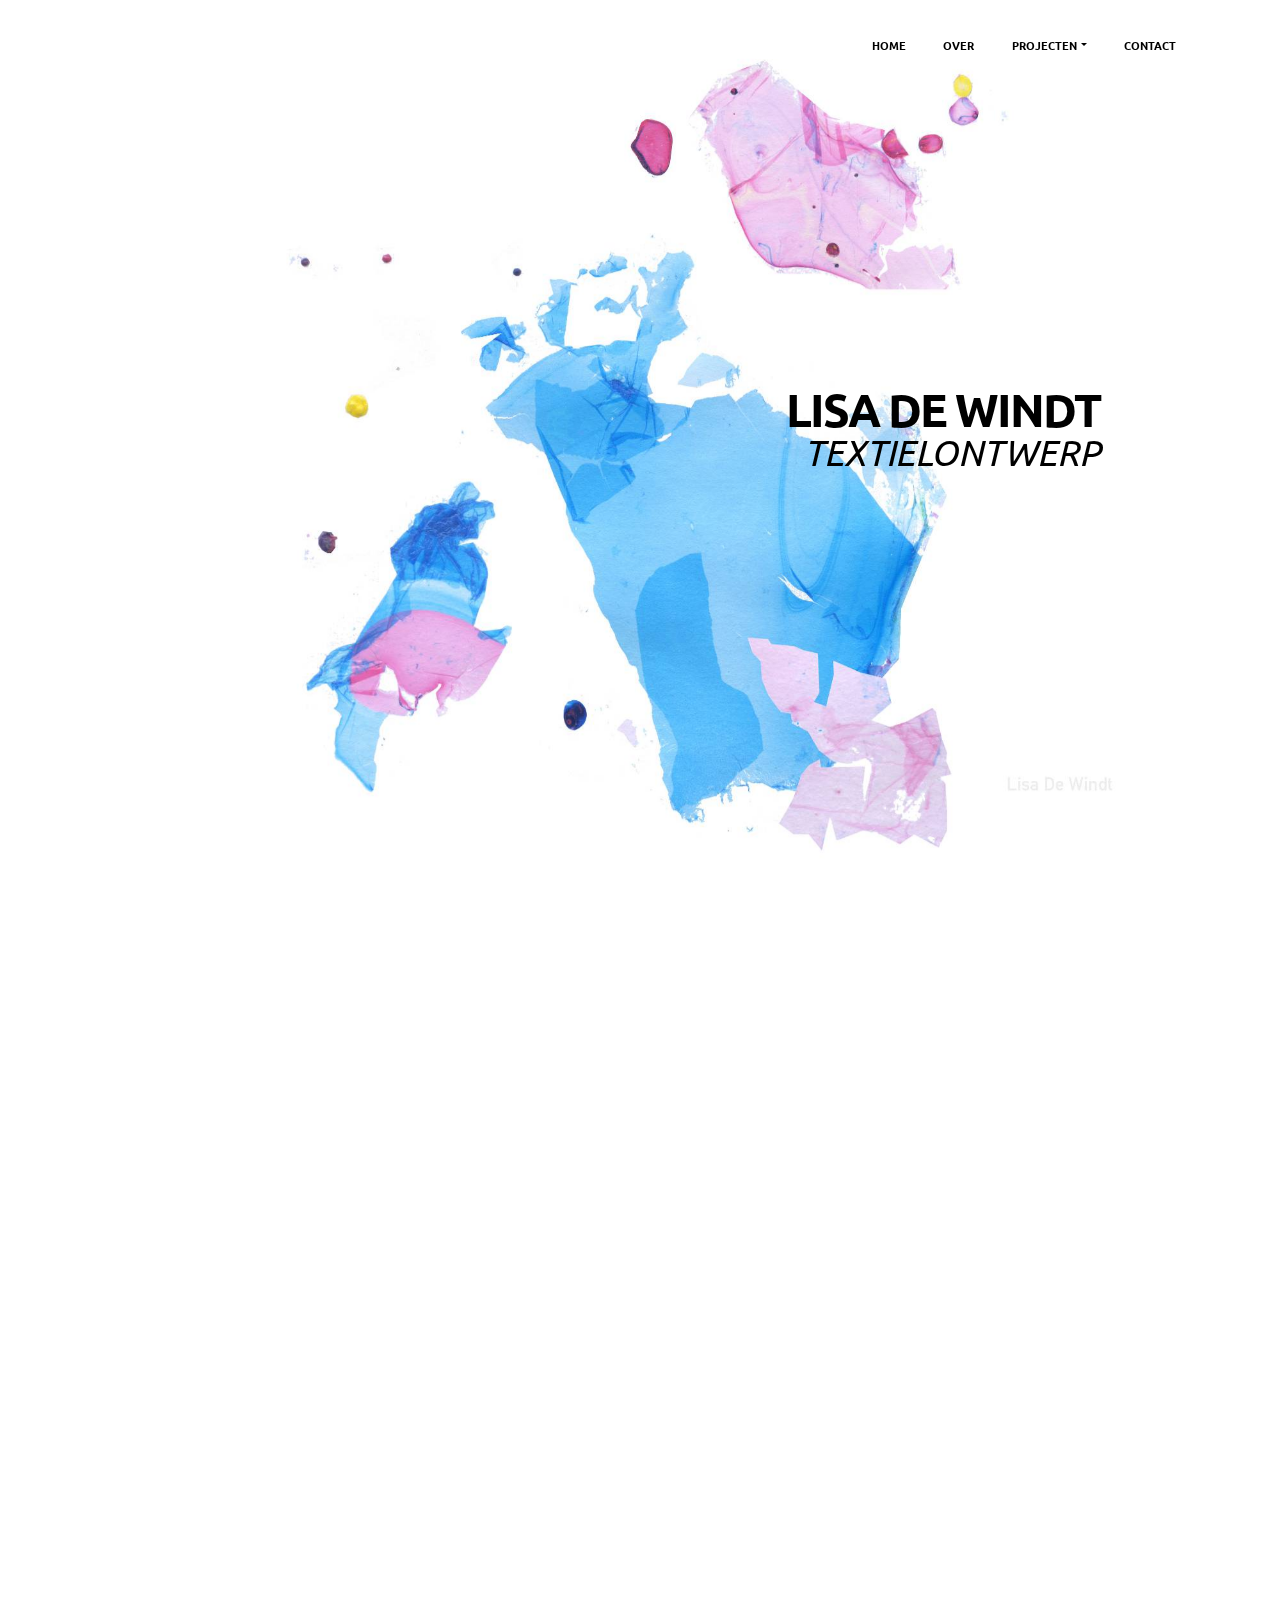
<file: index.html>
<!DOCTYPE html>
<html>
<head>
  <!-- Site made with Mobirise Website Builder v3.6.4, https://mobirise.com -->
  <meta charset="UTF-8">
  <meta http-equiv="X-UA-Compatible" content="IE=edge">
  <meta name="generator" content="Mobirise v3.6.4, mobirise.com">
  <meta name="viewport" content="width=device-width, initial-scale=1">
  <link rel="shortcut icon" href="assets/images/logo.png" type="image/x-icon">
  <meta name="description" content="Lisa De Windt, 2016">
  <title>Portfolio Lisa De Windt</title>
  <link rel="stylesheet" href="https://fonts.googleapis.com/css?family=Lora:400,700,400italic,700italic&amp;subset=latin">
  <link rel="stylesheet" href="https://fonts.googleapis.com/css?family=Montserrat:400,700">
  <link rel="stylesheet" href="https://fonts.googleapis.com/css?family=Raleway:400,100,200,300,500,600,700,800,900">
  <link rel="stylesheet" href="assets/et-line-font-plugin/style.css">
  <link rel="stylesheet" href="assets/bootstrap-material-design-font/css/material.css">
  <link rel="stylesheet" href="assets/tether/tether.min.css">
  <link rel="stylesheet" href="assets/bootstrap/css/bootstrap.min.css">
  <link rel="stylesheet" href="assets/socicon/css/socicon.min.css">
  <link rel="stylesheet" href="assets/animate.css/animate.min.css">
  <link rel="stylesheet" href="assets/dropdown/css/style.css">
  <link rel="stylesheet" href="assets/theme/css/style.css">
  <link rel="stylesheet" href="assets/mobirise-gallery/style.css">
  <link rel="stylesheet" href="assets/mobirise/css/mbr-additional.css" type="text/css">
  
  
  
</head>
<body>
<section id="index-menu-0">

    <nav class="navbar navbar-dropdown bg-color transparent navbar-fixed-top">
        <div class="container">

            <div class="mbr-table">
                
                <div class="mbr-table-cell">

                    <button class="navbar-toggler pull-xs-right hidden-md-up" type="button" data-toggle="collapse" data-target="#exCollapsingNavbar">
                        <div class="hamburger-icon"></div>
                    </button>

                    <ul class="nav-dropdown collapse pull-xs-right nav navbar-nav navbar-toggleable-sm" id="exCollapsingNavbar"><li class="nav-item"><a class="nav-link link" href="index.html">HOME</a></li><li class="nav-item"><a class="nav-link link" href="index.html#index-header1-1">OVER</a></li><li class="nav-item dropdown"><a class="nav-link link dropdown-toggle" href="index.html#index-gallery3-0" data-toggle="dropdown-submenu" aria-expanded="false">PROJECTEN</a><div class="dropdown-menu"><a class="dropdown-item" href="index.html#index-gallery3-0">ALLE</a><a class="dropdown-item" href="patroon.html">PATROON<br></a><a class="dropdown-item" href="lengtebreedtekruispunt.html">LENGTE BREEDTE KTUISPUNT</a><a class="dropdown-item" href="publicsecret.html">PUBLIC SECRET<br></a><a class="dropdown-item" href="samesame.html">SAME SAME</a><a class="dropdown-item" href="azilal.html">AZILAL WEEFSELS</a><a class="dropdown-item" href="motief.html">TEXTIEL MOTIEF</a><a class="dropdown-item" href="sok.html">SOK</a></div></li><li class="nav-item"><a class="nav-link link" href="contact.html">CONTACT</a></li></ul>
                    <button hidden="" class="navbar-toggler navbar-close" type="button" data-toggle="collapse" data-target="#exCollapsingNavbar">
                        <div class="close-icon"></div>
                    </button>

                </div>
            </div>

        </div>
    </nav>

</section>

<section class="engine"><a rel="external" href="https://mobirise.com">easy responsive web site creator software</a></section><section class="mbr-section mbr-section-hero mbr-section-full mbr-parallax-background mbr-after-navbar" id="index-header1-0" style="background-image: url(assets/images/bordurenkopie-2000x1414-89.jpg);">

    

    <div class="mbr-table-cell">

        <div class="container">
            <div class="row">
                <div class="mbr-section col-md-10 col-md-offset-1 text-xs-center">

                    <h1 class="mbr-section-title display-1"><p>&nbsp; LISA&nbsp;DE WINDT</p></h1>
                    <p class="mbr-section-lead lead">TEXTIELONTWERP</p>
                    
                </div>
            </div>
        </div>
    </div>

    

</section>

<section class="mbr-section mbr-section-hero mbr-section-full" id="index-header1-1" style="background-color: rgb(255, 255, 255);">

    

    <div class="mbr-table-cell">

        <div class="container">
            <div class="row">
                <div class="mbr-section col-md-10 col-md-offset-1 text-xs-center">

                    <h1 class="mbr-section-title display-1">HALLO</h1>
                    <p class="mbr-section-lead lead">...<br>Mijn naam is Lisa De Windt. Ik ben 22 jaar oud en woon in Gent.<br><br>Op dit moment studeer ik Textielontwerp op LUCA School of Arts.<br><br>Ik hou van kleur, textuur en contrast.<br></p>
                    
                </div>
            </div>
        </div>
    </div>

    

</section>

<section class="mbr-gallery mbr-section mbr-section-nopadding mbr-slider-carousel" id="index-gallery3-0" data-filter="true" style="background-color: rgb(255, 255, 255); padding-top: 3rem; padding-bottom: 3rem;">
    <!-- Filter -->
    <div class="mbr-gallery-filter container gallery-filter-active gallery-filter__bg">
    </div>

    <!-- Gallery -->
    <div class="mbr-gallery-row container">
        <div class=" mbr-gallery-layout-default">
            <div>
                <div>
                    <div class="mbr-gallery-item mbr-gallery-item__mobirise3 mbr-gallery-item--p6" data-tags="PATROON" data-video-url="false">
                        <div href="#lb-index-gallery3-0" data-slide-to="0" data-toggle="modal">
                            
                            

                            <img alt="" src="assets/images/foto-2000x1916-24-2000x1916-79.jpg">
                            
                            <span class="icon-focus"></span>
                            
                        </div>
                    </div><div class="mbr-gallery-item mbr-gallery-item__mobirise3 mbr-gallery-item--p6" data-tags="MOTIEF" data-video-url="false">
                        <div href="#lb-index-gallery3-0" data-slide-to="1" data-toggle="modal">
                            
                            

                            <img alt="" src="assets/images/img-1512-2000x1500-51-2000x1500-55.jpg">
                            
                            <span class="icon-focus"></span>
                            
                        </div>
                    </div><div class="mbr-gallery-item mbr-gallery-item__mobirise3 mbr-gallery-item--p6" data-tags="SAME SAME" data-video-url="false">
                        <div href="#lb-index-gallery3-0" data-slide-to="2" data-toggle="modal">
                            
                            

                            <img alt="" src="assets/images/cover-2000x1682-99-2000x1682-27.jpg">
                            
                            <span class="icon-focus"></span>
                            
                        </div>
                    </div><div class="mbr-gallery-item mbr-gallery-item__mobirise3 mbr-gallery-item--p6" data-tags="PATROON" data-video-url="false">
                        <div href="#lb-index-gallery3-0" data-slide-to="3" data-toggle="modal">
                            
                            

                            <img alt="" src="assets/images/pdwn021-2000x2752-74-2000x2752-37.jpg">
                            
                            <span class="icon-focus"></span>
                            
                        </div>
                    </div><div class="mbr-gallery-item mbr-gallery-item__mobirise3 mbr-gallery-item--p6" data-tags="L B K" data-video-url="false">
                        <div href="#lb-index-gallery3-0" data-slide-to="4" data-toggle="modal">
                            
                            

                            <img alt="" src="assets/images/web-weefsel-2000x2666-77-2000x2666-11.jpg">
                            
                            <span class="icon-focus"></span>
                            
                        </div>
                    </div><div class="mbr-gallery-item mbr-gallery-item__mobirise3 mbr-gallery-item--p6" data-tags="PUBLIC SECRET" data-video-url="false">
                        <div href="#lb-index-gallery3-0" data-slide-to="5" data-toggle="modal">
                            
                            

                            <img alt="" src="assets/images/img-1636-2000x1500-0-2000x1500-46.jpg">
                            
                            <span class="icon-focus"></span>
                            
                        </div>
                    </div><div class="mbr-gallery-item mbr-gallery-item__mobirise3 mbr-gallery-item--p6" data-tags="AZILAL " data-video-url="false">
                        <div href="#lb-index-gallery3-0" data-slide-to="6" data-toggle="modal">
                            
                            

                            <img alt="" src="assets/images/img-1555-2000x2666-42-2000x2666-77.jpg">
                            
                            <span class="icon-focus"></span>
                            
                        </div>
                    </div><div class="mbr-gallery-item mbr-gallery-item__mobirise3 mbr-gallery-item--p6" data-tags="SOK" data-video-url="false">
                        <div href="#lb-index-gallery3-0" data-slide-to="7" data-toggle="modal">
                            
                            

                            <img alt="" src="assets/images/img-2014-2000x1500-78-2000x1500-53.jpg">
                            
                            <span class="icon-focus"></span>
                            
                        </div>
                    </div><div class="mbr-gallery-item mbr-gallery-item__mobirise3 mbr-gallery-item--p6" data-tags="SOK" data-video-url="false">
                        <div href="#lb-index-gallery3-0" data-slide-to="8" data-toggle="modal">
                            
                            

                            <img alt="" src="assets/images/img-2024-2000x1500-60-2000x1500-53.jpg">
                            
                            <span class="icon-focus"></span>
                            
                        </div>
                    </div><div class="mbr-gallery-item mbr-gallery-item__mobirise3 mbr-gallery-item--p6" data-tags="SOK" data-video-url="false">
                        <div href="#lb-index-gallery3-0" data-slide-to="9" data-toggle="modal">
                            
                            

                            <img alt="" src="assets/images/img-2006-2000x1500-22-2000x1500-14.jpg">
                            
                            <span class="icon-focus"></span>
                            
                        </div>
                    </div><div class="mbr-gallery-item mbr-gallery-item__mobirise3 mbr-gallery-item--p6" data-tags="SOK" data-video-url="false">
                        <div href="#lb-index-gallery3-0" data-slide-to="10" data-toggle="modal">
                            
                            

                            <img alt="" src="assets/images/img-2040-2000x1500-61-2000x1500-88.jpg">
                            
                            <span class="icon-focus"></span>
                            
                        </div>
                    </div><div class="mbr-gallery-item mbr-gallery-item__mobirise3 mbr-gallery-item--p6" data-tags="SOK" data-video-url="false">
                        <div href="#lb-index-gallery3-0" data-slide-to="11" data-toggle="modal">
                            
                            

                            <img alt="" src="assets/images/img-2052-2000x1500-96-2000x1500-58.jpg">
                            
                            <span class="icon-focus"></span>
                            
                        </div>
                    </div>
                </div>
            </div>
            <div class="clearfix"></div>
        </div>
    </div>

    <!-- Lightbox -->
    <div data-app-prevent-settings="" class="mbr-slider modal fade carousel slide" tabindex="-1" data-keyboard="true" data-interval="false" id="lb-index-gallery3-0">
        <div class="modal-dialog">
            <div class="modal-content">
                <div class="modal-body">
                    <ol class="carousel-indicators">
                        <li data-app-prevent-settings="" data-target="#lb-index-gallery3-0" data-slide-to="0"></li><li data-app-prevent-settings="" data-target="#lb-index-gallery3-0" data-slide-to="1"></li><li data-app-prevent-settings="" data-target="#lb-index-gallery3-0" data-slide-to="2"></li><li data-app-prevent-settings="" data-target="#lb-index-gallery3-0" data-slide-to="3"></li><li data-app-prevent-settings="" data-target="#lb-index-gallery3-0" class=" active" data-slide-to="4"></li><li data-app-prevent-settings="" data-target="#lb-index-gallery3-0" data-slide-to="5"></li><li data-app-prevent-settings="" data-target="#lb-index-gallery3-0" data-slide-to="6"></li><li data-app-prevent-settings="" data-target="#lb-index-gallery3-0" data-slide-to="7"></li><li data-app-prevent-settings="" data-target="#lb-index-gallery3-0" data-slide-to="8"></li><li data-app-prevent-settings="" data-target="#lb-index-gallery3-0" data-slide-to="9"></li><li data-app-prevent-settings="" data-target="#lb-index-gallery3-0" data-slide-to="10"></li><li data-app-prevent-settings="" data-target="#lb-index-gallery3-0" data-slide-to="11"></li>
                    </ol>
                    <div class="carousel-inner">
                        <div class="carousel-item">
                            <img alt="" src="assets/images/foto-2000x1916-24.jpg">
                        </div><div class="carousel-item">
                            <img alt="" src="assets/images/img-1512-2000x1500-51.jpg">
                        </div><div class="carousel-item">
                            <img alt="" src="assets/images/cover-2000x1682-99.jpg">
                        </div><div class="carousel-item">
                            <img alt="" src="assets/images/pdwn021-2000x2752-74.jpg">
                        </div><div class="carousel-item active">
                            <img alt="" src="assets/images/web-weefsel-2000x2666-77.jpg">
                        </div><div class="carousel-item">
                            <img alt="" src="assets/images/img-1636-2000x1500-0.jpg">
                        </div><div class="carousel-item">
                            <img alt="" src="assets/images/img-1555-2000x2666-42.jpg">
                        </div><div class="carousel-item">
                            <img alt="" src="assets/images/img-2014-2000x1500-78.jpg">
                        </div><div class="carousel-item">
                            <img alt="" src="assets/images/img-2024-2000x1500-60.jpg">
                        </div><div class="carousel-item">
                            <img alt="" src="assets/images/img-2006-2000x1500-22.jpg">
                        </div><div class="carousel-item">
                            <img alt="" src="assets/images/img-2040-2000x1500-61.jpg">
                        </div><div class="carousel-item">
                            <img alt="" src="assets/images/img-2052-2000x1500-96.jpg">
                        </div>
                    </div>
                    <a class="left carousel-control" role="button" data-slide="prev" href="#lb-index-gallery3-0">
                        <span class="icon-prev" aria-hidden="true"></span>
                        <span class="sr-only">Previous</span>
                    </a>
                    <a class="right carousel-control" role="button" data-slide="next" href="#lb-index-gallery3-0">
                        <span class="icon-next" aria-hidden="true"></span>
                        <span class="sr-only">Next</span>
                    </a>

                    <a class="close" href="#" role="button" data-dismiss="modal">
                        <span aria-hidden="true">×</span>
                        <span class="sr-only">Close</span>
                    </a>
                </div>
            </div>
        </div>
    </div>
</section>

<section class="mbr-section mbr-section-md-padding" id="index-social-buttons1-0" style="background-color: rgb(255, 255, 255); padding-top: 120px; padding-bottom: 90px;">
    
    <div class="container">
        <div class="row">
            <div class="col-md-8 col-md-offset-2 text-xs-center">
                <h3 class="mbr-section-title display-2"><p><a href="contact.html" class="text-black">CONTACT + INFO</a></p></h3>
                <div>

                  <div class="mbr-social-likes" data-counters="false">
                    
                    
                    
                    
                    
                  </div>

                </div>
            </div>
        </div>
    </div>
</section>


  <script src="assets/web/assets/jquery/jquery.min.js"></script>
  <script src="assets/tether/tether.min.js"></script>
  <script src="assets/bootstrap/js/bootstrap.min.js"></script>
  <script src="assets/smooth-scroll/SmoothScroll.js"></script>
  <script src="assets/viewportChecker/jquery.viewportchecker.js"></script>
  <script src="assets/dropdown/js/script.min.js"></script>
  <script src="assets/touchSwipe/jquery.touchSwipe.min.js"></script>
  <script src="assets/jarallax/jarallax.js"></script>
  <script src="assets/masonry/masonry.pkgd.min.js"></script>
  <script src="assets/imagesloaded/imagesloaded.pkgd.min.js"></script>
  <script src="assets/bootstrap-carousel-swipe/bootstrap-carousel-swipe.js"></script>
  <script src="assets/social-likes/social-likes.js"></script>
  <script src="assets/theme/js/script.js"></script>
  <script src="assets/mobirise-gallery/script.js"></script>
  
  
  <input name="animation" type="hidden">
  </body>
</html>
</file>
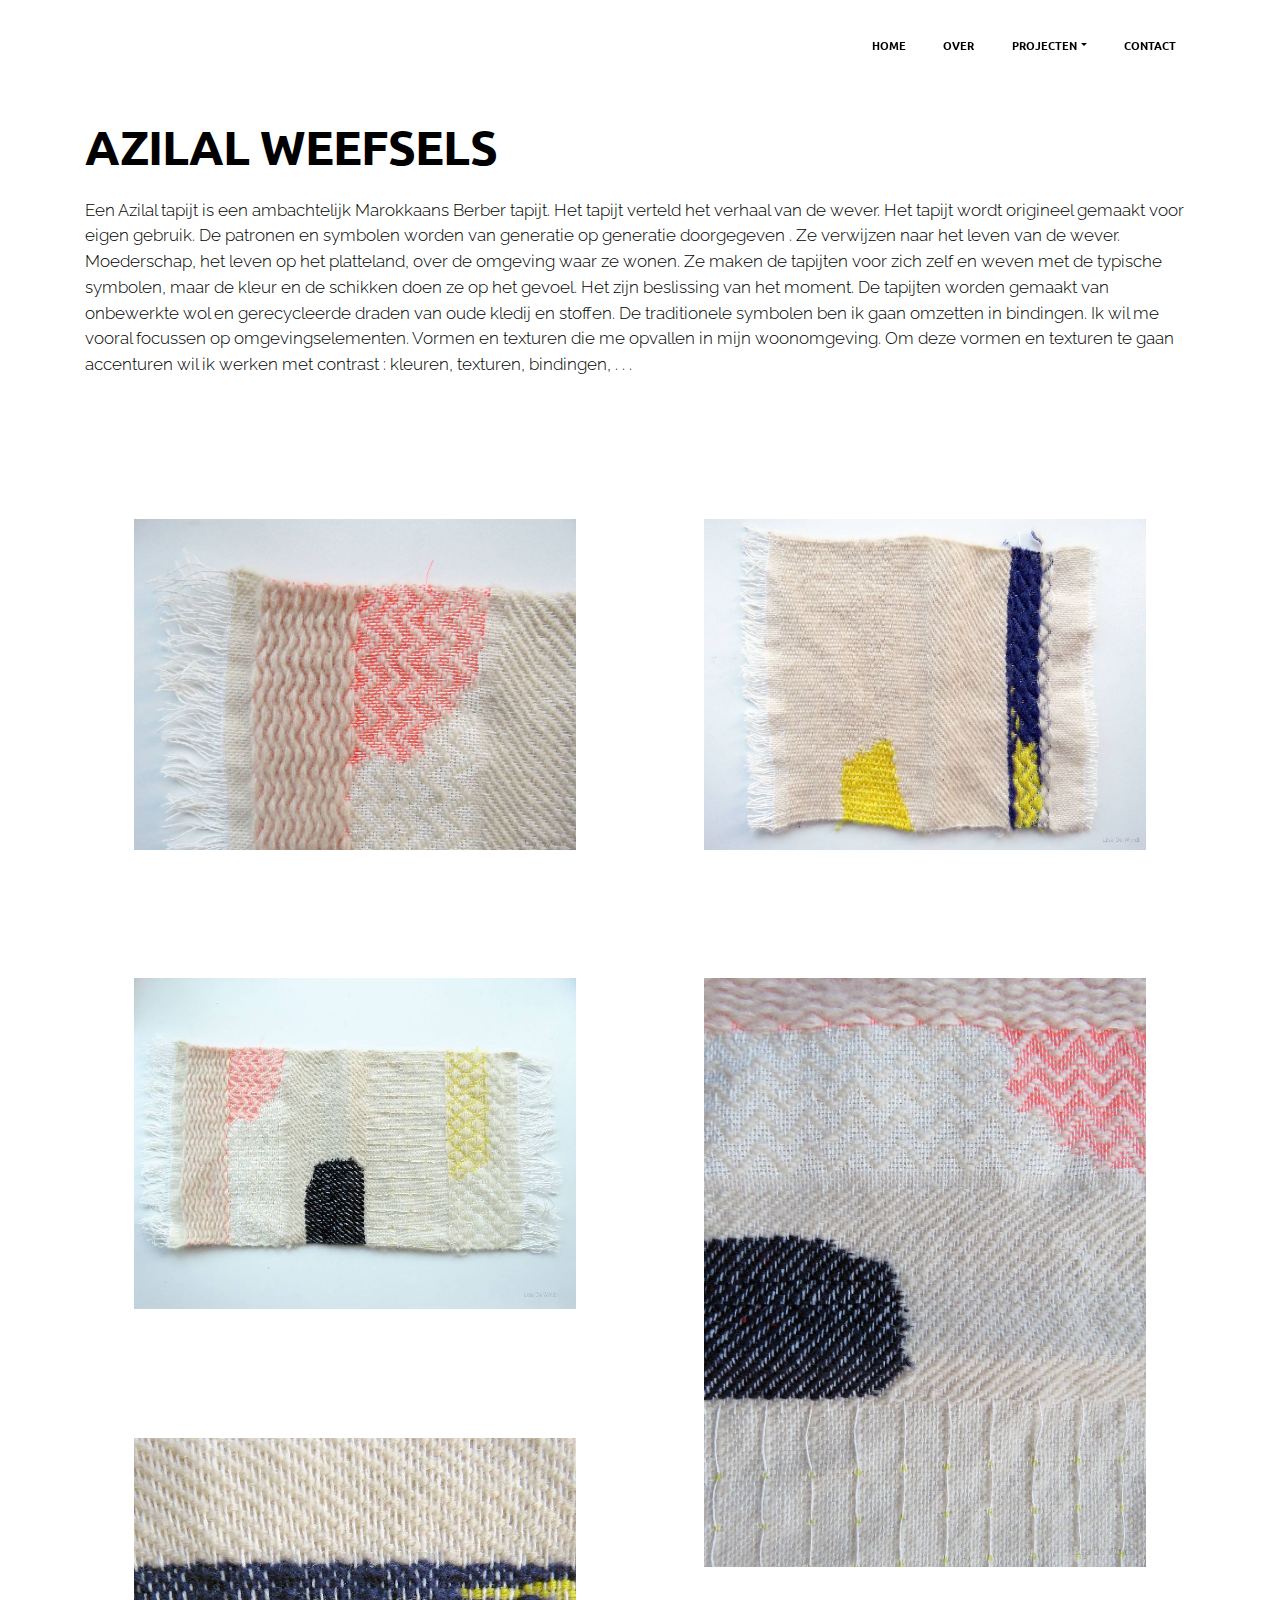
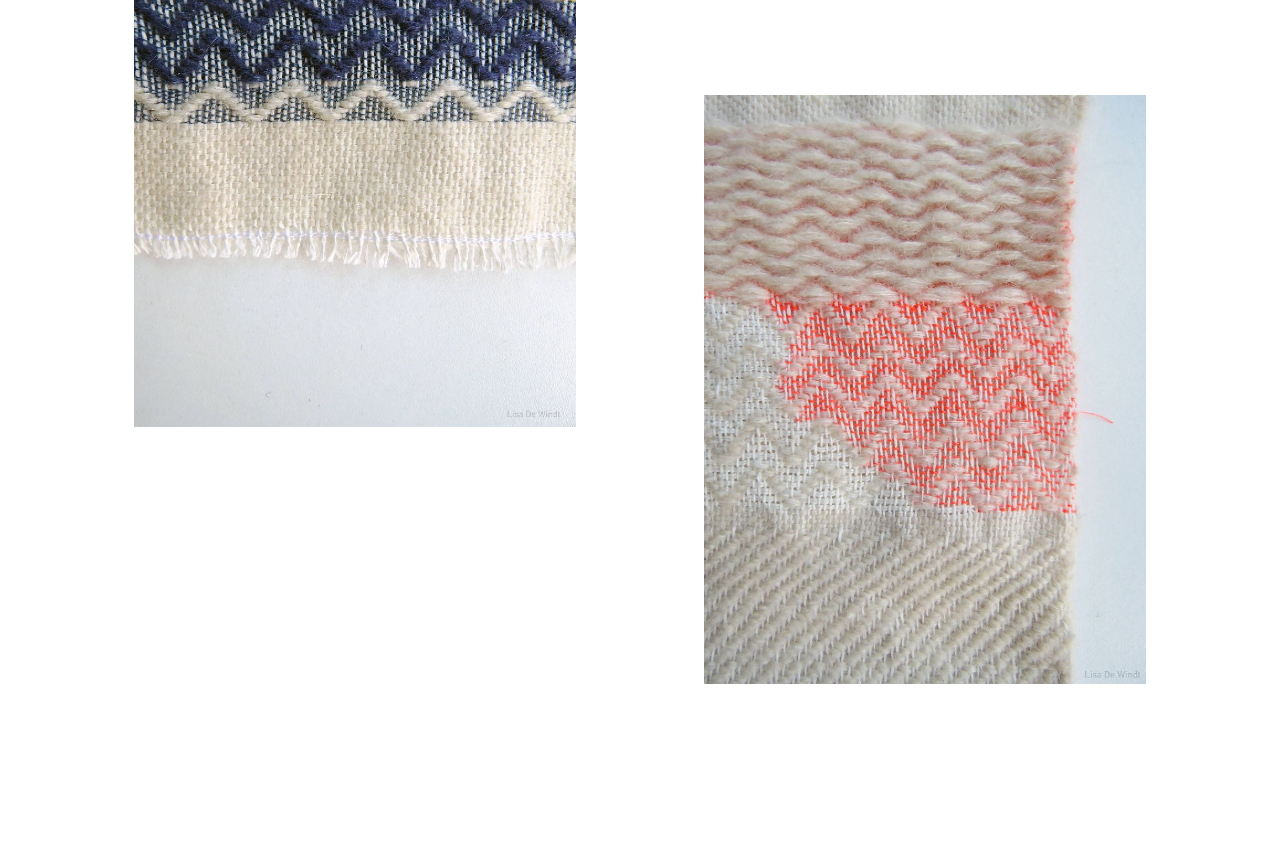
<file: azilal.html>
<!DOCTYPE html>
<html>
<head>
  <!-- Site made with Mobirise Website Builder v3.6.4, https://mobirise.com -->
  <meta charset="UTF-8">
  <meta http-equiv="X-UA-Compatible" content="IE=edge">
  <meta name="generator" content="Mobirise v3.6.4, mobirise.com">
  <meta name="viewport" content="width=device-width, initial-scale=1">
  <link rel="shortcut icon" href="assets/images/logo.png" type="image/x-icon">
  <meta name="description" content="Lisa De Windt, 2016">
  
  <link rel="stylesheet" href="https://fonts.googleapis.com/css?family=Lora:400,700,400italic,700italic&amp;subset=latin">
  <link rel="stylesheet" href="https://fonts.googleapis.com/css?family=Montserrat:400,700">
  <link rel="stylesheet" href="https://fonts.googleapis.com/css?family=Raleway:400,100,200,300,500,600,700,800,900">
  <link rel="stylesheet" href="assets/et-line-font-plugin/style.css">
  <link rel="stylesheet" href="assets/bootstrap-material-design-font/css/material.css">
  <link rel="stylesheet" href="assets/tether/tether.min.css">
  <link rel="stylesheet" href="assets/bootstrap/css/bootstrap.min.css">
  <link rel="stylesheet" href="assets/socicon/css/socicon.min.css">
  <link rel="stylesheet" href="assets/animate.css/animate.min.css">
  <link rel="stylesheet" href="assets/dropdown/css/style.css">
  <link rel="stylesheet" href="assets/theme/css/style.css">
  <link rel="stylesheet" href="assets/mobirise-gallery/style.css">
  <link rel="stylesheet" href="assets/mobirise/css/mbr-additional.css" type="text/css">
  
  
  
</head>
<body>
<section id="page3-menu-0">

    <nav class="navbar navbar-dropdown bg-color transparent navbar-fixed-top">
        <div class="container">

            <div class="mbr-table">
                
                <div class="mbr-table-cell">

                    <button class="navbar-toggler pull-xs-right hidden-md-up" type="button" data-toggle="collapse" data-target="#exCollapsingNavbar">
                        <div class="hamburger-icon"></div>
                    </button>

                    <ul class="nav-dropdown collapse pull-xs-right nav navbar-nav navbar-toggleable-sm" id="exCollapsingNavbar"><li class="nav-item"><a class="nav-link link" href="index.html">HOME</a></li><li class="nav-item"><a class="nav-link link" href="index.html#index-header1-1">OVER</a></li><li class="nav-item dropdown"><a class="nav-link link dropdown-toggle" href="index.html#index-gallery3-0" data-toggle="dropdown-submenu" aria-expanded="false">PROJECTEN</a><div class="dropdown-menu"><a class="dropdown-item" href="index.html#index-gallery3-0">ALLE</a><a class="dropdown-item" href="patroon.html">PATROON<br></a><a class="dropdown-item" href="lengtebreedtekruispunt.html">LENGTE BREEDTE KTUISPUNT</a><a class="dropdown-item" href="publicsecret.html">PUBLIC SECRET<br></a><a class="dropdown-item" href="samesame.html">SAME SAME</a><a class="dropdown-item" href="azilal.html">AZILAL WEEFSELS</a><a class="dropdown-item" href="motief.html">TEXTIEL MOTIEF</a><a class="dropdown-item" href="sok.html">SOK</a></div></li><li class="nav-item"><a class="nav-link link" href="contact.html">CONTACT</a></li></ul>
                    <button hidden="" class="navbar-toggler navbar-close" type="button" data-toggle="collapse" data-target="#exCollapsingNavbar">
                        <div class="close-icon"></div>
                    </button>

                </div>
            </div>

        </div>
    </nav>

</section>

<section class="engine"><a rel="external" href="https://mobirise.com">easy website development</a></section><section class="mbr-section mbr-after-navbar" id="azilal_-content5-0" style="background-color: rgb(255, 255, 255); padding-top: 120px; padding-bottom: 40px;">

    

    <div class="container">
        <h3 class="mbr-section-title display-2">AZILAL WEEFSELS</h3>
        <div class="lead"><p>Een Azilal tapijt is een ambachtelijk Marokkaans Berber tapijt.
 Het tapijt verteld het verhaal van de wever. Het tapijt wordt
 origineel gemaakt voor eigen gebruik. De patronen en symbolen
worden van generatie op generatie doorgegeven . Ze verwijzen 
naar het leven van de wever. Moederschap, het leven op het
platteland, over de omgeving waar ze wonen. Ze maken de
tapijten voor zich zelf en weven met de typische symbolen, maar 
de kleur en de schikken doen ze op het gevoel. Het zijn beslissing van het
 moment.
 De tapijten worden gemaakt van onbewerkte wol en
gerecycleerde draden van oude kledij en stoffen. De traditionele symbolen ben ik gaan omzetten in bindingen. Ik wil me vooral focussen op omgevingselementen. Vormen en
 texturen die me opvallen in mijn woonomgeving.
 Om deze vormen en texturen te gaan accenturen wil ik werken
met contrast : kleuren, texturen, bindingen, . . .</p></div>
    </div>

</section>

<section class="mbr-gallery mbr-section mbr-section-nopadding mbr-slider-carousel" id="azilal_-gallery2-0" data-filter="false" style="padding-top: 0rem; padding-bottom: 6rem;">
    <!-- Filter -->
    

    <!-- Gallery -->
    <div class="mbr-gallery-row container">
        <div class=" mbr-gallery-layout-default">
            <div>
                <div>
                    <div class="mbr-gallery-item mbr-gallery-item__mobirise3 mbr-gallery-item--p4" data-tags="Awesome" data-video-url="false">
                        <div href="#lb-azilal_-gallery2-0" data-slide-to="0" data-toggle="modal">
                            
                            

                            <img alt="" src="assets/images/img-1551-2000x1500-99-2000x1500-69.jpg">
                            
                            <span class="icon-focus"></span>
                            
                        </div>
                    </div><div class="mbr-gallery-item mbr-gallery-item__mobirise3 mbr-gallery-item--p4" data-tags="Responsive" data-video-url="false">
                        <div href="#lb-azilal_-gallery2-0" data-slide-to="1" data-toggle="modal">
                            
                            

                            <img alt="" src="assets/images/img-1568-2000x1500-84-2000x1500-87.jpg">
                            
                            <span class="icon-focus"></span>
                            
                        </div>
                    </div><div class="mbr-gallery-item mbr-gallery-item__mobirise3 mbr-gallery-item--p4" data-tags="Creative" data-video-url="false">
                        <div href="#lb-azilal_-gallery2-0" data-slide-to="2" data-toggle="modal">
                            
                            

                            <img alt="" src="assets/images/img-1549-2000x1500-69-2000x1500-91.jpg">
                            
                            <span class="icon-focus"></span>
                            
                        </div>
                    </div><div class="mbr-gallery-item mbr-gallery-item__mobirise3 mbr-gallery-item--p4" data-tags="Animated" data-video-url="false">
                        <div href="#lb-azilal_-gallery2-0" data-slide-to="3" data-toggle="modal">
                            
                            

                            <img alt="" src="assets/images/img-1555-2000x2666-29-2000x2666-35.jpg">
                            
                            <span class="icon-focus"></span>
                            
                        </div>
                    </div><div class="mbr-gallery-item mbr-gallery-item__mobirise3 mbr-gallery-item--p4" data-tags="Awesome" data-video-url="false">
                        <div href="#lb-azilal_-gallery2-0" data-slide-to="4" data-toggle="modal">
                            
                            

                            <img alt="" src="assets/images/img-1574-2000x2666-39-2000x2666-54.jpg">
                            
                            <span class="icon-focus"></span>
                            
                        </div>
                    </div><div class="mbr-gallery-item mbr-gallery-item__mobirise3 mbr-gallery-item--p4" data-tags="Beautiful" data-video-url="false">
                        <div href="#lb-azilal_-gallery2-0" data-slide-to="5" data-toggle="modal">
                            
                            

                            <img alt="" src="assets/images/img-1565-2000x2666-29-2000x2666-88.jpg">
                            
                            <span class="icon-focus"></span>
                            
                        </div>
                    </div>
                </div>
            </div>
            <div class="clearfix"></div>
        </div>
    </div>

    <!-- Lightbox -->
    <div data-app-prevent-settings="" class="mbr-slider modal fade carousel slide" tabindex="-1" data-keyboard="true" data-interval="false" id="lb-azilal_-gallery2-0">
        <div class="modal-dialog">
            <div class="modal-content">
                <div class="modal-body">
                    <ol class="carousel-indicators">
                        <li data-app-prevent-settings="" data-target="#lb-azilal_-gallery2-0" data-slide-to="0"></li><li data-app-prevent-settings="" data-target="#lb-azilal_-gallery2-0" data-slide-to="1"></li><li data-app-prevent-settings="" data-target="#lb-azilal_-gallery2-0" data-slide-to="2"></li><li data-app-prevent-settings="" data-target="#lb-azilal_-gallery2-0" data-slide-to="3"></li><li data-app-prevent-settings="" data-target="#lb-azilal_-gallery2-0" data-slide-to="4"></li><li data-app-prevent-settings="" data-target="#lb-azilal_-gallery2-0" class=" active" data-slide-to="5"></li>
                    </ol>
                    <div class="carousel-inner">
                        <div class="carousel-item">
                            <img alt="" src="assets/images/img-1551-2000x1500-99.jpg">
                        </div><div class="carousel-item">
                            <img alt="" src="assets/images/img-1568-2000x1500-84.jpg">
                        </div><div class="carousel-item">
                            <img alt="" src="assets/images/img-1549-2000x1500-69.jpg">
                        </div><div class="carousel-item">
                            <img alt="" src="assets/images/img-1555-2000x2666-29.jpg">
                        </div><div class="carousel-item">
                            <img alt="" src="assets/images/img-1574-2000x2666-39.jpg">
                        </div><div class="carousel-item active">
                            <img alt="" src="assets/images/img-1565-2000x2666-29.jpg">
                        </div>
                    </div>
                    <a class="left carousel-control" role="button" data-slide="prev" href="#lb-azilal_-gallery2-0">
                        <span class="icon-prev" aria-hidden="true"></span>
                        <span class="sr-only">Previous</span>
                    </a>
                    <a class="right carousel-control" role="button" data-slide="next" href="#lb-azilal_-gallery2-0">
                        <span class="icon-next" aria-hidden="true"></span>
                        <span class="sr-only">Next</span>
                    </a>

                    <a class="close" href="#" role="button" data-dismiss="modal">
                        <span aria-hidden="true">×</span>
                        <span class="sr-only">Close</span>
                    </a>
                </div>
            </div>
        </div>
    </div>
</section>


  <script src="assets/web/assets/jquery/jquery.min.js"></script>
  <script src="assets/tether/tether.min.js"></script>
  <script src="assets/bootstrap/js/bootstrap.min.js"></script>
  <script src="assets/smooth-scroll/SmoothScroll.js"></script>
  <script src="assets/viewportChecker/jquery.viewportchecker.js"></script>
  <script src="assets/dropdown/js/script.min.js"></script>
  <script src="assets/touchSwipe/jquery.touchSwipe.min.js"></script>
  <script src="assets/masonry/masonry.pkgd.min.js"></script>
  <script src="assets/imagesloaded/imagesloaded.pkgd.min.js"></script>
  <script src="assets/bootstrap-carousel-swipe/bootstrap-carousel-swipe.js"></script>
  <script src="assets/theme/js/script.js"></script>
  <script src="assets/mobirise-gallery/script.js"></script>
  
  
  <input name="animation" type="hidden">
  </body>
</html>
</file>
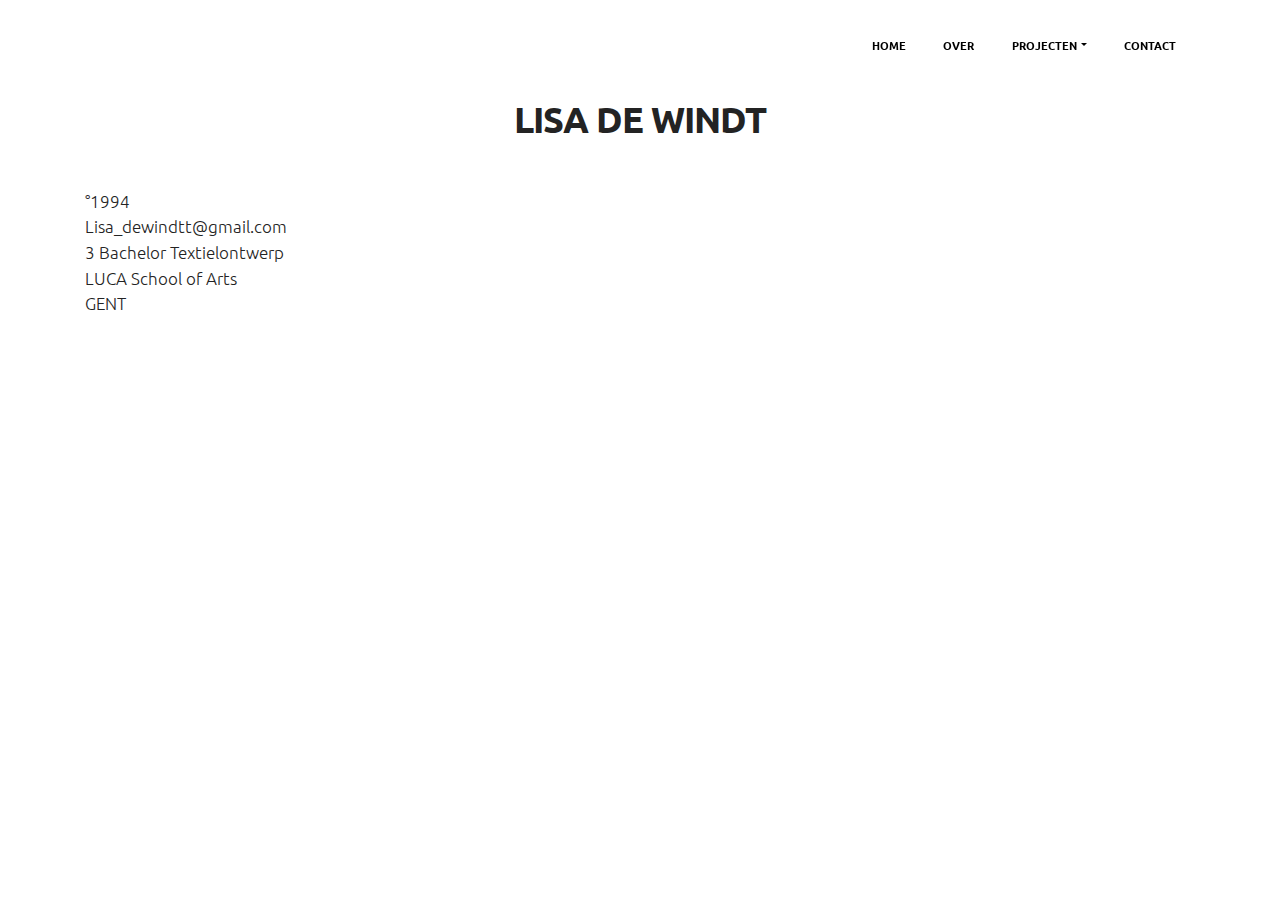
<file: contact.html>
<!DOCTYPE html>
<html>
<head>
  <!-- Site made with Mobirise Website Builder v3.6.4, https://mobirise.com -->
  <meta charset="UTF-8">
  <meta http-equiv="X-UA-Compatible" content="IE=edge">
  <meta name="generator" content="Mobirise v3.6.4, mobirise.com">
  <meta name="viewport" content="width=device-width, initial-scale=1">
  <link rel="shortcut icon" href="assets/images/logo.png" type="image/x-icon">
  <meta name="description" content="Lisa De Windt, 2016">
  
  <link rel="stylesheet" href="https://fonts.googleapis.com/css?family=Lora:400,700,400italic,700italic&amp;subset=latin">
  <link rel="stylesheet" href="https://fonts.googleapis.com/css?family=Montserrat:400,700">
  <link rel="stylesheet" href="https://fonts.googleapis.com/css?family=Raleway:400,100,200,300,500,600,700,800,900">
  <link rel="stylesheet" href="assets/et-line-font-plugin/style.css">
  <link rel="stylesheet" href="assets/bootstrap-material-design-font/css/material.css">
  <link rel="stylesheet" href="assets/tether/tether.min.css">
  <link rel="stylesheet" href="assets/bootstrap/css/bootstrap.min.css">
  <link rel="stylesheet" href="assets/socicon/css/socicon.min.css">
  <link rel="stylesheet" href="assets/animate.css/animate.min.css">
  <link rel="stylesheet" href="assets/dropdown/css/style.css">
  <link rel="stylesheet" href="assets/theme/css/style.css">
  <link rel="stylesheet" href="assets/mobirise/css/mbr-additional.css" type="text/css">
  
  
  
</head>
<body>
<section id="page1-menu-0">

    <nav class="navbar navbar-dropdown bg-color transparent navbar-fixed-top">
        <div class="container">

            <div class="mbr-table">
                
                <div class="mbr-table-cell">

                    <button class="navbar-toggler pull-xs-right hidden-md-up" type="button" data-toggle="collapse" data-target="#exCollapsingNavbar">
                        <div class="hamburger-icon"></div>
                    </button>

                    <ul class="nav-dropdown collapse pull-xs-right nav navbar-nav navbar-toggleable-sm" id="exCollapsingNavbar"><li class="nav-item"><a class="nav-link link" href="index.html">HOME</a></li><li class="nav-item"><a class="nav-link link" href="index.html#index-header1-1">OVER</a></li><li class="nav-item dropdown"><a class="nav-link link dropdown-toggle" href="index.html#index-gallery3-0" data-toggle="dropdown-submenu" aria-expanded="false">PROJECTEN</a><div class="dropdown-menu"><a class="dropdown-item" href="index.html#index-gallery3-0">ALLE</a><a class="dropdown-item" href="patroon.html">PATROON<br></a><a class="dropdown-item" href="lengtebreedtekruispunt.html">LENGTE BREEDTE KTUISPUNT</a><a class="dropdown-item" href="publicsecret.html">PUBLIC SECRET<br></a><a class="dropdown-item" href="samesame.html">SAME SAME</a><a class="dropdown-item" href="azilal.html">AZILAL WEEFSELS</a><a class="dropdown-item" href="motief.html">TEXTIEL MOTIEF</a><a class="dropdown-item" href="sok.html">SOK</a></div></li><li class="nav-item"><a class="nav-link link" href="contact.html">CONTACT</a></li></ul>
                    <button hidden="" class="navbar-toggler navbar-close" type="button" data-toggle="collapse" data-target="#exCollapsingNavbar">
                        <div class="close-icon"></div>
                    </button>

                </div>
            </div>

        </div>
    </nav>

</section>

<section class="engine"><a rel="external" href="https://mobirise.com">simple responsive web page creator software download</a></section><section class="mbr-section mbr-section__container mbr-after-navbar" id="contact-header3-0" style="background-color: rgb(255, 255, 255); padding-top: 100px; padding-bottom: 20px;">
    <div class="container">
        <div class="row">
            <div class="col-xs-12">
                <h3 class="mbr-section-title display-2">LISA DE WINDT</h3>
                <small class="mbr-section-subtitle"></small>
            </div>
        </div>
    </div>
</section>

<section class="mbr-section article mbr-section__container" id="contact-content1-0" style="background-color: rgb(255, 255, 255); padding-top: 20px; padding-bottom: 20px;">

    <div class="container">
        <div class="row">
            <div class="col-xs-12 lead"><p>°1994</p><p>Lisa_dewindtt@gmail.com</p><p>3 Bachelor Textielontwerp</p><p>LUCA School of Arts</p><p>GENT</p></div>
        </div>
    </div>

</section>


  <script src="assets/web/assets/jquery/jquery.min.js"></script>
  <script src="assets/tether/tether.min.js"></script>
  <script src="assets/bootstrap/js/bootstrap.min.js"></script>
  <script src="assets/smooth-scroll/SmoothScroll.js"></script>
  <script src="assets/viewportChecker/jquery.viewportchecker.js"></script>
  <script src="assets/dropdown/js/script.min.js"></script>
  <script src="assets/touchSwipe/jquery.touchSwipe.min.js"></script>
  <script src="assets/theme/js/script.js"></script>
  
  
  <input name="animation" type="hidden">
  </body>
</html>
</file>
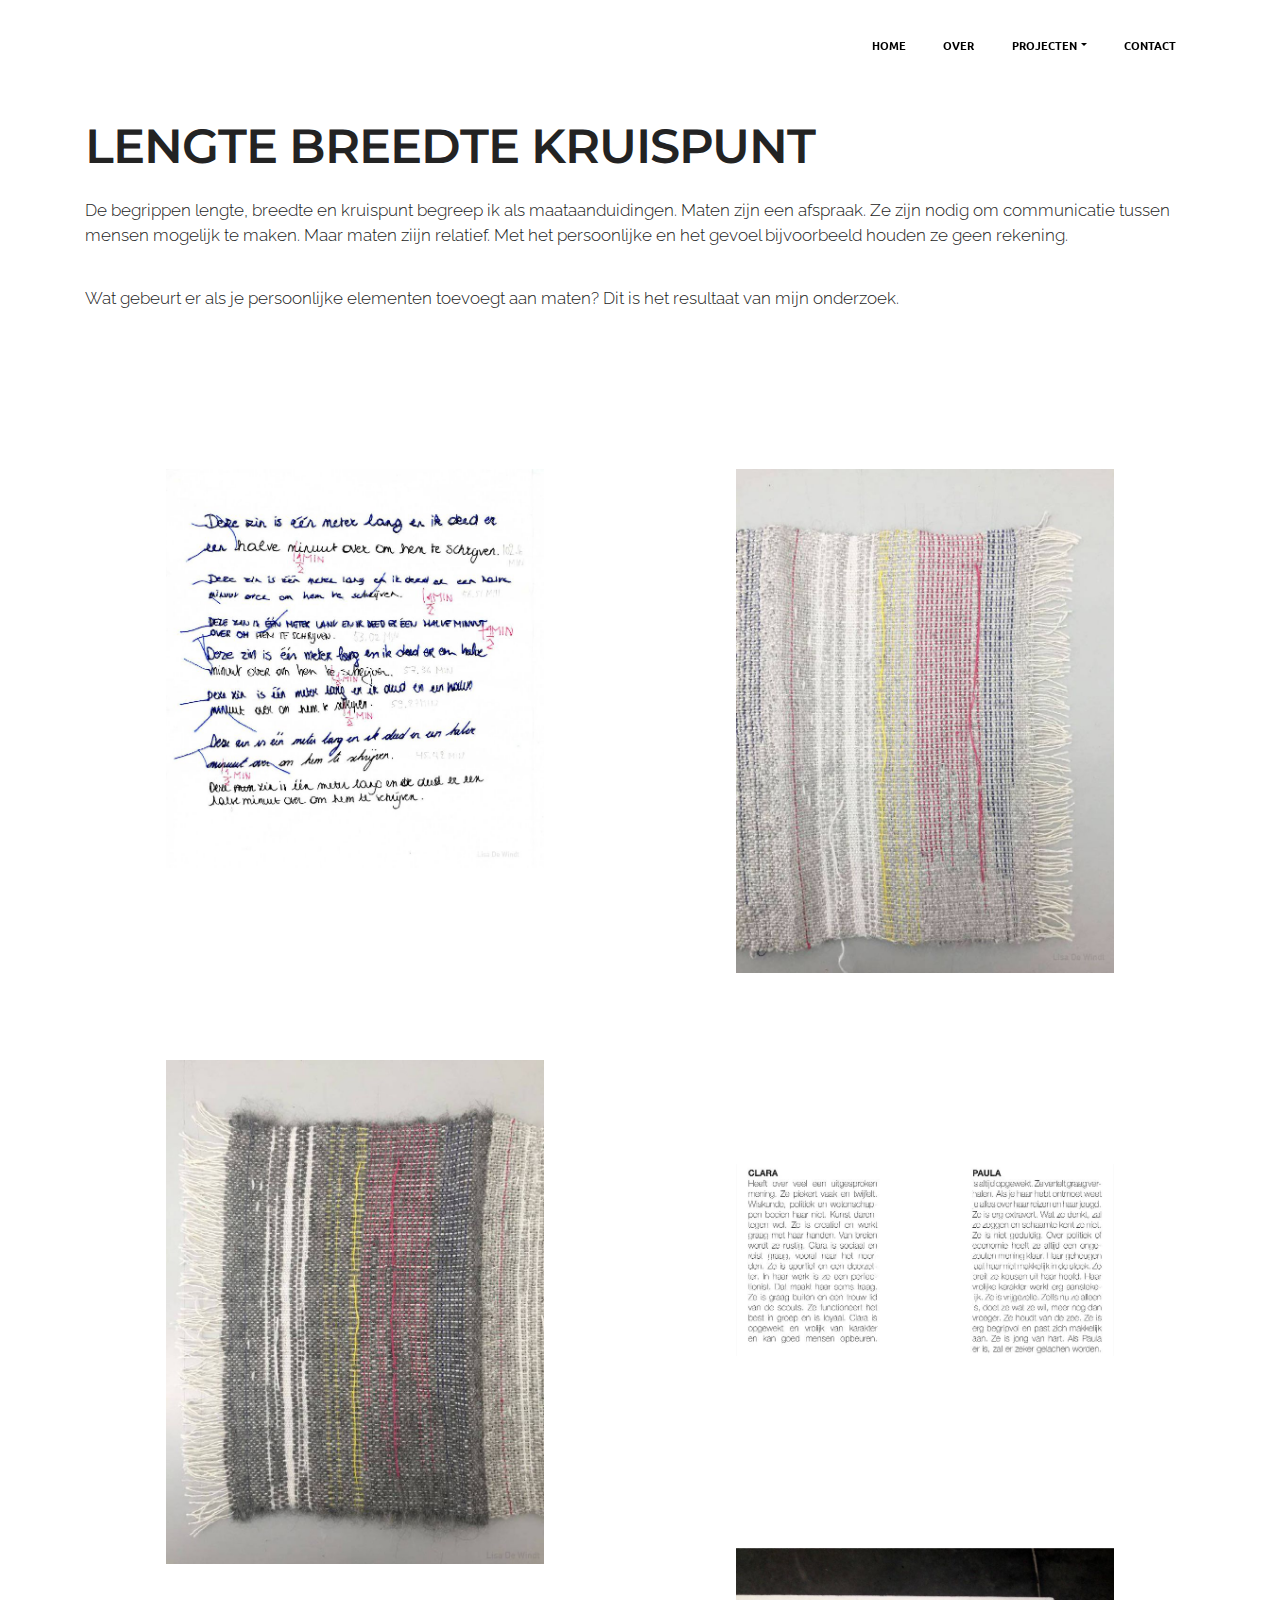
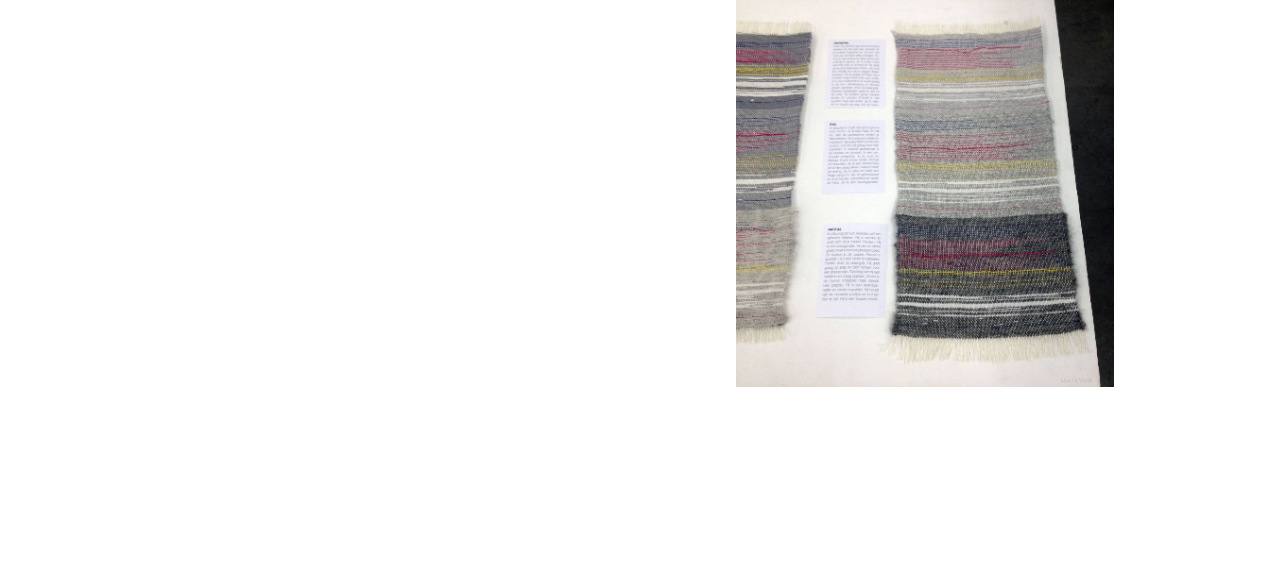
<file: lengtebreedtekruispunt.html>
<!DOCTYPE html>
<html>
<head>
  <!-- Site made with Mobirise Website Builder v3.6.4, https://mobirise.com -->
  <meta charset="UTF-8">
  <meta http-equiv="X-UA-Compatible" content="IE=edge">
  <meta name="generator" content="Mobirise v3.6.4, mobirise.com">
  <meta name="viewport" content="width=device-width, initial-scale=1">
  <link rel="shortcut icon" href="assets/images/logo.png" type="image/x-icon">
  <meta name="description" content="Lisa De Windt, 2016">
  <title>LENGTE BREEDTE KRUISPUNT</title>
  <link rel="stylesheet" href="https://fonts.googleapis.com/css?family=Lora:400,700,400italic,700italic&amp;subset=latin">
  <link rel="stylesheet" href="https://fonts.googleapis.com/css?family=Montserrat:400,700">
  <link rel="stylesheet" href="https://fonts.googleapis.com/css?family=Raleway:400,100,200,300,500,600,700,800,900">
  <link rel="stylesheet" href="assets/et-line-font-plugin/style.css">
  <link rel="stylesheet" href="assets/bootstrap-material-design-font/css/material.css">
  <link rel="stylesheet" href="assets/tether/tether.min.css">
  <link rel="stylesheet" href="assets/bootstrap/css/bootstrap.min.css">
  <link rel="stylesheet" href="assets/socicon/css/socicon.min.css">
  <link rel="stylesheet" href="assets/animate.css/animate.min.css">
  <link rel="stylesheet" href="assets/dropdown/css/style.css">
  <link rel="stylesheet" href="assets/theme/css/style.css">
  <link rel="stylesheet" href="assets/mobirise-gallery/style.css">
  <link rel="stylesheet" href="assets/mobirise/css/mbr-additional.css" type="text/css">
  
  
  
</head>
<body>
<section id="page4-menu-0">

    <nav class="navbar navbar-dropdown bg-color transparent navbar-fixed-top">
        <div class="container">

            <div class="mbr-table">
                
                <div class="mbr-table-cell">

                    <button class="navbar-toggler pull-xs-right hidden-md-up" type="button" data-toggle="collapse" data-target="#exCollapsingNavbar">
                        <div class="hamburger-icon"></div>
                    </button>

                    <ul class="nav-dropdown collapse pull-xs-right nav navbar-nav navbar-toggleable-sm" id="exCollapsingNavbar"><li class="nav-item"><a class="nav-link link" href="index.html">HOME</a></li><li class="nav-item"><a class="nav-link link" href="index.html#index-header1-1">OVER</a></li><li class="nav-item dropdown"><a class="nav-link link dropdown-toggle" href="index.html#index-gallery3-0" data-toggle="dropdown-submenu" aria-expanded="false">PROJECTEN</a><div class="dropdown-menu"><a class="dropdown-item" href="index.html#index-gallery3-0">ALLE</a><a class="dropdown-item" href="patroon.html">PATROON<br></a><a class="dropdown-item" href="lengtebreedtekruispunt.html">LENGTE BREEDTE KTUISPUNT</a><a class="dropdown-item" href="publicsecret.html">PUBLIC SECRET<br></a><a class="dropdown-item" href="samesame.html">SAME SAME</a><a class="dropdown-item" href="azilal.html">AZILAL WEEFSELS</a><a class="dropdown-item" href="motief.html">TEXTIEL MOTIEF</a><a class="dropdown-item" href="sok.html">SOK</a></div></li><li class="nav-item"><a class="nav-link link" href="contact.html">CONTACT</a></li></ul>
                    <button hidden="" class="navbar-toggler navbar-close" type="button" data-toggle="collapse" data-target="#exCollapsingNavbar">
                        <div class="close-icon"></div>
                    </button>

                </div>
            </div>

        </div>
    </nav>

</section>

<section class="engine"><a rel="external" href="https://mobirise.com">offline web site builder software download</a></section><section class="mbr-section mbr-after-navbar" id="lengte_breedte kruispunt-content5-0" style="background-color: rgb(255, 255, 255); padding-top: 120px; padding-bottom: 0px;">

    

    <div class="container">
        <h3 class="mbr-section-title display-2">LENGTE BREEDTE KRUISPUNT</h3>
        <div class="lead"><p>De begrippen lengte, breedte en kruispunt begreep ik als maataanduidingen.&nbsp;<span style="font-size: 1.07rem; line-height: 1.5;">Maten zijn een afspraak. Ze zijn nodig om communicatie tussen mensen mogelijk te maken.&nbsp;</span><span style="font-size: 1.07rem; line-height: 1.5;">Maar maten ziijn relatief. Met het persoonlijke en het gevoel bijvoorbeeld houden ze geen rekening.</span></p><p><span style="font-size: 1.07rem; line-height: 1.5;">Wat gebeurt er als je persoonlijke elementen toevoegt aan maten?&nbsp;</span><span style="font-size: 1.07rem; line-height: 1.5;">Dit is het resultaat van mijn onderzoek.</span></p></div>
    </div>

</section>

<section class="mbr-gallery mbr-section mbr-section-nopadding mbr-slider-carousel" id="lengte_breedte kruispunt-gallery2-0" data-filter="false" style="padding-top: 1.5rem; padding-bottom: 6rem;">
    <!-- Filter -->
    

    <!-- Gallery -->
    <div class="mbr-gallery-row container">
        <div class=" mbr-gallery-layout-default">
            <div>
                <div>
                    <div class="mbr-gallery-item mbr-gallery-item__mobirise3 mbr-gallery-item--p6" data-tags="Awesome" data-video-url="false">
                        <div href="#lb-lengte_breedte kruispunt-gallery2-0" data-slide-to="0" data-toggle="modal">
                            
                            

                            <img alt="" src="assets/images/webpdw018-2000x2112-19-2000x2112-3.jpg">
                            
                            <span class="icon-focus"></span>
                            
                        </div>
                    </div><div class="mbr-gallery-item mbr-gallery-item__mobirise3 mbr-gallery-item--p6" data-tags="Responsive" data-video-url="false">
                        <div href="#lb-lengte_breedte kruispunt-gallery2-0" data-slide-to="1" data-toggle="modal">
                            
                            

                            <img alt="" src="assets/images/web-weefsel-2000x2666-45-2000x2666-7.jpg">
                            
                            <span class="icon-focus"></span>
                            
                        </div>
                    </div><div class="mbr-gallery-item mbr-gallery-item__mobirise3 mbr-gallery-item--p6" data-tags="Creative" data-video-url="false">
                        <div href="#lb-lengte_breedte kruispunt-gallery2-0" data-slide-to="2" data-toggle="modal">
                            
                            

                            <img alt="" src="assets/images/webweeeb-2000x2666-17-2000x2666-52.jpg">
                            
                            <span class="icon-focus"></span>
                            
                        </div>
                    </div><div class="mbr-gallery-item mbr-gallery-item__mobirise3 mbr-gallery-item--p6" data-tags="Animated" data-video-url="false">
                        <div href="#lb-lengte_breedte kruispunt-gallery2-0" data-slide-to="3" data-toggle="modal">
                            
                            

                            <img alt="" src="assets/images/1-2000x1018-97-2000x1018-4.jpg">
                            
                            <span class="icon-focus"></span>
                            
                        </div>
                    </div><div class="mbr-gallery-item mbr-gallery-item__mobirise3 mbr-gallery-item--p6" data-tags="Awesome" data-video-url="false">
                        <div href="#lb-lengte_breedte kruispunt-gallery2-0" data-slide-to="4" data-toggle="modal">
                            
                            

                            <img alt="" src="assets/images/img-9510-2000x2325-14-2000x2325-75.jpg">
                            
                            <span class="icon-focus"></span>
                            
                        </div>
                    </div>
                </div>
            </div>
            <div class="clearfix"></div>
        </div>
    </div>

    <!-- Lightbox -->
    <div data-app-prevent-settings="" class="mbr-slider modal fade carousel slide" tabindex="-1" data-keyboard="true" data-interval="false" id="lb-lengte_breedte kruispunt-gallery2-0">
        <div class="modal-dialog">
            <div class="modal-content">
                <div class="modal-body">
                    <ol class="carousel-indicators">
                        <li data-app-prevent-settings="" data-target="#lb-lengte_breedte kruispunt-gallery2-0" data-slide-to="0"></li><li data-app-prevent-settings="" data-target="#lb-lengte_breedte kruispunt-gallery2-0" data-slide-to="1"></li><li data-app-prevent-settings="" data-target="#lb-lengte_breedte kruispunt-gallery2-0" data-slide-to="2"></li><li data-app-prevent-settings="" data-target="#lb-lengte_breedte kruispunt-gallery2-0" data-slide-to="3"></li><li data-app-prevent-settings="" data-target="#lb-lengte_breedte kruispunt-gallery2-0" class=" active" data-slide-to="4"></li>
                    </ol>
                    <div class="carousel-inner">
                        <div class="carousel-item">
                            <img alt="" src="assets/images/webpdw018-2000x2112-19.jpg">
                        </div><div class="carousel-item">
                            <img alt="" src="assets/images/web-weefsel-2000x2666-45.jpg">
                        </div><div class="carousel-item">
                            <img alt="" src="assets/images/webweeeb-2000x2666-17.jpg">
                        </div><div class="carousel-item">
                            <img alt="" src="assets/images/1-2000x1018-97.jpg">
                        </div><div class="carousel-item active">
                            <img alt="" src="assets/images/img-9510-2000x2325-14.jpg">
                        </div>
                    </div>
                    <a class="left carousel-control" role="button" data-slide="prev" href="#lb-lengte_breedte kruispunt-gallery2-0">
                        <span class="icon-prev" aria-hidden="true"></span>
                        <span class="sr-only">Previous</span>
                    </a>
                    <a class="right carousel-control" role="button" data-slide="next" href="#lb-lengte_breedte kruispunt-gallery2-0">
                        <span class="icon-next" aria-hidden="true"></span>
                        <span class="sr-only">Next</span>
                    </a>

                    <a class="close" href="#" role="button" data-dismiss="modal">
                        <span aria-hidden="true">×</span>
                        <span class="sr-only">Close</span>
                    </a>
                </div>
            </div>
        </div>
    </div>
</section>


  <script src="assets/web/assets/jquery/jquery.min.js"></script>
  <script src="assets/tether/tether.min.js"></script>
  <script src="assets/bootstrap/js/bootstrap.min.js"></script>
  <script src="assets/smooth-scroll/SmoothScroll.js"></script>
  <script src="assets/viewportChecker/jquery.viewportchecker.js"></script>
  <script src="assets/dropdown/js/script.min.js"></script>
  <script src="assets/touchSwipe/jquery.touchSwipe.min.js"></script>
  <script src="assets/masonry/masonry.pkgd.min.js"></script>
  <script src="assets/imagesloaded/imagesloaded.pkgd.min.js"></script>
  <script src="assets/bootstrap-carousel-swipe/bootstrap-carousel-swipe.js"></script>
  <script src="assets/theme/js/script.js"></script>
  <script src="assets/mobirise-gallery/script.js"></script>
  
  
  <input name="animation" type="hidden">
  </body>
</html>
</file>
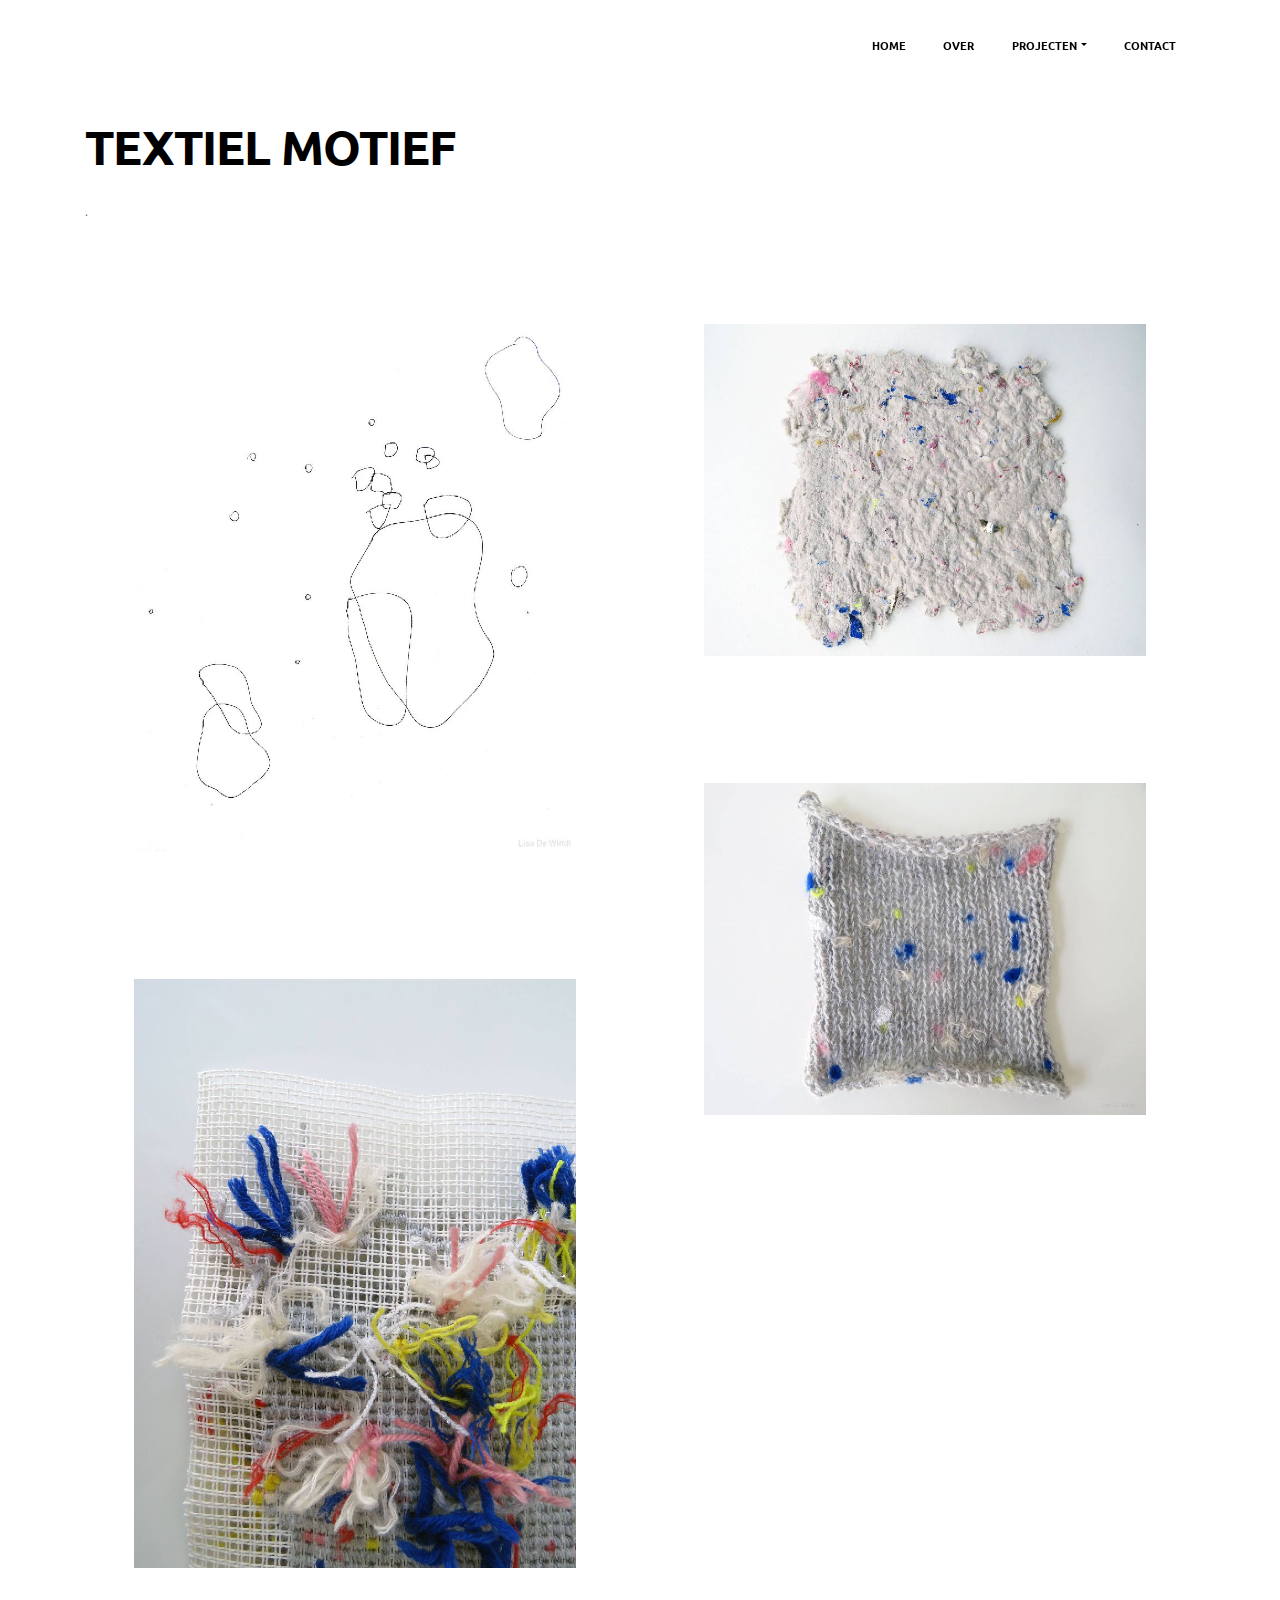
<file: motief.html>
<!DOCTYPE html>
<html>
<head>
  <!-- Site made with Mobirise Website Builder v3.6.4, https://mobirise.com -->
  <meta charset="UTF-8">
  <meta http-equiv="X-UA-Compatible" content="IE=edge">
  <meta name="generator" content="Mobirise v3.6.4, mobirise.com">
  <meta name="viewport" content="width=device-width, initial-scale=1">
  <link rel="shortcut icon" href="assets/images/logo.png" type="image/x-icon">
  <meta name="description" content="Lisa De Windt, 2016">
  <title>TEXTIEL MOTIEF</title>
  <link rel="stylesheet" href="https://fonts.googleapis.com/css?family=Lora:400,700,400italic,700italic&amp;subset=latin">
  <link rel="stylesheet" href="https://fonts.googleapis.com/css?family=Montserrat:400,700">
  <link rel="stylesheet" href="https://fonts.googleapis.com/css?family=Raleway:400,100,200,300,500,600,700,800,900">
  <link rel="stylesheet" href="assets/et-line-font-plugin/style.css">
  <link rel="stylesheet" href="assets/bootstrap-material-design-font/css/material.css">
  <link rel="stylesheet" href="assets/tether/tether.min.css">
  <link rel="stylesheet" href="assets/bootstrap/css/bootstrap.min.css">
  <link rel="stylesheet" href="assets/socicon/css/socicon.min.css">
  <link rel="stylesheet" href="assets/animate.css/animate.min.css">
  <link rel="stylesheet" href="assets/dropdown/css/style.css">
  <link rel="stylesheet" href="assets/theme/css/style.css">
  <link rel="stylesheet" href="assets/mobirise-gallery/style.css">
  <link rel="stylesheet" href="assets/mobirise/css/mbr-additional.css" type="text/css">
  
  
  
</head>
<body>
<section id="page5-menu-0">

    <nav class="navbar navbar-dropdown bg-color transparent navbar-fixed-top">
        <div class="container">

            <div class="mbr-table">
                
                <div class="mbr-table-cell">

                    <button class="navbar-toggler pull-xs-right hidden-md-up" type="button" data-toggle="collapse" data-target="#exCollapsingNavbar">
                        <div class="hamburger-icon"></div>
                    </button>

                    <ul class="nav-dropdown collapse pull-xs-right nav navbar-nav navbar-toggleable-sm" id="exCollapsingNavbar"><li class="nav-item"><a class="nav-link link" href="index.html">HOME</a></li><li class="nav-item"><a class="nav-link link" href="index.html#index-header1-1">OVER</a></li><li class="nav-item dropdown"><a class="nav-link link dropdown-toggle" href="index.html#index-gallery3-0" data-toggle="dropdown-submenu" aria-expanded="false">PROJECTEN</a><div class="dropdown-menu"><a class="dropdown-item" href="index.html#index-gallery3-0">ALLE</a><a class="dropdown-item" href="patroon.html">PATROON<br></a><a class="dropdown-item" href="lengtebreedtekruispunt.html">LENGTE BREEDTE KTUISPUNT</a><a class="dropdown-item" href="publicsecret.html">PUBLIC SECRET<br></a><a class="dropdown-item" href="samesame.html">SAME SAME</a><a class="dropdown-item" href="azilal.html">AZILAL WEEFSELS</a><a class="dropdown-item" href="motief.html">TEXTIEL MOTIEF</a><a class="dropdown-item" href="sok.html">SOK</a></div></li><li class="nav-item"><a class="nav-link link" href="contact.html">CONTACT</a></li></ul>
                    <button hidden="" class="navbar-toggler navbar-close" type="button" data-toggle="collapse" data-target="#exCollapsingNavbar">
                        <div class="close-icon"></div>
                    </button>

                </div>
            </div>

        </div>
    </nav>

</section>

<section class="engine"><a rel="external" href="https://mobirise.com">top responsive website creator</a></section><section class="mbr-section mbr-after-navbar" id="motief-content5-0" style="background-color: rgb(255, 255, 255); padding-top: 120px; padding-bottom: 0px;">

    

    <div class="container">
        <h3 class="mbr-section-title display-2">TEXTIEL MOTIEF</h3>
        <div class="lead"><p>.</p></div>
    </div>

</section>

<section class="mbr-gallery mbr-section mbr-section-nopadding mbr-slider-carousel" id="motief-gallery2-0" data-filter="false" style="padding-top: 0rem; padding-bottom: 0rem;">
    <!-- Filter -->
    

    <!-- Gallery -->
    <div class="mbr-gallery-row container">
        <div class=" mbr-gallery-layout-default">
            <div>
                <div>
                    <div class="mbr-gallery-item mbr-gallery-item__mobirise3 mbr-gallery-item--p4" data-tags="Awesome" data-video-url="false">
                        <div href="#lb-motief-gallery2-0" data-slide-to="0" data-toggle="modal">
                            
                            

                            <img alt="" src="assets/images/img-1519-2000x2386-55-2000x2386-54.jpg">
                            
                            <span class="icon-focus"></span>
                            
                        </div>
                    </div><div class="mbr-gallery-item mbr-gallery-item__mobirise3 mbr-gallery-item--p4" data-tags="Responsive" data-video-url="false">
                        <div href="#lb-motief-gallery2-0" data-slide-to="1" data-toggle="modal">
                            
                            

                            <img alt="" src="assets/images/img-1512-2000x1500-8-2000x1500-90.jpg">
                            
                            <span class="icon-focus"></span>
                            
                        </div>
                    </div><div class="mbr-gallery-item mbr-gallery-item__mobirise3 mbr-gallery-item--p4" data-tags="Creative" data-video-url="false">
                        <div href="#lb-motief-gallery2-0" data-slide-to="2" data-toggle="modal">
                            
                            

                            <img alt="" src="assets/images/img-1661-2000x1500-46-2000x1500-26.jpg">
                            
                            <span class="icon-focus"></span>
                            
                        </div>
                    </div><div class="mbr-gallery-item mbr-gallery-item__mobirise3 mbr-gallery-item--p4" data-tags="Animated" data-video-url="false">
                        <div href="#lb-motief-gallery2-0" data-slide-to="3" data-toggle="modal">
                            
                            

                            <img alt="" src="assets/images/img-1669-2000x2666-17-2000x2666-42.jpg">
                            
                            <span class="icon-focus"></span>
                            
                        </div>
                    </div>
                </div>
            </div>
            <div class="clearfix"></div>
        </div>
    </div>

    <!-- Lightbox -->
    <div data-app-prevent-settings="" class="mbr-slider modal fade carousel slide" tabindex="-1" data-keyboard="true" data-interval="false" id="lb-motief-gallery2-0">
        <div class="modal-dialog">
            <div class="modal-content">
                <div class="modal-body">
                    <ol class="carousel-indicators">
                        <li data-app-prevent-settings="" data-target="#lb-motief-gallery2-0" data-slide-to="0"></li><li data-app-prevent-settings="" data-target="#lb-motief-gallery2-0" data-slide-to="1"></li><li data-app-prevent-settings="" data-target="#lb-motief-gallery2-0" data-slide-to="2"></li><li data-app-prevent-settings="" data-target="#lb-motief-gallery2-0" class=" active" data-slide-to="3"></li>
                    </ol>
                    <div class="carousel-inner">
                        <div class="carousel-item">
                            <img alt="" src="assets/images/img-1519-2000x2386-55.jpg">
                        </div><div class="carousel-item">
                            <img alt="" src="assets/images/img-1512-2000x1500-8.jpg">
                        </div><div class="carousel-item">
                            <img alt="" src="assets/images/img-1661-2000x1500-46.jpg">
                        </div><div class="carousel-item active">
                            <img alt="" src="assets/images/img-1669-2000x2666-17.jpg">
                        </div>
                    </div>
                    <a class="left carousel-control" role="button" data-slide="prev" href="#lb-motief-gallery2-0">
                        <span class="icon-prev" aria-hidden="true"></span>
                        <span class="sr-only">Previous</span>
                    </a>
                    <a class="right carousel-control" role="button" data-slide="next" href="#lb-motief-gallery2-0">
                        <span class="icon-next" aria-hidden="true"></span>
                        <span class="sr-only">Next</span>
                    </a>

                    <a class="close" href="#" role="button" data-dismiss="modal">
                        <span aria-hidden="true">×</span>
                        <span class="sr-only">Close</span>
                    </a>
                </div>
            </div>
        </div>
    </div>
</section>


  <script src="assets/web/assets/jquery/jquery.min.js"></script>
  <script src="assets/tether/tether.min.js"></script>
  <script src="assets/bootstrap/js/bootstrap.min.js"></script>
  <script src="assets/smooth-scroll/SmoothScroll.js"></script>
  <script src="assets/viewportChecker/jquery.viewportchecker.js"></script>
  <script src="assets/dropdown/js/script.min.js"></script>
  <script src="assets/touchSwipe/jquery.touchSwipe.min.js"></script>
  <script src="assets/masonry/masonry.pkgd.min.js"></script>
  <script src="assets/imagesloaded/imagesloaded.pkgd.min.js"></script>
  <script src="assets/bootstrap-carousel-swipe/bootstrap-carousel-swipe.js"></script>
  <script src="assets/theme/js/script.js"></script>
  <script src="assets/mobirise-gallery/script.js"></script>
  
  
  <input name="animation" type="hidden">
  </body>
</html>
</file>
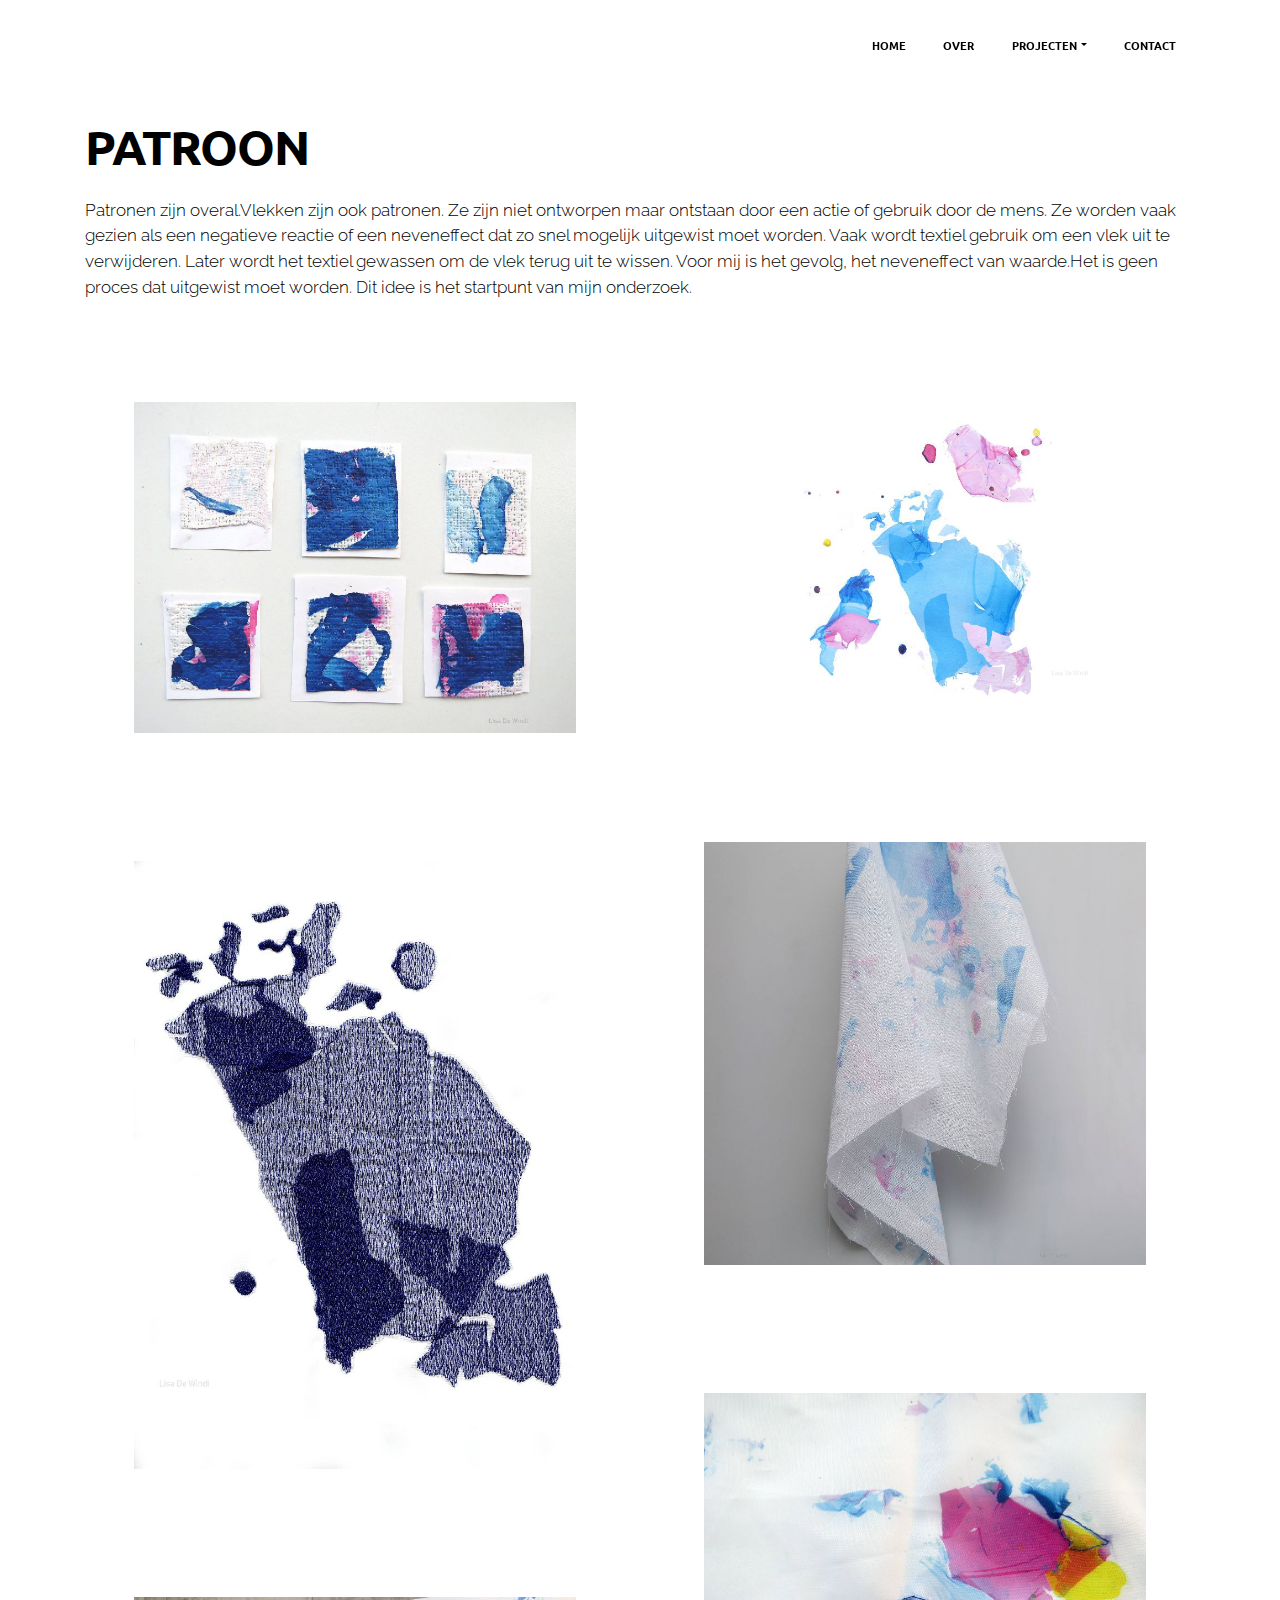
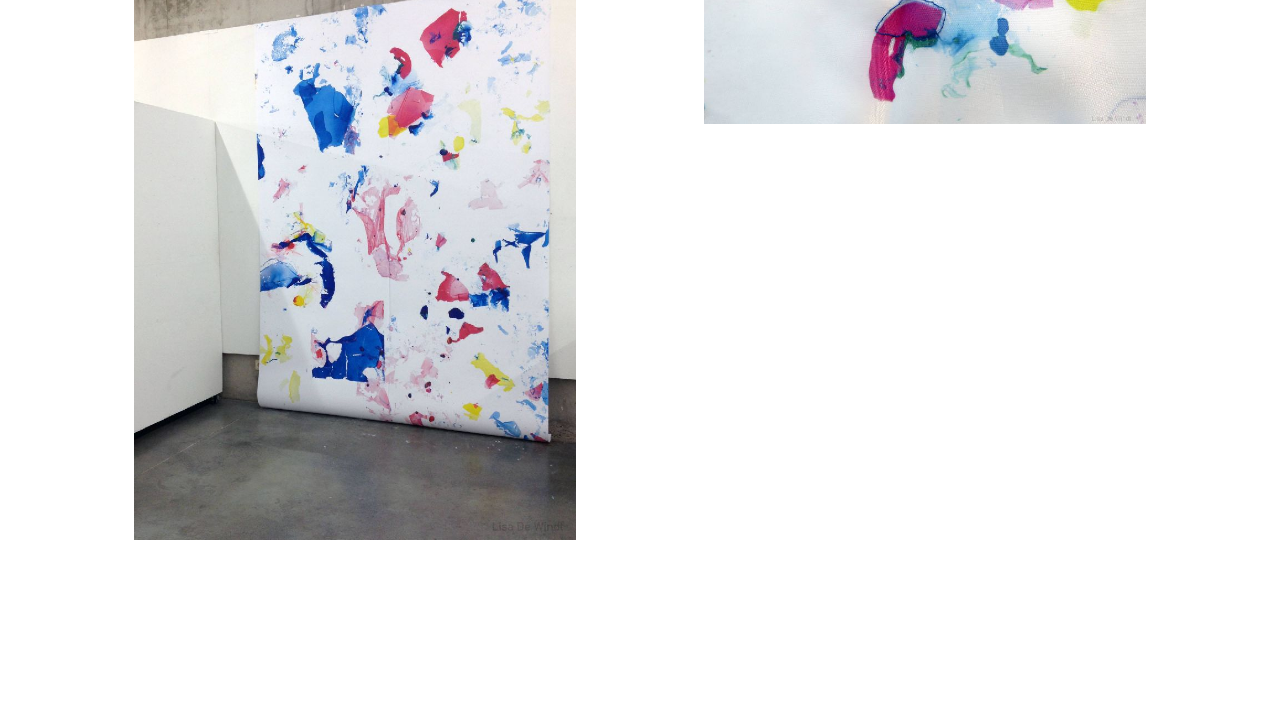
<file: patroon.html>
<!DOCTYPE html>
<html>
<head>
  <!-- Site made with Mobirise Website Builder v3.6.4, https://mobirise.com -->
  <meta charset="UTF-8">
  <meta http-equiv="X-UA-Compatible" content="IE=edge">
  <meta name="generator" content="Mobirise v3.6.4, mobirise.com">
  <meta name="viewport" content="width=device-width, initial-scale=1">
  <link rel="shortcut icon" href="assets/images/logo.png" type="image/x-icon">
  <meta name="description" content="Lisa De Windt, 2016">
  <title>PATROON</title>
  <link rel="stylesheet" href="https://fonts.googleapis.com/css?family=Lora:400,700,400italic,700italic&amp;subset=latin">
  <link rel="stylesheet" href="https://fonts.googleapis.com/css?family=Montserrat:400,700">
  <link rel="stylesheet" href="https://fonts.googleapis.com/css?family=Raleway:400,100,200,300,500,600,700,800,900">
  <link rel="stylesheet" href="assets/et-line-font-plugin/style.css">
  <link rel="stylesheet" href="assets/bootstrap-material-design-font/css/material.css">
  <link rel="stylesheet" href="assets/tether/tether.min.css">
  <link rel="stylesheet" href="assets/bootstrap/css/bootstrap.min.css">
  <link rel="stylesheet" href="assets/socicon/css/socicon.min.css">
  <link rel="stylesheet" href="assets/animate.css/animate.min.css">
  <link rel="stylesheet" href="assets/dropdown/css/style.css">
  <link rel="stylesheet" href="assets/theme/css/style.css">
  <link rel="stylesheet" href="assets/mobirise-gallery/style.css">
  <link rel="stylesheet" href="assets/mobirise/css/mbr-additional.css" type="text/css">
  
  
  
</head>
<body>
<section id="page2-menu-0">

    <nav class="navbar navbar-dropdown bg-color transparent navbar-fixed-top">
        <div class="container">

            <div class="mbr-table">
                
                <div class="mbr-table-cell">

                    <button class="navbar-toggler pull-xs-right hidden-md-up" type="button" data-toggle="collapse" data-target="#exCollapsingNavbar">
                        <div class="hamburger-icon"></div>
                    </button>

                    <ul class="nav-dropdown collapse pull-xs-right nav navbar-nav navbar-toggleable-sm" id="exCollapsingNavbar"><li class="nav-item"><a class="nav-link link" href="index.html">HOME</a></li><li class="nav-item"><a class="nav-link link" href="index.html#index-header1-1">OVER</a></li><li class="nav-item dropdown"><a class="nav-link link dropdown-toggle" href="index.html#index-gallery3-0" data-toggle="dropdown-submenu" aria-expanded="false">PROJECTEN</a><div class="dropdown-menu"><a class="dropdown-item" href="index.html#index-gallery3-0">ALLE</a><a class="dropdown-item" href="patroon.html">PATROON<br></a><a class="dropdown-item" href="lengtebreedtekruispunt.html">LENGTE BREEDTE KTUISPUNT</a><a class="dropdown-item" href="publicsecret.html">PUBLIC SECRET<br></a><a class="dropdown-item" href="samesame.html">SAME SAME</a><a class="dropdown-item" href="azilal.html">AZILAL WEEFSELS</a><a class="dropdown-item" href="motief.html">TEXTIEL MOTIEF</a><a class="dropdown-item" href="sok.html">SOK</a></div></li><li class="nav-item"><a class="nav-link link" href="contact.html">CONTACT</a></li></ul>
                    <button hidden="" class="navbar-toggler navbar-close" type="button" data-toggle="collapse" data-target="#exCollapsingNavbar">
                        <div class="close-icon"></div>
                    </button>

                </div>
            </div>

        </div>
    </nav>

</section>

<section class="engine"><a rel="external" href="https://mobirise.com">easy wysiwyg web site creator</a></section><section class="mbr-section mbr-after-navbar" id="patroon-content5-0" style="background-color: rgb(255, 255, 255); padding-top: 120px; padding-bottom: 0px;">

    

    <div class="container">
        <h3 class="mbr-section-title display-2">PATROON</h3>
        <div class="lead"><p>Patronen zijn overal.<span style="font-size: 1.07rem; line-height: 1.5;">Vlekken zijn ook patronen. Ze zijn niet ontworpen maar ontstaan door een actie of gebruik door de mens. Ze worden vaak gezien als een negatieve reactie of een neveneffect dat zo snel mogelijk uitgewist moet worden. Vaak wordt textiel gebruik om een vlek uit te verwijderen. Later wordt het textiel gewassen om de vlek terug uit te wissen. Voor mij is het gevolg, het neveneffect van waarde.Het is geen proces dat uitgewist moet worden.&nbsp;</span><span style="font-size: 1.07rem; line-height: 1.5;">Dit idee is het startpunt van mijn onderzoek.</span></p></div>
    </div>

</section>

<section class="mbr-gallery mbr-section mbr-section-nopadding mbr-slider-carousel" id="patroon-gallery2-0" data-filter="false" style="padding-top: 0rem; padding-bottom: 6rem;">
    <!-- Filter -->
    

    <!-- Gallery -->
    <div class="mbr-gallery-row container">
        <div class=" mbr-gallery-layout-default">
            <div>
                <div>
                    <div class="mbr-gallery-item mbr-gallery-item__mobirise3 mbr-gallery-item--p4" data-tags="Awesome" data-video-url="false">
                        <div href="#lb-patroon-gallery2-0" data-slide-to="0" data-toggle="modal">
                            
                            

                            <img alt="" src="assets/images/img-1584-2000x1500-81-2000x1500-33.jpg">
                            
                            <span class="icon-focus"></span>
                            
                        </div>
                    </div><div class="mbr-gallery-item mbr-gallery-item__mobirise3 mbr-gallery-item--p4" data-tags="Responsive" data-video-url="false">
                        <div href="#lb-patroon-gallery2-0" data-slide-to="1" data-toggle="modal">
                            
                            

                            <img alt="" src="assets/images/bordurenkopie-2000x1414-13-2000x1414-99.jpg">
                            
                            <span class="icon-focus"></span>
                            
                        </div>
                    </div><div class="mbr-gallery-item mbr-gallery-item__mobirise3 mbr-gallery-item--p4" data-tags="Animated" data-video-url="false">
                        <div href="#lb-patroon-gallery2-0" data-slide-to="2" data-toggle="modal">
                            
                            

                            <img alt="" src="assets/images/foto-2000x1916-39-2000x1916-93.jpg">
                            
                            <span class="icon-focus"></span>
                            
                        </div>
                    </div><div class="mbr-gallery-item mbr-gallery-item__mobirise3 mbr-gallery-item--p4" data-tags="Awesome" data-video-url="false">
                        <div href="#lb-patroon-gallery2-0" data-slide-to="3" data-toggle="modal">
                            
                            

                            <img alt="" src="assets/images/pdwn021-2000x2752-15-2000x2752-45.jpg">
                            
                            <span class="icon-focus"></span>
                            
                        </div>
                    </div><div class="mbr-gallery-item mbr-gallery-item__mobirise3 mbr-gallery-item--p4" data-tags="Beautiful" data-video-url="false">
                        <div href="#lb-patroon-gallery2-0" data-slide-to="4" data-toggle="modal">
                            
                            

                            <img alt="" src="assets/images/img-1577-2000x1500-66-2000x1500-60.jpg">
                            
                            <span class="icon-focus"></span>
                            
                        </div>
                    </div><div class="mbr-gallery-item mbr-gallery-item__mobirise3 mbr-gallery-item--p4" data-tags="Responsive" data-video-url="false">
                        <div href="#lb-patroon-gallery2-0" data-slide-to="5" data-toggle="modal">
                            
                            

                            <img alt="" src="assets/images/img-9524-2000x2461-98-2000x2461-7.jpg">
                            
                            <span class="icon-focus"></span>
                            
                        </div>
                    </div>
                </div>
            </div>
            <div class="clearfix"></div>
        </div>
    </div>

    <!-- Lightbox -->
    <div data-app-prevent-settings="" class="mbr-slider modal fade carousel slide" tabindex="-1" data-keyboard="true" data-interval="false" id="lb-patroon-gallery2-0">
        <div class="modal-dialog">
            <div class="modal-content">
                <div class="modal-body">
                    
                    <div class="carousel-inner">
                        <div class="carousel-item">
                            <img alt="" src="assets/images/img-1584-2000x1500-81.jpg">
                        </div><div class="carousel-item">
                            <img alt="" src="assets/images/bordurenkopie-2000x1414-13.jpg">
                        </div><div class="carousel-item">
                            <img alt="" src="assets/images/foto-2000x1916-39.jpg">
                        </div><div class="carousel-item">
                            <img alt="" src="assets/images/pdwn021-2000x2752-15.jpg">
                        </div><div class="carousel-item">
                            <img alt="" src="assets/images/img-1577-2000x1500-66.jpg">
                        </div><div class="carousel-item active">
                            <img alt="" src="assets/images/img-9524-2000x2461-98.jpg">
                        </div>
                    </div>
                    <a class="left carousel-control" role="button" data-slide="prev" href="#lb-patroon-gallery2-0">
                        <span class="icon-prev" aria-hidden="true"></span>
                        <span class="sr-only">Previous</span>
                    </a>
                    <a class="right carousel-control" role="button" data-slide="next" href="#lb-patroon-gallery2-0">
                        <span class="icon-next" aria-hidden="true"></span>
                        <span class="sr-only">Next</span>
                    </a>

                    <a class="close" href="#" role="button" data-dismiss="modal">
                        <span aria-hidden="true">×</span>
                        <span class="sr-only">Close</span>
                    </a>
                </div>
            </div>
        </div>
    </div>
</section>


  <script src="assets/web/assets/jquery/jquery.min.js"></script>
  <script src="assets/tether/tether.min.js"></script>
  <script src="assets/bootstrap/js/bootstrap.min.js"></script>
  <script src="assets/smooth-scroll/SmoothScroll.js"></script>
  <script src="assets/viewportChecker/jquery.viewportchecker.js"></script>
  <script src="assets/dropdown/js/script.min.js"></script>
  <script src="assets/touchSwipe/jquery.touchSwipe.min.js"></script>
  <script src="assets/masonry/masonry.pkgd.min.js"></script>
  <script src="assets/imagesloaded/imagesloaded.pkgd.min.js"></script>
  <script src="assets/bootstrap-carousel-swipe/bootstrap-carousel-swipe.js"></script>
  <script src="assets/theme/js/script.js"></script>
  <script src="assets/mobirise-gallery/script.js"></script>
  
  
  <input name="animation" type="hidden">
  </body>
</html>
</file>
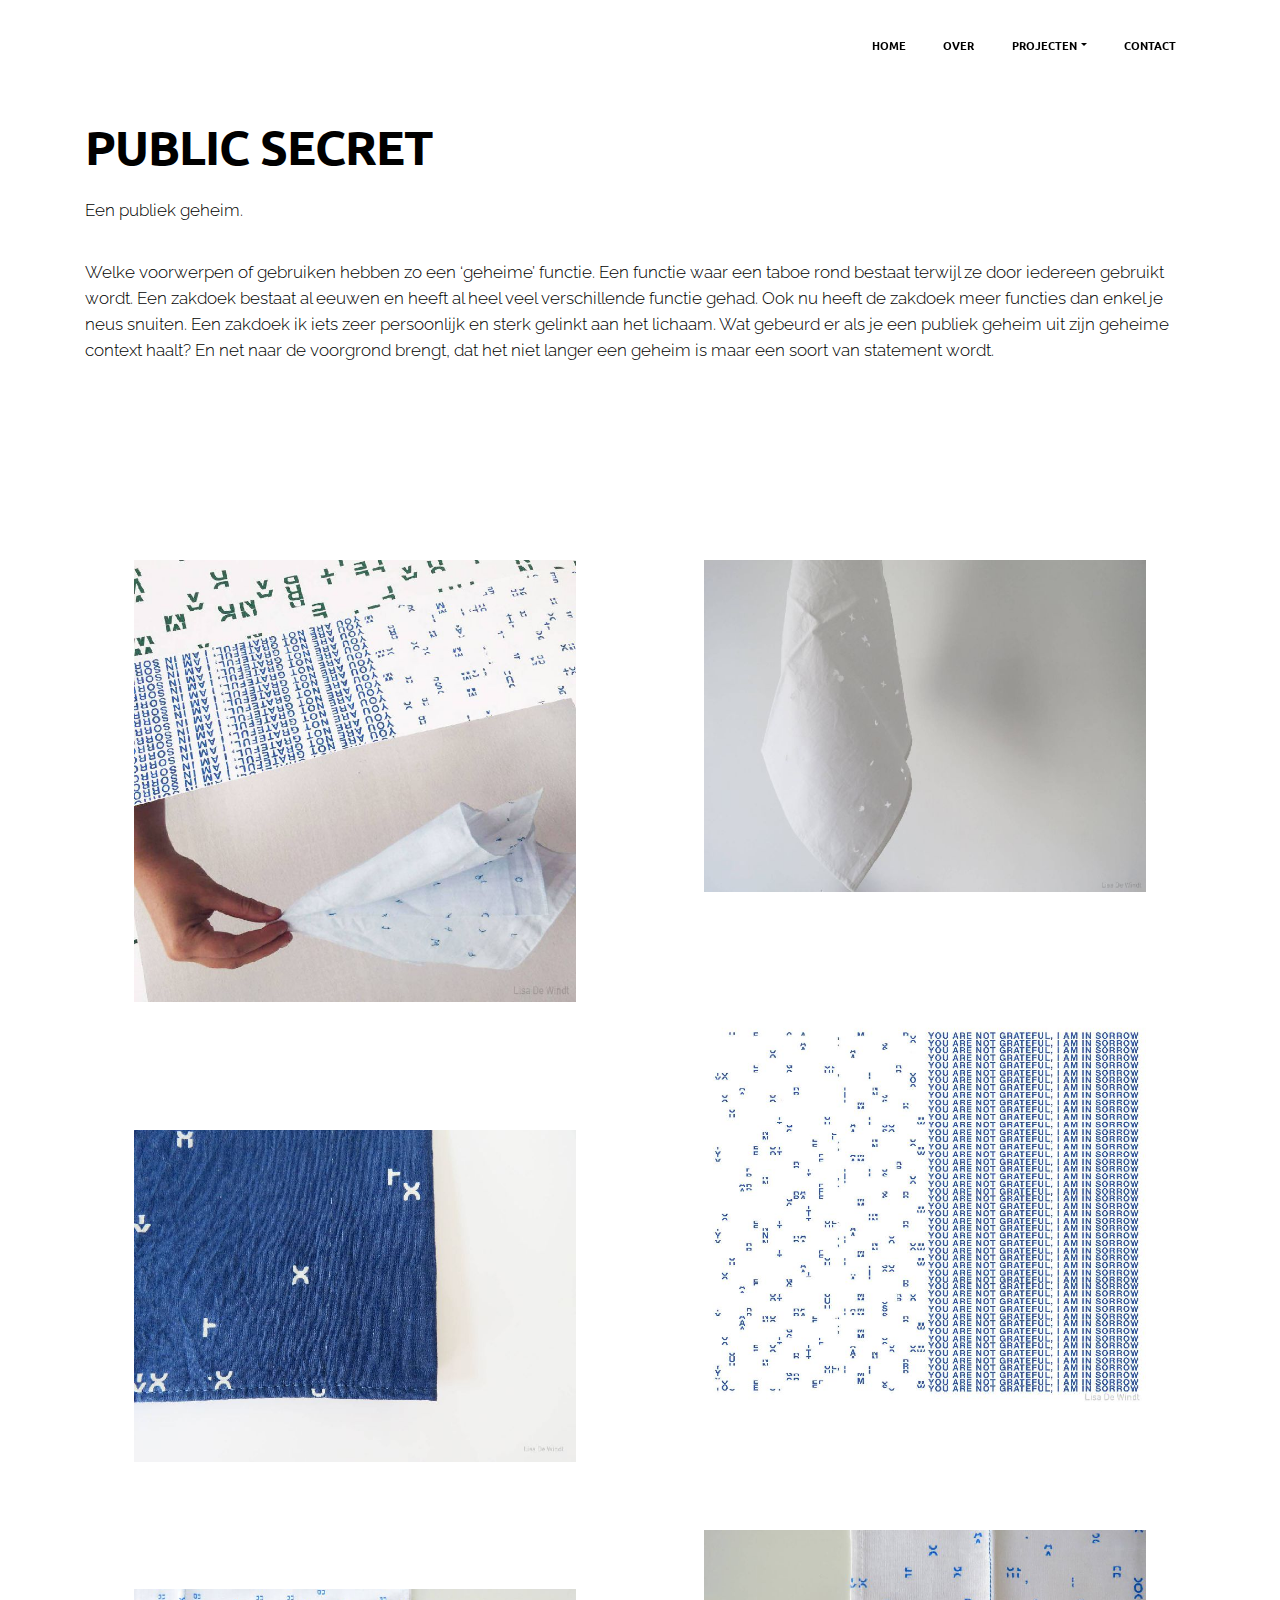
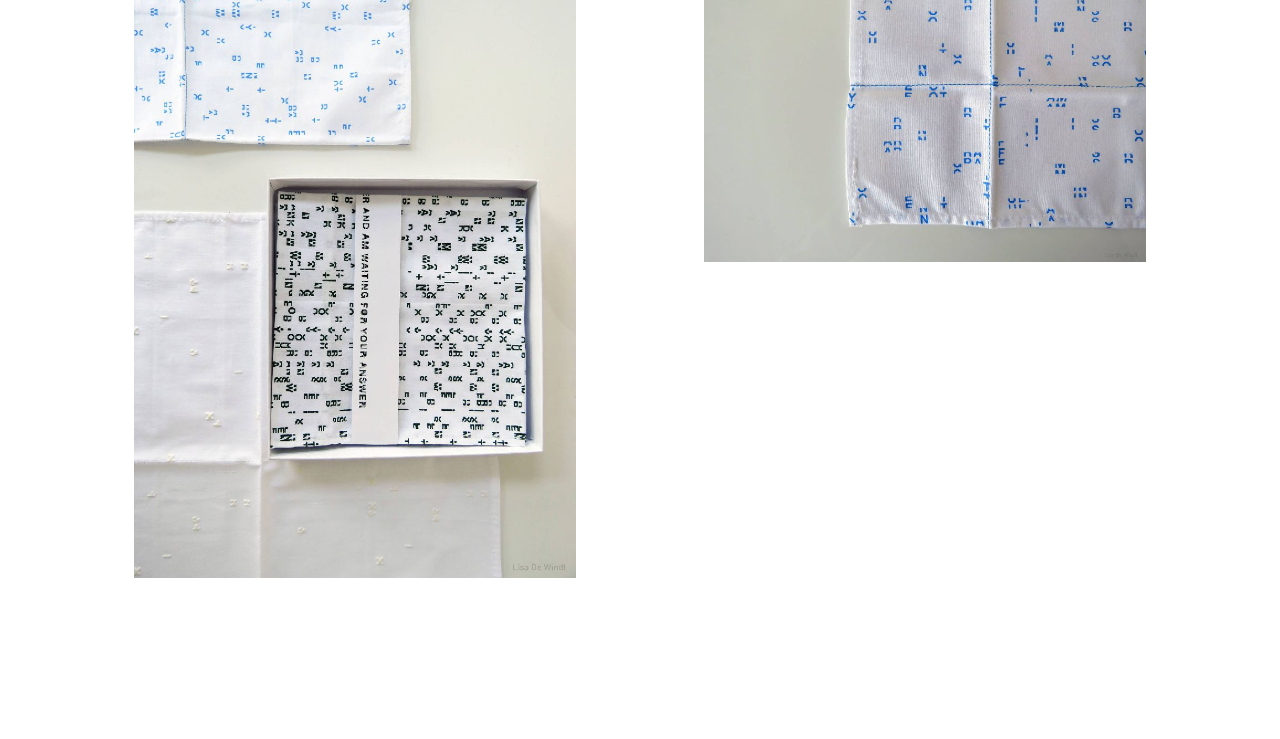
<file: publicsecret.html>
<!DOCTYPE html>
<html>
<head>
  <!-- Site made with Mobirise Website Builder v3.6.4, https://mobirise.com -->
  <meta charset="UTF-8">
  <meta http-equiv="X-UA-Compatible" content="IE=edge">
  <meta name="generator" content="Mobirise v3.6.4, mobirise.com">
  <meta name="viewport" content="width=device-width, initial-scale=1">
  <link rel="shortcut icon" href="assets/images/logo.png" type="image/x-icon">
  <meta name="description" content="Lisa De Windt, 2016">
  <title>PUBLIC SECRET</title>
  <link rel="stylesheet" href="https://fonts.googleapis.com/css?family=Lora:400,700,400italic,700italic&amp;subset=latin">
  <link rel="stylesheet" href="https://fonts.googleapis.com/css?family=Montserrat:400,700">
  <link rel="stylesheet" href="https://fonts.googleapis.com/css?family=Raleway:400,100,200,300,500,600,700,800,900">
  <link rel="stylesheet" href="assets/et-line-font-plugin/style.css">
  <link rel="stylesheet" href="assets/bootstrap-material-design-font/css/material.css">
  <link rel="stylesheet" href="assets/tether/tether.min.css">
  <link rel="stylesheet" href="assets/bootstrap/css/bootstrap.min.css">
  <link rel="stylesheet" href="assets/socicon/css/socicon.min.css">
  <link rel="stylesheet" href="assets/animate.css/animate.min.css">
  <link rel="stylesheet" href="assets/dropdown/css/style.css">
  <link rel="stylesheet" href="assets/theme/css/style.css">
  <link rel="stylesheet" href="assets/mobirise-gallery/style.css">
  <link rel="stylesheet" href="assets/mobirise/css/mbr-additional.css" type="text/css">
  
  
  
</head>
<body>
<section id="page6-menu-0">

    <nav class="navbar navbar-dropdown bg-color transparent navbar-fixed-top">
        <div class="container">

            <div class="mbr-table">
                
                <div class="mbr-table-cell">

                    <button class="navbar-toggler pull-xs-right hidden-md-up" type="button" data-toggle="collapse" data-target="#exCollapsingNavbar">
                        <div class="hamburger-icon"></div>
                    </button>

                    <ul class="nav-dropdown collapse pull-xs-right nav navbar-nav navbar-toggleable-sm" id="exCollapsingNavbar"><li class="nav-item"><a class="nav-link link" href="index.html">HOME</a></li><li class="nav-item"><a class="nav-link link" href="index.html#index-header1-1">OVER</a></li><li class="nav-item dropdown"><a class="nav-link link dropdown-toggle" href="index.html#index-gallery3-0" data-toggle="dropdown-submenu" aria-expanded="false">PROJECTEN</a><div class="dropdown-menu"><a class="dropdown-item" href="index.html#index-gallery3-0">ALLE</a><a class="dropdown-item" href="patroon.html">PATROON<br></a><a class="dropdown-item" href="lengtebreedtekruispunt.html">LENGTE BREEDTE KTUISPUNT</a><a class="dropdown-item" href="publicsecret.html">PUBLIC SECRET<br></a><a class="dropdown-item" href="samesame.html">SAME SAME</a><a class="dropdown-item" href="azilal.html">AZILAL WEEFSELS</a><a class="dropdown-item" href="motief.html">TEXTIEL MOTIEF</a><a class="dropdown-item" href="sok.html">SOK</a></div></li><li class="nav-item"><a class="nav-link link" href="contact.html">CONTACT</a></li></ul>
                    <button hidden="" class="navbar-toggler navbar-close" type="button" data-toggle="collapse" data-target="#exCollapsingNavbar">
                        <div class="close-icon"></div>
                    </button>

                </div>
            </div>

        </div>
    </nav>

</section>

<section class="engine"><a rel="external" href="https://mobirise.com">web page creator software</a></section><section class="mbr-section mbr-after-navbar" id="public_secret-content5-0" style="background-color: rgb(255, 255, 255); padding-top: 120px; padding-bottom: 0px;">

    

    <div class="container">
        <h3 class="mbr-section-title display-2">PUBLIC SECRET</h3>
        <div class="lead"><p>Een publiek geheim.</p><p> Welke voorwerpen of gebruiken hebben zo een ‘geheime’ functie. Een functie waar een taboe rond bestaat terwijl ze door iedereen gebruikt wordt.
Een zakdoek bestaat al eeuwen en heeft al heel veel verschillende functie gehad. Ook nu heeft de zakdoek meer functies dan enkel je neus snuiten.
Een zakdoek ik iets zeer persoonlijk en sterk gelinkt aan het lichaam.
Wat gebeurd er als je een publiek geheim uit zijn geheime context haalt? En net naar de voorgrond brengt, dat het niet langer een geheim is maar een soort van statement wordt.</p></div>
    </div>

</section>

<section class="mbr-gallery mbr-section mbr-section-nopadding mbr-slider-carousel" id="public_secret-gallery2-0" data-filter="false" style="padding-top: 6rem; padding-bottom: 6rem;">
    <!-- Filter -->
    

    <!-- Gallery -->
    <div class="mbr-gallery-row container">
        <div class=" mbr-gallery-layout-default">
            <div>
                <div>
                    <div class="mbr-gallery-item mbr-gallery-item__mobirise3 mbr-gallery-item--p4" data-tags="Awesome" data-video-url="false">
                        <div href="#lb-public_secret-gallery2-0" data-slide-to="0" data-toggle="modal">
                            
                            

                            <img alt="" src="assets/images/13414507-1760605554180466-1139201042-n-copy-2000x2000-58-2000x2000-34.jpg">
                            
                            <span class="icon-focus"></span>
                            
                        </div>
                    </div><div class="mbr-gallery-item mbr-gallery-item__mobirise3 mbr-gallery-item--p4" data-tags="Responsive" data-video-url="false">
                        <div href="#lb-public_secret-gallery2-0" data-slide-to="1" data-toggle="modal">
                            
                            

                            <img alt="" src="assets/images/img-1636-2000x1500-22-2000x1500-39.jpg">
                            
                            <span class="icon-focus"></span>
                            
                        </div>
                    </div><div class="mbr-gallery-item mbr-gallery-item__mobirise3 mbr-gallery-item--p4" data-tags="Creative" data-video-url="false">
                        <div href="#lb-public_secret-gallery2-0" data-slide-to="2" data-toggle="modal">
                            
                            

                            <img alt="" src="assets/images/bjury-a1-2000x1732-43-2000x1732-44.jpg">
                            
                            <span class="icon-focus"></span>
                            
                        </div>
                    </div><div class="mbr-gallery-item mbr-gallery-item__mobirise3 mbr-gallery-item--p4" data-tags="Animated" data-video-url="false">
                        <div href="#lb-public_secret-gallery2-0" data-slide-to="3" data-toggle="modal">
                            
                            

                            <img alt="" src="assets/images/img-1659-2000x1500-93-2000x1500-3.jpg">
                            
                            <span class="icon-focus"></span>
                            
                        </div>
                    </div><div class="mbr-gallery-item mbr-gallery-item__mobirise3 mbr-gallery-item--p4" data-tags="Awesome" data-video-url="false">
                        <div href="#lb-public_secret-gallery2-0" data-slide-to="4" data-toggle="modal">
                            
                            

                            <img alt="" src="assets/images/img-1622-2000x1500-27-2000x1500-72.jpg">
                            
                            <span class="icon-focus"></span>
                            
                        </div>
                    </div><div class="mbr-gallery-item mbr-gallery-item__mobirise3 mbr-gallery-item--p4" data-tags="Beautiful" data-video-url="false">
                        <div href="#lb-public_secret-gallery2-0" data-slide-to="5" data-toggle="modal">
                            
                            

                            <img alt="" src="assets/images/img-1648-2000x2666-66-2000x2666-93.jpg">
                            
                            <span class="icon-focus"></span>
                            
                        </div>
                    </div>
                </div>
            </div>
            <div class="clearfix"></div>
        </div>
    </div>

    <!-- Lightbox -->
    <div data-app-prevent-settings="" class="mbr-slider modal fade carousel slide" tabindex="-1" data-keyboard="true" data-interval="false" id="lb-public_secret-gallery2-0">
        <div class="modal-dialog">
            <div class="modal-content">
                <div class="modal-body">
                    <ol class="carousel-indicators">
                        <li data-app-prevent-settings="" data-target="#lb-public_secret-gallery2-0" data-slide-to="0"></li><li data-app-prevent-settings="" data-target="#lb-public_secret-gallery2-0" data-slide-to="1"></li><li data-app-prevent-settings="" data-target="#lb-public_secret-gallery2-0" data-slide-to="2"></li><li data-app-prevent-settings="" data-target="#lb-public_secret-gallery2-0" data-slide-to="3"></li><li data-app-prevent-settings="" data-target="#lb-public_secret-gallery2-0" data-slide-to="4"></li><li data-app-prevent-settings="" data-target="#lb-public_secret-gallery2-0" class=" active" data-slide-to="5"></li>
                    </ol>
                    <div class="carousel-inner">
                        <div class="carousel-item">
                            <img alt="" src="assets/images/13414507-1760605554180466-1139201042-n-copy-2000x2000-58.jpg">
                        </div><div class="carousel-item">
                            <img alt="" src="assets/images/img-1636-2000x1500-22.jpg">
                        </div><div class="carousel-item">
                            <img alt="" src="assets/images/bjury-a1-2000x1732-43.jpg">
                        </div><div class="carousel-item">
                            <img alt="" src="assets/images/img-1659-2000x1500-93.jpg">
                        </div><div class="carousel-item">
                            <img alt="" src="assets/images/img-1622-2000x1500-27.jpg">
                        </div><div class="carousel-item active">
                            <img alt="" src="assets/images/img-1648-2000x2666-66.jpg">
                        </div>
                    </div>
                    <a class="left carousel-control" role="button" data-slide="prev" href="#lb-public_secret-gallery2-0">
                        <span class="icon-prev" aria-hidden="true"></span>
                        <span class="sr-only">Previous</span>
                    </a>
                    <a class="right carousel-control" role="button" data-slide="next" href="#lb-public_secret-gallery2-0">
                        <span class="icon-next" aria-hidden="true"></span>
                        <span class="sr-only">Next</span>
                    </a>

                    <a class="close" href="#" role="button" data-dismiss="modal">
                        <span aria-hidden="true">×</span>
                        <span class="sr-only">Close</span>
                    </a>
                </div>
            </div>
        </div>
    </div>
</section>


  <script src="assets/web/assets/jquery/jquery.min.js"></script>
  <script src="assets/tether/tether.min.js"></script>
  <script src="assets/bootstrap/js/bootstrap.min.js"></script>
  <script src="assets/smooth-scroll/SmoothScroll.js"></script>
  <script src="assets/viewportChecker/jquery.viewportchecker.js"></script>
  <script src="assets/dropdown/js/script.min.js"></script>
  <script src="assets/touchSwipe/jquery.touchSwipe.min.js"></script>
  <script src="assets/masonry/masonry.pkgd.min.js"></script>
  <script src="assets/imagesloaded/imagesloaded.pkgd.min.js"></script>
  <script src="assets/bootstrap-carousel-swipe/bootstrap-carousel-swipe.js"></script>
  <script src="assets/theme/js/script.js"></script>
  <script src="assets/mobirise-gallery/script.js"></script>
  
  
  <input name="animation" type="hidden">
  </body>
</html>
</file>
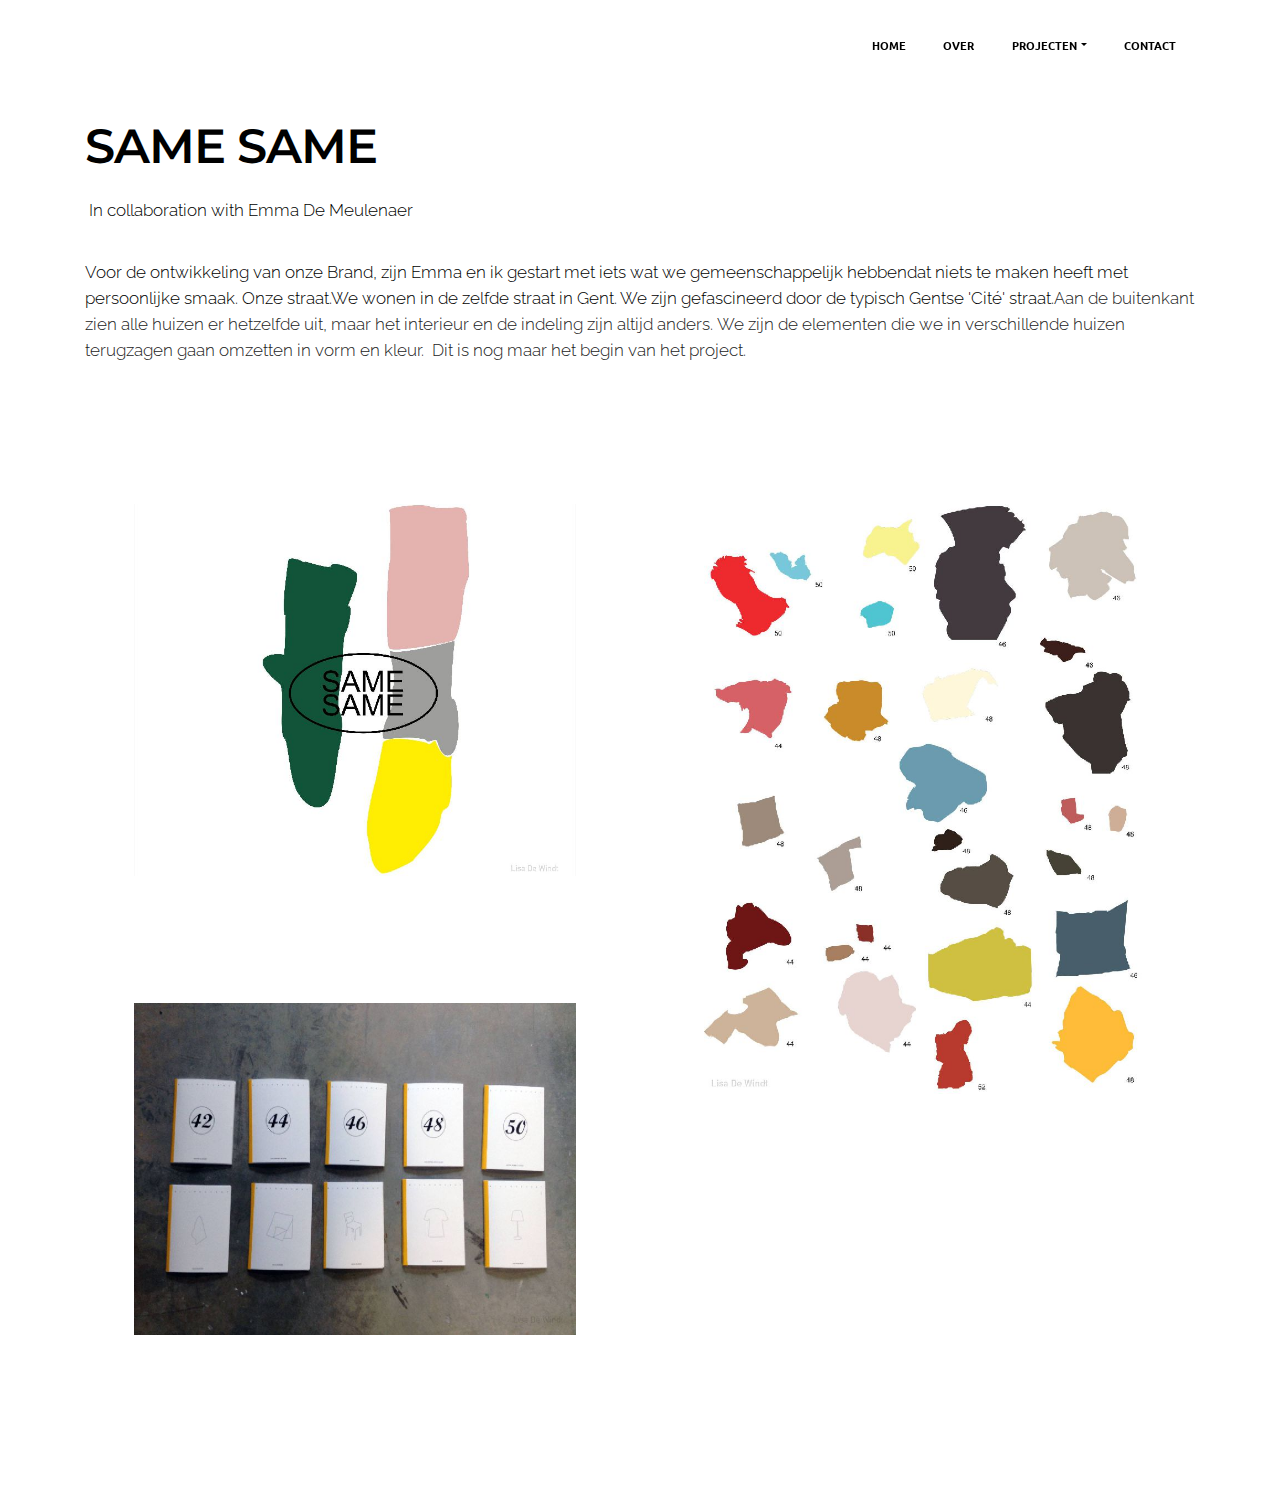
<file: samesame.html>
<!DOCTYPE html>
<html>
<head>
  <!-- Site made with Mobirise Website Builder v3.6.4, https://mobirise.com -->
  <meta charset="UTF-8">
  <meta http-equiv="X-UA-Compatible" content="IE=edge">
  <meta name="generator" content="Mobirise v3.6.4, mobirise.com">
  <meta name="viewport" content="width=device-width, initial-scale=1">
  <link rel="shortcut icon" href="assets/images/logo.png" type="image/x-icon">
  <meta name="description" content="Lisa De Windt, 2016">
  <title>SAME SAME</title>
  <link rel="stylesheet" href="https://fonts.googleapis.com/css?family=Lora:400,700,400italic,700italic&amp;subset=latin">
  <link rel="stylesheet" href="https://fonts.googleapis.com/css?family=Montserrat:400,700">
  <link rel="stylesheet" href="https://fonts.googleapis.com/css?family=Raleway:400,100,200,300,500,600,700,800,900">
  <link rel="stylesheet" href="assets/et-line-font-plugin/style.css">
  <link rel="stylesheet" href="assets/bootstrap-material-design-font/css/material.css">
  <link rel="stylesheet" href="assets/tether/tether.min.css">
  <link rel="stylesheet" href="assets/bootstrap/css/bootstrap.min.css">
  <link rel="stylesheet" href="assets/socicon/css/socicon.min.css">
  <link rel="stylesheet" href="assets/animate.css/animate.min.css">
  <link rel="stylesheet" href="assets/dropdown/css/style.css">
  <link rel="stylesheet" href="assets/theme/css/style.css">
  <link rel="stylesheet" href="assets/mobirise-gallery/style.css">
  <link rel="stylesheet" href="assets/mobirise/css/mbr-additional.css" type="text/css">
  
  
  
</head>
<body>
<section id="page7-menu-0">

    <nav class="navbar navbar-dropdown bg-color transparent navbar-fixed-top">
        <div class="container">

            <div class="mbr-table">
                
                <div class="mbr-table-cell">

                    <button class="navbar-toggler pull-xs-right hidden-md-up" type="button" data-toggle="collapse" data-target="#exCollapsingNavbar">
                        <div class="hamburger-icon"></div>
                    </button>

                    <ul class="nav-dropdown collapse pull-xs-right nav navbar-nav navbar-toggleable-sm" id="exCollapsingNavbar"><li class="nav-item"><a class="nav-link link" href="index.html">HOME</a></li><li class="nav-item"><a class="nav-link link" href="index.html#index-header1-1">OVER</a></li><li class="nav-item dropdown"><a class="nav-link link dropdown-toggle" href="index.html#index-gallery3-0" data-toggle="dropdown-submenu" aria-expanded="false">PROJECTEN</a><div class="dropdown-menu"><a class="dropdown-item" href="index.html#index-gallery3-0">ALLE</a><a class="dropdown-item" href="patroon.html">PATROON<br></a><a class="dropdown-item" href="lengtebreedtekruispunt.html">LENGTE BREEDTE KTUISPUNT</a><a class="dropdown-item" href="publicsecret.html">PUBLIC SECRET<br></a><a class="dropdown-item" href="samesame.html">SAME SAME</a><a class="dropdown-item" href="azilal.html">AZILAL WEEFSELS</a><a class="dropdown-item" href="motief.html">TEXTIEL MOTIEF</a><a class="dropdown-item" href="sok.html">SOK</a></div></li><li class="nav-item"><a class="nav-link link" href="contact.html">CONTACT</a></li></ul>
                    <button hidden="" class="navbar-toggler navbar-close" type="button" data-toggle="collapse" data-target="#exCollapsingNavbar">
                        <div class="close-icon"></div>
                    </button>

                </div>
            </div>

        </div>
    </nav>

</section>

<section class="engine"><a rel="external" href="https://mobirise.com">simple bootstrap web page generator software download</a></section><section class="mbr-section mbr-after-navbar" id="same_same-content5-0" style="background-color: rgb(255, 255, 255); padding-top: 120px; padding-bottom: 40px;">

    

    <div class="container">
        <h3 class="mbr-section-title display-2">SAME SAME&nbsp;</h3>
        <div class="lead"><p>&nbsp;In collaboration with Emma De Meulenaer</p><p>Voor de ontwikkeling van onze Brand, zijn Emma en ik gestart met iets wat we gemeenschappelijk hebben<span style="font-size: 1.07rem; line-height: 1.5;">dat niets te maken heeft met persoonlijke smaak. Onze straat.</span><span style="font-size: 1.07rem; line-height: 1.5;">We wonen in de zelfde straat in Gent. We zijn gefascineerd door de typisch Gentse 'Cité' straat.</span><span style="font-size: 1.07rem; color: rgb(35, 35, 35); line-height: 1.5;">Aan de buitenkant zien alle huizen er hetzelfde uit, maar het interieur en de indeling zijn altijd anders.&nbsp;</span><span style="font-size: 1.07rem; color: rgb(35, 35, 35); line-height: 1.5;">We zijn de elementen die we in verschillende huizen terugzagen gaan omzetten in vorm en kleur. &nbsp;</span><span style="font-size: 1.07rem; color: rgb(35, 35, 35); line-height: 1.5;">Dit is nog maar het begin van het project.</span></p><p></p></div>
    </div>

</section>

<section class="mbr-gallery mbr-section mbr-section-nopadding mbr-slider-carousel" id="same_same-gallery2-0" data-filter="false" style="padding-top: 0rem; padding-bottom: 6rem;">
    <!-- Filter -->
    

    <!-- Gallery -->
    <div class="mbr-gallery-row container">
        <div class=" mbr-gallery-layout-default">
            <div>
                <div>
                    <div class="mbr-gallery-item mbr-gallery-item__mobirise3 mbr-gallery-item--p4" data-tags="Awesome" data-video-url="false">
                        <div href="#lb-same_same-gallery2-0" data-slide-to="0" data-toggle="modal">
                            
                            

                            <img alt="" src="assets/images/cover-2000x1681-96-2000x1681-6.jpg">
                            
                            <span class="icon-focus"></span>
                            
                        </div>
                    </div><div class="mbr-gallery-item mbr-gallery-item__mobirise3 mbr-gallery-item--p4" data-tags="Responsive" data-video-url="false">
                        <div href="#lb-same_same-gallery2-0" data-slide-to="1" data-toggle="modal">
                            
                            

                            <img alt="" src="assets/images/cata-vormen-4-2000x2670-47-2000x2670-79.jpg">
                            
                            <span class="icon-focus"></span>
                            
                        </div>
                    </div><div class="mbr-gallery-item mbr-gallery-item__mobirise3 mbr-gallery-item--p4" data-tags="Creative" data-video-url="false">
                        <div href="#lb-same_same-gallery2-0" data-slide-to="2" data-toggle="modal">
                            
                            

                            <img alt="" src="assets/images/img-1938-2000x1500-92-2000x1500-83.jpg">
                            
                            <span class="icon-focus"></span>
                            
                        </div>
                    </div>
                </div>
            </div>
            <div class="clearfix"></div>
        </div>
    </div>

    <!-- Lightbox -->
    <div data-app-prevent-settings="" class="mbr-slider modal fade carousel slide" tabindex="-1" data-keyboard="true" data-interval="false" id="lb-same_same-gallery2-0">
        <div class="modal-dialog">
            <div class="modal-content">
                <div class="modal-body">
                    <ol class="carousel-indicators">
                        <li data-app-prevent-settings="" data-target="#lb-same_same-gallery2-0" data-slide-to="0"></li><li data-app-prevent-settings="" data-target="#lb-same_same-gallery2-0" data-slide-to="1"></li><li data-app-prevent-settings="" data-target="#lb-same_same-gallery2-0" class=" active" data-slide-to="2"></li>
                    </ol>
                    <div class="carousel-inner">
                        <div class="carousel-item">
                            <img alt="" src="assets/images/cover-2000x1681-96.jpg">
                        </div><div class="carousel-item">
                            <img alt="" src="assets/images/cata-vormen-4-2000x2670-47.jpg">
                        </div><div class="carousel-item active">
                            <img alt="" src="assets/images/img-1938-2000x1500-92.jpg">
                        </div>
                    </div>
                    <a class="left carousel-control" role="button" data-slide="prev" href="#lb-same_same-gallery2-0">
                        <span class="icon-prev" aria-hidden="true"></span>
                        <span class="sr-only">Previous</span>
                    </a>
                    <a class="right carousel-control" role="button" data-slide="next" href="#lb-same_same-gallery2-0">
                        <span class="icon-next" aria-hidden="true"></span>
                        <span class="sr-only">Next</span>
                    </a>

                    <a class="close" href="#" role="button" data-dismiss="modal">
                        <span aria-hidden="true">×</span>
                        <span class="sr-only">Close</span>
                    </a>
                </div>
            </div>
        </div>
    </div>
</section>


  <script src="assets/web/assets/jquery/jquery.min.js"></script>
  <script src="assets/tether/tether.min.js"></script>
  <script src="assets/bootstrap/js/bootstrap.min.js"></script>
  <script src="assets/smooth-scroll/SmoothScroll.js"></script>
  <script src="assets/viewportChecker/jquery.viewportchecker.js"></script>
  <script src="assets/dropdown/js/script.min.js"></script>
  <script src="assets/touchSwipe/jquery.touchSwipe.min.js"></script>
  <script src="assets/masonry/masonry.pkgd.min.js"></script>
  <script src="assets/imagesloaded/imagesloaded.pkgd.min.js"></script>
  <script src="assets/bootstrap-carousel-swipe/bootstrap-carousel-swipe.js"></script>
  <script src="assets/theme/js/script.js"></script>
  <script src="assets/mobirise-gallery/script.js"></script>
  
  
  <input name="animation" type="hidden">
  </body>
</html>
</file>
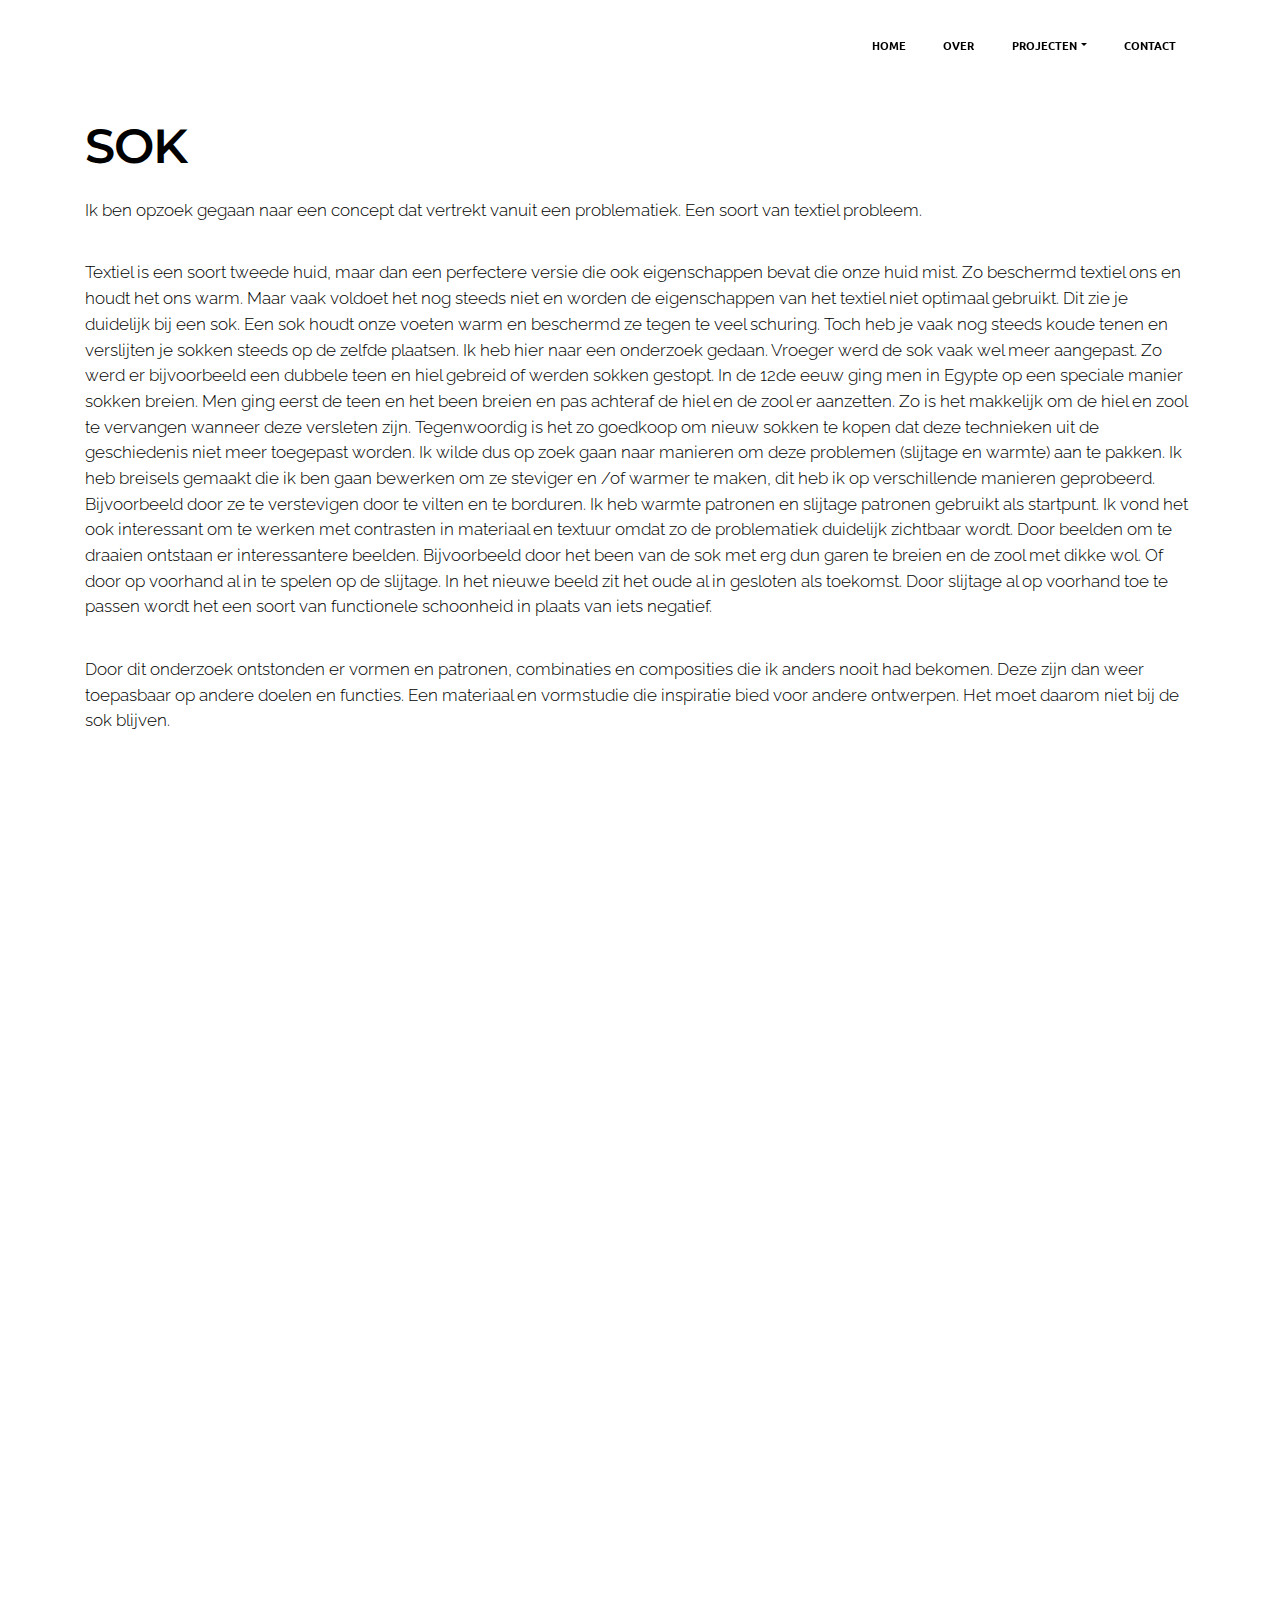
<file: sok.html>
<!DOCTYPE html>
<html>
<head>
  <!-- Site made with Mobirise Website Builder v3.6.4, https://mobirise.com -->
  <meta charset="UTF-8">
  <meta http-equiv="X-UA-Compatible" content="IE=edge">
  <meta name="generator" content="Mobirise v3.6.4, mobirise.com">
  <meta name="viewport" content="width=device-width, initial-scale=1">
  <link rel="shortcut icon" href="assets/images/logo.png" type="image/x-icon">
  <meta name="description" content="Lisa De Windt, 2017">
  
  <link rel="stylesheet" href="https://fonts.googleapis.com/css?family=Lora:400,700,400italic,700italic&amp;subset=latin">
  <link rel="stylesheet" href="https://fonts.googleapis.com/css?family=Montserrat:400,700">
  <link rel="stylesheet" href="https://fonts.googleapis.com/css?family=Raleway:400,100,200,300,500,600,700,800,900">
  <link rel="stylesheet" href="assets/et-line-font-plugin/style.css">
  <link rel="stylesheet" href="assets/bootstrap-material-design-font/css/material.css">
  <link rel="stylesheet" href="assets/tether/tether.min.css">
  <link rel="stylesheet" href="assets/bootstrap/css/bootstrap.min.css">
  <link rel="stylesheet" href="assets/socicon/css/socicon.min.css">
  <link rel="stylesheet" href="assets/animate.css/animate.min.css">
  <link rel="stylesheet" href="assets/dropdown/css/style.css">
  <link rel="stylesheet" href="assets/theme/css/style.css">
  <link rel="stylesheet" href="assets/mobirise-gallery/style.css">
  <link rel="stylesheet" href="assets/mobirise/css/mbr-additional.css" type="text/css">
  
  
  
</head>
<body>
<section id="page8-menu-0">

    <nav class="navbar navbar-dropdown bg-color transparent navbar-fixed-top">
        <div class="container">

            <div class="mbr-table">
                
                <div class="mbr-table-cell">

                    <button class="navbar-toggler pull-xs-right hidden-md-up" type="button" data-toggle="collapse" data-target="#exCollapsingNavbar">
                        <div class="hamburger-icon"></div>
                    </button>

                    <ul class="nav-dropdown collapse pull-xs-right nav navbar-nav navbar-toggleable-sm" id="exCollapsingNavbar"><li class="nav-item"><a class="nav-link link" href="index.html">HOME</a></li><li class="nav-item"><a class="nav-link link" href="index.html#index-header1-1">OVER</a></li><li class="nav-item dropdown"><a class="nav-link link dropdown-toggle" href="index.html#index-gallery3-0" data-toggle="dropdown-submenu" aria-expanded="false">PROJECTEN</a><div class="dropdown-menu"><a class="dropdown-item" href="index.html#index-gallery3-0">ALLE</a><a class="dropdown-item" href="patroon.html">PATROON<br></a><a class="dropdown-item" href="lengtebreedtekruispunt.html">LENGTE BREEDTE KTUISPUNT</a><a class="dropdown-item" href="publicsecret.html">PUBLIC SECRET<br></a><a class="dropdown-item" href="samesame.html">SAME SAME</a><a class="dropdown-item" href="azilal.html">AZILAL WEEFSELS</a><a class="dropdown-item" href="motief.html">TEXTIEL MOTIEF</a><a class="dropdown-item" href="sok.html">SOK</a></div></li><li class="nav-item"><a class="nav-link link" href="contact.html">CONTACT</a></li></ul>
                    <button hidden="" class="navbar-toggler navbar-close" type="button" data-toggle="collapse" data-target="#exCollapsingNavbar">
                        <div class="close-icon"></div>
                    </button>

                </div>
            </div>

        </div>
    </nav>

</section>

<section class="engine"><a rel="external" href="https://mobirise.com">top drag and drop web page creator software</a></section><section class="mbr-section mbr-after-navbar" id="sok-content5-0" style="background-color: rgb(255, 255, 255); padding-top: 120px; padding-bottom: 120px;">

    

    <div class="container">
        <h3 class="mbr-section-title display-2">SOK</h3>
        <div class="lead"><p>Ik ben opzoek gegaan naar een concept dat vertrekt vanuit een problematiek. Een soort van textiel probleem.
 </p><p>Textiel is een soort tweede huid, maar dan een perfectere versie die ook
eigenschappen bevat die onze huid mist. Zo beschermd textiel ons en houdt het ons warm. Maar vaak voldoet het nog steeds niet en worden de eigenschappen 
van het textiel niet optimaal gebruikt.
 Dit zie je duidelijk bij een sok. Een sok houdt onze voeten warm en beschermd
 ze tegen te veel schuring. Toch heb je vaak nog steeds koude tenen en verslijten
je sokken steeds op de zelfde plaatsen. 
Ik heb hier naar een onderzoek gedaan.
 Vroeger werd de sok vaak wel meer aangepast. Zo werd er bijvoorbeeld een
 dubbele teen en hiel gebreid of werden sokken gestopt.
 In de 12de eeuw ging men in Egypte op een speciale manier sokken breien. Men 
ging eerst de teen en het been breien en pas achteraf de hiel en de zool er
aanzetten. Zo is het makkelijk om de hiel en zool te vervangen wanneer deze 
versleten zijn.
 Tegenwoordig is het zo goedkoop om nieuw sokken te kopen dat deze 
technieken uit de geschiedenis niet meer toegepast worden. Ik wilde dus op
zoek gaan naar manieren om deze problemen (slijtage en warmte) aan te
pakken.
Ik heb breisels gemaakt die ik ben gaan bewerken om ze steviger en /of warmer
te maken, dit heb ik op verschillende manieren geprobeerd. Bijvoorbeeld door ze
te verstevigen door te vilten en te borduren. Ik heb warmte patronen en slijtage
patronen gebruikt als startpunt.
 Ik vond het ook interessant om te werken met contrasten in materiaal en textuur 
omdat zo de problematiek duidelijk zichtbaar wordt. Door beelden om te draaien
 ontstaan er interessantere beelden. Bijvoorbeeld door het been van de sok
 met erg dun garen te breien en de zool met dikke wol.
 Of door op voorhand al in te spelen op de slijtage. In het nieuwe beeld zit het oude al in gesloten als toekomst. Door slijtage al op
voorhand toe te passen wordt het een soort van functionele schoonheid in
plaats van iets negatief.
 </p><p>Door dit onderzoek ontstonden er vormen en patronen,
combinaties en composities die ik anders nooit had bekomen. Deze zijn dan
 weer toepasbaar op andere doelen en functies. 
Een materiaal en vormstudie die inspiratie bied voor andere ontwerpen. Het moet
 daarom niet bij de sok blijven.&nbsp;</p></div>
    </div>

</section>

<section class="mbr-gallery mbr-section mbr-section-nopadding mbr-slider-carousel" id="sok-gallery2-0" data-filter="false" style="padding-top: 0rem; padding-bottom: 6rem;">
    <!-- Filter -->
    

    <!-- Gallery -->
    <div class="mbr-gallery-row container">
        <div class=" mbr-gallery-layout-default">
            <div>
                <div>
                    <div class="mbr-gallery-item mbr-gallery-item__mobirise3 mbr-gallery-item--p4" data-tags="Awesome" data-video-url="false">
                        <div href="#lb-sok-gallery2-0" data-slide-to="0" data-toggle="modal">
                            
                            

                            <img alt="" src="assets/images/img-2052-2000x1500-20-2000x1500-1.jpg">
                            
                            <span class="icon-focus"></span>
                            
                        </div>
                    </div><div class="mbr-gallery-item mbr-gallery-item__mobirise3 mbr-gallery-item--p4" data-tags="Responsive" data-video-url="false">
                        <div href="#lb-sok-gallery2-0" data-slide-to="1" data-toggle="modal">
                            
                            

                            <img alt="" src="assets/images/img-2014-2000x1500-39-2000x1500-83.jpg">
                            
                            <span class="icon-focus"></span>
                            
                        </div>
                    </div><div class="mbr-gallery-item mbr-gallery-item__mobirise3 mbr-gallery-item--p4" data-tags="Creative" data-video-url="false">
                        <div href="#lb-sok-gallery2-0" data-slide-to="2" data-toggle="modal">
                            
                            

                            <img alt="" src="assets/images/img-1967-2000x1500-81-2000x1500-85.jpg">
                            
                            <span class="icon-focus"></span>
                            
                        </div>
                    </div><div class="mbr-gallery-item mbr-gallery-item__mobirise3 mbr-gallery-item--p4" data-tags="Animated" data-video-url="false">
                        <div href="#lb-sok-gallery2-0" data-slide-to="3" data-toggle="modal">
                            
                            

                            <img alt="" src="assets/images/img-2024-2000x1500-61-2000x1500-62.jpg">
                            
                            <span class="icon-focus"></span>
                            
                        </div>
                    </div><div class="mbr-gallery-item mbr-gallery-item__mobirise3 mbr-gallery-item--p4" data-tags="Awesome" data-video-url="false">
                        <div href="#lb-sok-gallery2-0" data-slide-to="4" data-toggle="modal">
                            
                            

                            <img alt="" src="assets/images/img-2027-2000x1500-26-2000x1500-7.jpg">
                            
                            <span class="icon-focus"></span>
                            
                        </div>
                    </div><div class="mbr-gallery-item mbr-gallery-item__mobirise3 mbr-gallery-item--p4" data-tags="Beautiful" data-video-url="false">
                        <div href="#lb-sok-gallery2-0" data-slide-to="5" data-toggle="modal">
                            
                            

                            <img alt="" src="assets/images/img-1974-2000x1500-90-2000x1500-54.jpg">
                            
                            <span class="icon-focus"></span>
                            
                        </div>
                    </div><div class="mbr-gallery-item mbr-gallery-item__mobirise3 mbr-gallery-item--p4" data-tags="Responsive" data-video-url="false">
                        <div href="#lb-sok-gallery2-0" data-slide-to="6" data-toggle="modal">
                            
                            

                            <img alt="" src="assets/images/img-2006-2000x1500-51-2000x1500-80.jpg">
                            
                            <span class="icon-focus"></span>
                            
                        </div>
                    </div><div class="mbr-gallery-item mbr-gallery-item__mobirise3 mbr-gallery-item--p4" data-tags="Animated" data-video-url="false">
                        <div href="#lb-sok-gallery2-0" data-slide-to="7" data-toggle="modal">
                            
                            

                            <img alt="" src="assets/images/img-2042-2000x1500-93-2000x1500-59.jpg">
                            
                            <span class="icon-focus"></span>
                            
                        </div>
                    </div><div class="mbr-gallery-item mbr-gallery-item__mobirise3 mbr-gallery-item--p4" data-tags="Animated" data-video-url="false">
                        <div href="#lb-sok-gallery2-0" data-slide-to="8" data-toggle="modal">
                            
                            

                            <img alt="" src="assets/images/img-1798-2000x1500-39-2000x1500-90.jpg">
                            
                            <span class="icon-focus"></span>
                            
                        </div>
                    </div><div class="mbr-gallery-item mbr-gallery-item__mobirise3 mbr-gallery-item--p4" data-tags="Animated" data-video-url="false">
                        <div href="#lb-sok-gallery2-0" data-slide-to="9" data-toggle="modal">
                            
                            

                            <img alt="" src="assets/images/img-1819-2000x1500-45-2000x1500-54.jpg">
                            
                            <span class="icon-focus"></span>
                            
                        </div>
                    </div><div class="mbr-gallery-item mbr-gallery-item__mobirise3 mbr-gallery-item--p4" data-tags="Animated" data-video-url="false">
                        <div href="#lb-sok-gallery2-0" data-slide-to="10" data-toggle="modal">
                            
                            

                            <img alt="" src="assets/images/img-2038-2000x1500-39-2000x1500-83.jpg">
                            
                            <span class="icon-focus"></span>
                            
                        </div>
                    </div><div class="mbr-gallery-item mbr-gallery-item__mobirise3 mbr-gallery-item--p4" data-tags="Animated" data-video-url="false">
                        <div href="#lb-sok-gallery2-0" data-slide-to="11" data-toggle="modal">
                            
                            

                            <img alt="" src="assets/images/img-2044-2000x1500-24-2000x1500-89.jpg">
                            
                            <span class="icon-focus"></span>
                            
                        </div>
                    </div><div class="mbr-gallery-item mbr-gallery-item__mobirise3 mbr-gallery-item--p4" data-tags="Animated" data-video-url="false">
                        <div href="#lb-sok-gallery2-0" data-slide-to="12" data-toggle="modal">
                            
                            

                            <img alt="" src="assets/images/img-2040-2000x1500-58-2000x1500-26.jpg">
                            
                            <span class="icon-focus"></span>
                            
                        </div>
                    </div>
                </div>
            </div>
            <div class="clearfix"></div>
        </div>
    </div>

    <!-- Lightbox -->
    <div data-app-prevent-settings="" class="mbr-slider modal fade carousel slide" tabindex="-1" data-keyboard="true" data-interval="false" id="lb-sok-gallery2-0">
        <div class="modal-dialog">
            <div class="modal-content">
                <div class="modal-body">
                    <ol class="carousel-indicators">
                        <li data-app-prevent-settings="" data-target="#lb-sok-gallery2-0" data-slide-to="0"></li><li data-app-prevent-settings="" data-target="#lb-sok-gallery2-0" data-slide-to="1"></li><li data-app-prevent-settings="" data-target="#lb-sok-gallery2-0" data-slide-to="2"></li><li data-app-prevent-settings="" data-target="#lb-sok-gallery2-0" data-slide-to="3"></li><li data-app-prevent-settings="" data-target="#lb-sok-gallery2-0" data-slide-to="4"></li><li data-app-prevent-settings="" data-target="#lb-sok-gallery2-0" data-slide-to="5"></li><li data-app-prevent-settings="" data-target="#lb-sok-gallery2-0" data-slide-to="6"></li><li data-app-prevent-settings="" data-target="#lb-sok-gallery2-0" data-slide-to="7"></li><li data-app-prevent-settings="" data-target="#lb-sok-gallery2-0" data-slide-to="8"></li><li data-app-prevent-settings="" data-target="#lb-sok-gallery2-0" data-slide-to="9"></li><li data-app-prevent-settings="" data-target="#lb-sok-gallery2-0" data-slide-to="10"></li><li data-app-prevent-settings="" data-target="#lb-sok-gallery2-0" data-slide-to="11"></li><li data-app-prevent-settings="" data-target="#lb-sok-gallery2-0" class=" active" data-slide-to="12"></li>
                    </ol>
                    <div class="carousel-inner">
                        <div class="carousel-item">
                            <img alt="" src="assets/images/img-2052-2000x1500-20.jpg">
                        </div><div class="carousel-item">
                            <img alt="" src="assets/images/img-2014-2000x1500-39.jpg">
                        </div><div class="carousel-item">
                            <img alt="" src="assets/images/img-1967-2000x1500-81.jpg">
                        </div><div class="carousel-item">
                            <img alt="" src="assets/images/img-2024-2000x1500-61.jpg">
                        </div><div class="carousel-item">
                            <img alt="" src="assets/images/img-2027-2000x1500-26.jpg">
                        </div><div class="carousel-item">
                            <img alt="" src="assets/images/img-1974-2000x1500-90.jpg">
                        </div><div class="carousel-item">
                            <img alt="" src="assets/images/img-2006-2000x1500-51.jpg">
                        </div><div class="carousel-item">
                            <img alt="" src="assets/images/img-2042-2000x1500-93.jpg">
                        </div><div class="carousel-item">
                            <img alt="" src="assets/images/img-1798-2000x1500-39.jpg">
                        </div><div class="carousel-item">
                            <img alt="" src="assets/images/img-1819-2000x1500-45.jpg">
                        </div><div class="carousel-item">
                            <img alt="" src="assets/images/img-2038-2000x1500-39.jpg">
                        </div><div class="carousel-item">
                            <img alt="" src="assets/images/img-2044-2000x1500-24.jpg">
                        </div><div class="carousel-item active">
                            <img alt="" src="assets/images/img-2040-2000x1500-58.jpg">
                        </div>
                    </div>
                    <a class="left carousel-control" role="button" data-slide="prev" href="#lb-sok-gallery2-0">
                        <span class="icon-prev" aria-hidden="true"></span>
                        <span class="sr-only">Previous</span>
                    </a>
                    <a class="right carousel-control" role="button" data-slide="next" href="#lb-sok-gallery2-0">
                        <span class="icon-next" aria-hidden="true"></span>
                        <span class="sr-only">Next</span>
                    </a>

                    <a class="close" href="#" role="button" data-dismiss="modal">
                        <span aria-hidden="true">×</span>
                        <span class="sr-only">Close</span>
                    </a>
                </div>
            </div>
        </div>
    </div>
</section>


  <script src="assets/web/assets/jquery/jquery.min.js"></script>
  <script src="assets/tether/tether.min.js"></script>
  <script src="assets/bootstrap/js/bootstrap.min.js"></script>
  <script src="assets/smooth-scroll/SmoothScroll.js"></script>
  <script src="assets/viewportChecker/jquery.viewportchecker.js"></script>
  <script src="assets/dropdown/js/script.min.js"></script>
  <script src="assets/touchSwipe/jquery.touchSwipe.min.js"></script>
  <script src="assets/masonry/masonry.pkgd.min.js"></script>
  <script src="assets/imagesloaded/imagesloaded.pkgd.min.js"></script>
  <script src="assets/bootstrap-carousel-swipe/bootstrap-carousel-swipe.js"></script>
  <script src="assets/theme/js/script.js"></script>
  <script src="assets/mobirise-gallery/script.js"></script>
  
  
  <input name="animation" type="hidden">
  </body>
</html>
</file>
<file: assets/et-line-font-plugin/style.css>
@font-face {
	font-family: 'et-line';
	src:url('fonts/et-line.eot');
	src:url('fonts/et-line.eot?#iefix') format('embedded-opentype'),
		url('fonts/et-line.woff') format('woff'),
		url('fonts/et-line.ttf') format('truetype'),
		url('fonts/et-line.svg#et-line') format('svg');
	font-weight: normal;
	font-style: normal;
}

/* Use the following CSS code if you want to use data attributes for inserting your icons */
.etl-icon, [data-icon]:before {
	font-family: 'et-line';
	content: attr(data-icon);
	speak: none;
	font-weight: normal;
	font-variant: normal;
	text-transform: none;
	line-height: 1;
	-webkit-font-smoothing: antialiased;
	-moz-osx-font-smoothing: grayscale;
	display:inline-block;
}

/* Use the following CSS code if you want to have a class per icon */
/*
Instead of a list of all class selectors,
you can use the generic selector below, but it's slower:
[class*="icon-"] {
*/
.icon-mobile, .icon-laptop, .icon-desktop, .icon-tablet, .icon-phone, .icon-document, .icon-documents, .icon-search, .icon-clipboard, .icon-newspaper, .icon-notebook, .icon-book-open, .icon-browser, .icon-calendar, .icon-presentation, .icon-picture, .icon-pictures, .icon-video, .icon-camera, .icon-printer, .icon-toolbox, .icon-briefcase, .icon-wallet, .icon-gift, .icon-bargraph, .icon-grid, .icon-expand, .icon-focus, .icon-edit, .icon-adjustments, .icon-ribbon, .icon-hourglass, .icon-lock, .icon-megaphone, .icon-shield, .icon-trophy, .icon-flag, .icon-map, .icon-puzzle, .icon-basket, .icon-envelope, .icon-streetsign, .icon-telescope, .icon-gears, .icon-key, .icon-paperclip, .icon-attachment, .icon-pricetags, .icon-lightbulb, .icon-layers, .icon-pencil, .icon-tools, .icon-tools-2, .icon-scissors, .icon-paintbrush, .icon-magnifying-glass, .icon-circle-compass, .icon-linegraph, .icon-mic, .icon-strategy, .icon-beaker, .icon-caution, .icon-recycle, .icon-anchor, .icon-profile-male, .icon-profile-female, .icon-bike, .icon-wine, .icon-hotairballoon, .icon-globe, .icon-genius, .icon-map-pin, .icon-dial, .icon-chat, .icon-heart, .icon-cloud, .icon-upload, .icon-download, .icon-target, .icon-hazardous, .icon-piechart, .icon-speedometer, .icon-global, .icon-compass, .icon-lifesaver, .icon-clock, .icon-aperture, .icon-quote, .icon-scope, .icon-alarmclock, .icon-refresh, .icon-happy, .icon-sad, .icon-facebook, .icon-twitter, .icon-googleplus, .icon-rss, .icon-tumblr, .icon-linkedin, .icon-dribbble {
	font-family: 'et-line';
	speak: none;
	font-style: normal;
	font-weight: normal;
	font-variant: normal;
	text-transform: none;
	line-height: 1;
	-webkit-font-smoothing: antialiased;
	-moz-osx-font-smoothing: grayscale;
	display:inline-block;
}
.icon-mobile:before {
	content: "\e000";
}
.icon-laptop:before {
	content: "\e001";
}
.icon-desktop:before {
	content: "\e002";
}
.icon-tablet:before {
	content: "\e003";
}
.icon-phone:before {
	content: "\e004";
}
.icon-document:before {
	content: "\e005";
}
.icon-documents:before {
	content: "\e006";
}
.icon-search:before {
	content: "\e007";
}
.icon-clipboard:before {
	content: "\e008";
}
.icon-newspaper:before {
	content: "\e009";
}
.icon-notebook:before {
	content: "\e00a";
}
.icon-book-open:before {
	content: "\e00b";
}
.icon-browser:before {
	content: "\e00c";
}
.icon-calendar:before {
	content: "\e00d";
}
.icon-presentation:before {
	content: "\e00e";
}
.icon-picture:before {
	content: "\e00f";
}
.icon-pictures:before {
	content: "\e010";
}
.icon-video:before {
	content: "\e011";
}
.icon-camera:before {
	content: "\e012";
}
.icon-printer:before {
	content: "\e013";
}
.icon-toolbox:before {
	content: "\e014";
}
.icon-briefcase:before {
	content: "\e015";
}
.icon-wallet:before {
	content: "\e016";
}
.icon-gift:before {
	content: "\e017";
}
.icon-bargraph:before {
	content: "\e018";
}
.icon-grid:before {
	content: "\e019";
}
.icon-expand:before {
	content: "\e01a";
}
.icon-focus:before {
	content: "\e01b";
}
.icon-edit:before {
	content: "\e01c";
}
.icon-adjustments:before {
	content: "\e01d";
}
.icon-ribbon:before {
	content: "\e01e";
}
.icon-hourglass:before {
	content: "\e01f";
}
.icon-lock:before {
	content: "\e020";
}
.icon-megaphone:before {
	content: "\e021";
}
.icon-shield:before {
	content: "\e022";
}
.icon-trophy:before {
	content: "\e023";
}
.icon-flag:before {
	content: "\e024";
}
.icon-map:before {
	content: "\e025";
}
.icon-puzzle:before {
	content: "\e026";
}
.icon-basket:before {
	content: "\e027";
}
.icon-envelope:before {
	content: "\e028";
}
.icon-streetsign:before {
	content: "\e029";
}
.icon-telescope:before {
	content: "\e02a";
}
.icon-gears:before {
	content: "\e02b";
}
.icon-key:before {
	content: "\e02c";
}
.icon-paperclip:before {
	content: "\e02d";
}
.icon-attachment:before {
	content: "\e02e";
}
.icon-pricetags:before {
	content: "\e02f";
}
.icon-lightbulb:before {
	content: "\e030";
}
.icon-layers:before {
	content: "\e031";
}
.icon-pencil:before {
	content: "\e032";
}
.icon-tools:before {
	content: "\e033";
}
.icon-tools-2:before {
	content: "\e034";
}
.icon-scissors:before {
	content: "\e035";
}
.icon-paintbrush:before {
	content: "\e036";
}
.icon-magnifying-glass:before {
	content: "\e037";
}
.icon-circle-compass:before {
	content: "\e038";
}
.icon-linegraph:before {
	content: "\e039";
}
.icon-mic:before {
	content: "\e03a";
}
.icon-strategy:before {
	content: "\e03b";
}
.icon-beaker:before {
	content: "\e03c";
}
.icon-caution:before {
	content: "\e03d";
}
.icon-recycle:before {
	content: "\e03e";
}
.icon-anchor:before {
	content: "\e03f";
}
.icon-profile-male:before {
	content: "\e040";
}
.icon-profile-female:before {
	content: "\e041";
}
.icon-bike:before {
	content: "\e042";
}
.icon-wine:before {
	content: "\e043";
}
.icon-hotairballoon:before {
	content: "\e044";
}
.icon-globe:before {
	content: "\e045";
}
.icon-genius:before {
	content: "\e046";
}
.icon-map-pin:before {
	content: "\e047";
}
.icon-dial:before {
	content: "\e048";
}
.icon-chat:before {
	content: "\e049";
}
.icon-heart:before {
	content: "\e04a";
}
.icon-cloud:before {
	content: "\e04b";
}
.icon-upload:before {
	content: "\e04c";
}
.icon-download:before {
	content: "\e04d";
}
.icon-target:before {
	content: "\e04e";
}
.icon-hazardous:before {
	content: "\e04f";
}
.icon-piechart:before {
	content: "\e050";
}
.icon-speedometer:before {
	content: "\e051";
}
.icon-global:before {
	content: "\e052";
}
.icon-compass:before {
	content: "\e053";
}
.icon-lifesaver:before {
	content: "\e054";
}
.icon-clock:before {
	content: "\e055";
}
.icon-aperture:before {
	content: "\e056";
}
.icon-quote:before {
	content: "\e057";
}
.icon-scope:before {
	content: "\e058";
}
.icon-alarmclock:before {
	content: "\e059";
}
.icon-refresh:before {
	content: "\e05a";
}
.icon-happy:before {
	content: "\e05b";
}
.icon-sad:before {
	content: "\e05c";
}
.icon-facebook:before {
	content: "\e05d";
}
.icon-twitter:before {
	content: "\e05e";
}
.icon-googleplus:before {
	content: "\e05f";
}
.icon-rss:before {
	content: "\e060";
}
.icon-tumblr:before {
	content: "\e061";
}
.icon-linkedin:before {
	content: "\e062";
}
.icon-dribbble:before {
	content: "\e063";
}
</file>
<file: assets/bootstrap-material-design-font/css/material.css>
@font-face {
  font-family: 'Material-Design-Icons';
  src: url('../fonts/Material-Design-Icons.eot?3ocs8m');
  src: url('../fonts/Material-Design-Icons.eot?#iefix3ocs8m') format('embedded-opentype'), url('../fonts/Material-Design-Icons.woff?3ocs8m') format('woff'), url('../fonts/Material-Design-Icons.ttf?3ocs8m') format('truetype'), url('../fonts/Material-Design-Icons.svg?3ocs8m#Material-Design-Icons') format('svg');
  font-weight: normal;
  font-style: normal;
}
[class^="mdi-"],
[class*="mdi-"] {
  speak: none;
  display: inline-block;
  font-style: normal;
  font-variant:normal;
  font-weight:normal;
  /*font-size:24px;*/
  line-height:1;
  font-family:'Material-Design-Icons' !important;
  text-rendering: auto;
  
  -webkit-font-smoothing: antialiased;
  -moz-osx-font-smoothing: grayscale;
  -webkit-transform: translate(0, 0);
      -ms-transform: translate(0, 0);
          transform: translate(0, 0);
}
[class^="mdi-"]:before,
[class*="mdi-"]:before {
  display: inline-block;
  speak: none;
  text-decoration: inherit;
}
[class^="mdi-"].pull-left,
[class*="mdi-"].pull-left {
  margin-right: .3em;
}
[class^="mdi-"].pull-right,
[class*="mdi-"].pull-right {
  margin-left: .3em;
}
[class^="mdi-"].mdi-lg:before,
[class*="mdi-"].mdi-lg:before,
[class^="mdi-"].mdi-lg:after,
[class*="mdi-"].mdi-lg:after {
  font-size: 1.33333333em;
  line-height: 0.75em;
  vertical-align: -15%;
}
[class^="mdi-"].mdi-2x:before,
[class*="mdi-"].mdi-2x:before,
[class^="mdi-"].mdi-2x:after,
[class*="mdi-"].mdi-2x:after {
  font-size: 2em;
}
[class^="mdi-"].mdi-3x:before,
[class*="mdi-"].mdi-3x:before,
[class^="mdi-"].mdi-3x:after,
[class*="mdi-"].mdi-3x:after {
  font-size: 3em;
}
[class^="mdi-"].mdi-4x:before,
[class*="mdi-"].mdi-4x:before,
[class^="mdi-"].mdi-4x:after,
[class*="mdi-"].mdi-4x:after {
  font-size: 4em;
}
[class^="mdi-"].mdi-5x:before,
[class*="mdi-"].mdi-5x:before,
[class^="mdi-"].mdi-5x:after,
[class*="mdi-"].mdi-5x:after {
  font-size: 5em;
}
[class^="mdi-device-signal-cellular-"]:after,
[class^="mdi-device-battery-"]:after,
[class^="mdi-device-battery-charging-"]:after,
[class^="mdi-device-signal-cellular-connected-no-internet-"]:after,
[class^="mdi-device-signal-wifi-"]:after,
[class^="mdi-device-signal-wifi-statusbar-not-connected"]:after,
.mdi-device-network-wifi:after {
  opacity: .3;
  position: absolute;
  left: 0;
  top: 0;
  z-index: 1;
  display: inline-block;
  speak: none;
  text-decoration: inherit;
}
[class^="mdi-device-signal-cellular-"]:after {
  content: "\e758";
}
[class^="mdi-device-battery-"]:after {
  content: "\e735";
}
[class^="mdi-device-battery-charging-"]:after {
  content: "\e733";
}
[class^="mdi-device-signal-cellular-connected-no-internet-"]:after {
  content: "\e75d";
}
[class^="mdi-device-signal-wifi-"]:after,
.mdi-device-network-wifi:after {
  content: "\e765";
}
[class^="mdi-device-signal-wifi-statusbasr-not-connected"]:after {
  content: "\e8f7";
}
.mdi-device-signal-cellular-off:after,
.mdi-device-signal-cellular-null:after,
.mdi-device-signal-cellular-no-sim:after,
.mdi-device-signal-wifi-off:after,
.mdi-device-signal-wifi-4-bar:after,
.mdi-device-signal-cellular-4-bar:after,
.mdi-device-battery-alert:after,
.mdi-device-signal-cellular-connected-no-internet-4-bar:after,
.mdi-device-battery-std:after,
.mdi-device-battery-full .mdi-device-battery-unknown:after {
  content: "";
}
.mdi-fw {
  width: 1.28571429em;
  text-align: center;
}
.mdi-ul {
  padding-left: 0;
  margin-left: 2.14285714em;
  list-style-type: none;
}
.mdi-ul > li {
  position: relative;
}
.mdi-li {
  position: absolute;
  left: -2.14285714em;
  width: 2.14285714em;
  top: 0.14285714em;
  text-align: center;
}
.mdi-li.mdi-lg {
  left: -1.85714286em;
}
.mdi-border {
  padding: .2em .25em .15em;
  border: solid 0.08em #eeeeee;
  border-radius: .1em;
}
.mdi-spin {
  -webkit-animation: mdi-spin 2s infinite linear;
  animation: mdi-spin 2s infinite linear;
  -webkit-transform-origin: 50% 50%;
  -ms-transform-origin: 50% 50%;
      transform-origin: 50% 50%;
}
.mdi-pulse {
  -webkit-animation: mdi-spin 1s steps(8) infinite;
  animation: mdi-spin 1s steps(8) infinite;
  -webkit-transform-origin: 50% 50%;
  -ms-transform-origin: 50% 50%;
      transform-origin: 50% 50%;
}
@-webkit-keyframes mdi-spin {
  0% {
    -webkit-transform: rotate(0deg);
    transform: rotate(0deg);
  }
  100% {
    -webkit-transform: rotate(359deg);
    transform: rotate(359deg);
  }
}
@keyframes mdi-spin {
  0% {
    -webkit-transform: rotate(0deg);
    transform: rotate(0deg);
  }
  100% {
    -webkit-transform: rotate(359deg);
    transform: rotate(359deg);
  }
}
.mdi-rotate-90 {
  filter: progid:DXImageTransform.Microsoft.BasicImage(rotation=1);
  -webkit-transform: rotate(90deg);
  -ms-transform: rotate(90deg);
  transform: rotate(90deg);
}
.mdi-rotate-180 {
  filter: progid:DXImageTransform.Microsoft.BasicImage(rotation=2);
  -webkit-transform: rotate(180deg);
  -ms-transform: rotate(180deg);
  transform: rotate(180deg);
}
.mdi-rotate-270 {
  filter: progid:DXImageTransform.Microsoft.BasicImage(rotation=3);
  -webkit-transform: rotate(270deg);
  -ms-transform: rotate(270deg);
  transform: rotate(270deg);
}
.mdi-flip-horizontal {
  filter: progid:DXImageTransform.Microsoft.BasicImage(rotation=0, mirror=1);
  -webkit-transform: scale(-1, 1);
  -ms-transform: scale(-1, 1);
  transform: scale(-1, 1);
}
.mdi-flip-vertical {
  filter: progid:DXImageTransform.Microsoft.BasicImage(rotation=2, mirror=1);
  -webkit-transform: scale(1, -1);
  -ms-transform: scale(1, -1);
  transform: scale(1, -1);
}
:root .mdi-rotate-90,
:root .mdi-rotate-180,
:root .mdi-rotate-270,
:root .mdi-flip-horizontal,
:root .mdi-flip-vertical {
  -webkit-filter: none;
          filter: none;
}
.mdi-stack {
  position: relative;
  display: inline-block;
  width: 2em;
  height: 2em;
  line-height: 2em;
  vertical-align: middle;
}
.mdi-stack-1x,
.mdi-stack-2x {
  position: absolute;
  left: 0;
  width: 100%;
  text-align: center;
}
.mdi-stack-1x {
  line-height: inherit;
}
.mdi-stack-2x {
  font-size: 2em;
}
.mdi-inverse {
  color: #ffffff;
}
/* Start Icons */
.mdi-action-3d-rotation:before {
  content: "\e600";
}
.mdi-action-accessibility:before {
  content: "\e601";
}
.mdi-action-account-balance-wallet:before {
  content: "\e602";
}
.mdi-action-account-balance:before {
  content: "\e603";
}
.mdi-action-account-box:before {
  content: "\e604";
}
.mdi-action-account-child:before {
  content: "\e605";
}
.mdi-action-account-circle:before {
  content: "\e606";
}
.mdi-action-add-shopping-cart:before {
  content: "\e607";
}
.mdi-action-alarm-add:before {
  content: "\e608";
}
.mdi-action-alarm-off:before {
  content: "\e609";
}
.mdi-action-alarm-on:before {
  content: "\e60a";
}
.mdi-action-alarm:before {
  content: "\e60b";
}
.mdi-action-android:before {
  content: "\e60c";
}
.mdi-action-announcement:before {
  content: "\e60d";
}
.mdi-action-aspect-ratio:before {
  content: "\e60e";
}
.mdi-action-assessment:before {
  content: "\e60f";
}
.mdi-action-assignment-ind:before {
  content: "\e610";
}
.mdi-action-assignment-late:before {
  content: "\e611";
}
.mdi-action-assignment-return:before {
  content: "\e612";
}
.mdi-action-assignment-returned:before {
  content: "\e613";
}
.mdi-action-assignment-turned-in:before {
  content: "\e614";
}
.mdi-action-assignment:before {
  content: "\e615";
}
.mdi-action-autorenew:before {
  content: "\e616";
}
.mdi-action-backup:before {
  content: "\e617";
}
.mdi-action-book:before {
  content: "\e618";
}
.mdi-action-bookmark-outline:before {
  content: "\e619";
}
.mdi-action-bookmark:before {
  content: "\e61a";
}
.mdi-action-bug-report:before {
  content: "\e61b";
}
.mdi-action-cached:before {
  content: "\e61c";
}
.mdi-action-check-circle:before {
  content: "\e61d";
}
.mdi-action-class:before {
  content: "\e61e";
}
.mdi-action-credit-card:before {
  content: "\e61f";
}
.mdi-action-dashboard:before {
  content: "\e620";
}
.mdi-action-delete:before {
  content: "\e621";
}
.mdi-action-description:before {
  content: "\e622";
}
.mdi-action-dns:before {
  content: "\e623";
}
.mdi-action-done-all:before {
  content: "\e624";
}
.mdi-action-done:before {
  content: "\e625";
}
.mdi-action-event:before {
  content: "\e626";
}
.mdi-action-exit-to-app:before {
  content: "\e627";
}
.mdi-action-explore:before {
  content: "\e628";
}
.mdi-action-extension:before {
  content: "\e629";
}
.mdi-action-face-unlock:before {
  content: "\e62a";
}
.mdi-action-favorite-outline:before {
  content: "\e62b";
}
.mdi-action-favorite:before {
  content: "\e62c";
}
.mdi-action-find-in-page:before {
  content: "\e62d";
}
.mdi-action-find-replace:before {
  content: "\e62e";
}
.mdi-action-flip-to-back:before {
  content: "\e62f";
}
.mdi-action-flip-to-front:before {
  content: "\e630";
}
.mdi-action-get-app:before {
  content: "\e631";
}
.mdi-action-grade:before {
  content: "\e632";
}
.mdi-action-group-work:before {
  content: "\e633";
}
.mdi-action-help:before {
  content: "\e634";
}
.mdi-action-highlight-remove:before {
  content: "\e635";
}
.mdi-action-history:before {
  content: "\e636";
}
.mdi-action-home:before {
  content: "\e637";
}
.mdi-action-https:before {
  content: "\e638";
}
.mdi-action-info-outline:before {
  content: "\e639";
}
.mdi-action-info:before {
  content: "\e63a";
}
.mdi-action-input:before {
  content: "\e63b";
}
.mdi-action-invert-colors:before {
  content: "\e63c";
}
.mdi-action-label-outline:before {
  content: "\e63d";
}
.mdi-action-label:before {
  content: "\e63e";
}
.mdi-action-language:before {
  content: "\e63f";
}
.mdi-action-launch:before {
  content: "\e640";
}
.mdi-action-list:before {
  content: "\e641";
}
.mdi-action-lock-open:before {
  content: "\e642";
}
.mdi-action-lock-outline:before {
  content: "\e643";
}
.mdi-action-lock:before {
  content: "\e644";
}
.mdi-action-loyalty:before {
  content: "\e645";
}
.mdi-action-markunread-mailbox:before {
  content: "\e646";
}
.mdi-action-note-add:before {
  content: "\e647";
}
.mdi-action-open-in-browser:before {
  content: "\e648";
}
.mdi-action-open-in-new:before {
  content: "\e649";
}
.mdi-action-open-with:before {
  content: "\e64a";
}
.mdi-action-pageview:before {
  content: "\e64b";
}
.mdi-action-payment:before {
  content: "\e64c";
}
.mdi-action-perm-camera-mic:before {
  content: "\e64d";
}
.mdi-action-perm-contact-cal:before {
  content: "\e64e";
}
.mdi-action-perm-data-setting:before {
  content: "\e64f";
}
.mdi-action-perm-device-info:before {
  content: "\e650";
}
.mdi-action-perm-identity:before {
  content: "\e651";
}
.mdi-action-perm-media:before {
  content: "\e652";
}
.mdi-action-perm-phone-msg:before {
  content: "\e653";
}
.mdi-action-perm-scan-wifi:before {
  content: "\e654";
}
.mdi-action-picture-in-picture:before {
  content: "\e655";
}
.mdi-action-polymer:before {
  content: "\e656";
}
.mdi-action-print:before {
  content: "\e657";
}
.mdi-action-query-builder:before {
  content: "\e658";
}
.mdi-action-question-answer:before {
  content: "\e659";
}
.mdi-action-receipt:before {
  content: "\e65a";
}
.mdi-action-redeem:before {
  content: "\e65b";
}
.mdi-action-reorder:before {
  content: "\e65c";
}
.mdi-action-report-problem:before {
  content: "\e65d";
}
.mdi-action-restore:before {
  content: "\e65e";
}
.mdi-action-room:before {
  content: "\e65f";
}
.mdi-action-schedule:before {
  content: "\e660";
}
.mdi-action-search:before {
  content: "\e661";
}
.mdi-action-settings-applications:before {
  content: "\e662";
}
.mdi-action-settings-backup-restore:before {
  content: "\e663";
}
.mdi-action-settings-bluetooth:before {
  content: "\e664";
}
.mdi-action-settings-cell:before {
  content: "\e665";
}
.mdi-action-settings-display:before {
  content: "\e666";
}
.mdi-action-settings-ethernet:before {
  content: "\e667";
}
.mdi-action-settings-input-antenna:before {
  content: "\e668";
}
.mdi-action-settings-input-component:before {
  content: "\e669";
}
.mdi-action-settings-input-composite:before {
  content: "\e66a";
}
.mdi-action-settings-input-hdmi:before {
  content: "\e66b";
}
.mdi-action-settings-input-svideo:before {
  content: "\e66c";
}
.mdi-action-settings-overscan:before {
  content: "\e66d";
}
.mdi-action-settings-phone:before {
  content: "\e66e";
}
.mdi-action-settings-power:before {
  content: "\e66f";
}
.mdi-action-settings-remote:before {
  content: "\e670";
}
.mdi-action-settings-voice:before {
  content: "\e671";
}
.mdi-action-settings:before {
  content: "\e672";
}
.mdi-action-shop-two:before {
  content: "\e673";
}
.mdi-action-shop:before {
  content: "\e674";
}
.mdi-action-shopping-basket:before {
  content: "\e675";
}
.mdi-action-shopping-cart:before {
  content: "\e676";
}
.mdi-action-speaker-notes:before {
  content: "\e677";
}
.mdi-action-spellcheck:before {
  content: "\e678";
}
.mdi-action-star-rate:before {
  content: "\e679";
}
.mdi-action-stars:before {
  content: "\e67a";
}
.mdi-action-store:before {
  content: "\e67b";
}
.mdi-action-subject:before {
  content: "\e67c";
}
.mdi-action-supervisor-account:before {
  content: "\e67d";
}
.mdi-action-swap-horiz:before {
  content: "\e67e";
}
.mdi-action-swap-vert-circle:before {
  content: "\e67f";
}
.mdi-action-swap-vert:before {
  content: "\e680";
}
.mdi-action-system-update-tv:before {
  content: "\e681";
}
.mdi-action-tab-unselected:before {
  content: "\e682";
}
.mdi-action-tab:before {
  content: "\e683";
}
.mdi-action-theaters:before {
  content: "\e684";
}
.mdi-action-thumb-down:before {
  content: "\e685";
}
.mdi-action-thumb-up:before {
  content: "\e686";
}
.mdi-action-thumbs-up-down:before {
  content: "\e687";
}
.mdi-action-toc:before {
  content: "\e688";
}
.mdi-action-today:before {
  content: "\e689";
}
.mdi-action-track-changes:before {
  content: "\e68a";
}
.mdi-action-translate:before {
  content: "\e68b";
}
.mdi-action-trending-down:before {
  content: "\e68c";
}
.mdi-action-trending-neutral:before {
  content: "\e68d";
}
.mdi-action-trending-up:before {
  content: "\e68e";
}
.mdi-action-turned-in-not:before {
  content: "\e68f";
}
.mdi-action-turned-in:before {
  content: "\e690";
}
.mdi-action-verified-user:before {
  content: "\e691";
}
.mdi-action-view-agenda:before {
  content: "\e692";
}
.mdi-action-view-array:before {
  content: "\e693";
}
.mdi-action-view-carousel:before {
  content: "\e694";
}
.mdi-action-view-column:before {
  content: "\e695";
}
.mdi-action-view-day:before {
  content: "\e696";
}
.mdi-action-view-headline:before {
  content: "\e697";
}
.mdi-action-view-list:before {
  content: "\e698";
}
.mdi-action-view-module:before {
  content: "\e699";
}
.mdi-action-view-quilt:before {
  content: "\e69a";
}
.mdi-action-view-stream:before {
  content: "\e69b";
}
.mdi-action-view-week:before {
  content: "\e69c";
}
.mdi-action-visibility-off:before {
  content: "\e69d";
}
.mdi-action-visibility:before {
  content: "\e69e";
}
.mdi-action-wallet-giftcard:before {
  content: "\e69f";
}
.mdi-action-wallet-membership:before {
  content: "\e6a0";
}
.mdi-action-wallet-travel:before {
  content: "\e6a1";
}
.mdi-action-work:before {
  content: "\e6a2";
}
.mdi-alert-error:before {
  content: "\e6a3";
}
.mdi-alert-warning:before {
  content: "\e6a4";
}
.mdi-av-album:before {
  content: "\e6a5";
}
.mdi-av-closed-caption:before {
  content: "\e6a6";
}
.mdi-av-equalizer:before {
  content: "\e6a7";
}
.mdi-av-explicit:before {
  content: "\e6a8";
}
.mdi-av-fast-forward:before {
  content: "\e6a9";
}
.mdi-av-fast-rewind:before {
  content: "\e6aa";
}
.mdi-av-games:before {
  content: "\e6ab";
}
.mdi-av-hearing:before {
  content: "\e6ac";
}
.mdi-av-high-quality:before {
  content: "\e6ad";
}
.mdi-av-loop:before {
  content: "\e6ae";
}
.mdi-av-mic-none:before {
  content: "\e6af";
}
.mdi-av-mic-off:before {
  content: "\e6b0";
}
.mdi-av-mic:before {
  content: "\e6b1";
}
.mdi-av-movie:before {
  content: "\e6b2";
}
.mdi-av-my-library-add:before {
  content: "\e6b3";
}
.mdi-av-my-library-books:before {
  content: "\e6b4";
}
.mdi-av-my-library-music:before {
  content: "\e6b5";
}
.mdi-av-new-releases:before {
  content: "\e6b6";
}
.mdi-av-not-interested:before {
  content: "\e6b7";
}
.mdi-av-pause-circle-fill:before {
  content: "\e6b8";
}
.mdi-av-pause-circle-outline:before {
  content: "\e6b9";
}
.mdi-av-pause:before {
  content: "\e6ba";
}
.mdi-av-play-arrow:before {
  content: "\e6bb";
}
.mdi-av-play-circle-fill:before {
  content: "\e6bc";
}
.mdi-av-play-circle-outline:before {
  content: "\e6bd";
}
.mdi-av-play-shopping-bag:before {
  content: "\e6be";
}
.mdi-av-playlist-add:before {
  content: "\e6bf";
}
.mdi-av-queue-music:before {
  content: "\e6c0";
}
.mdi-av-queue:before {
  content: "\e6c1";
}
.mdi-av-radio:before {
  content: "\e6c2";
}
.mdi-av-recent-actors:before {
  content: "\e6c3";
}
.mdi-av-repeat-one:before {
  content: "\e6c4";
}
.mdi-av-repeat:before {
  content: "\e6c5";
}
.mdi-av-replay:before {
  content: "\e6c6";
}
.mdi-av-shuffle:before {
  content: "\e6c7";
}
.mdi-av-skip-next:before {
  content: "\e6c8";
}
.mdi-av-skip-previous:before {
  content: "\e6c9";
}
.mdi-av-snooze:before {
  content: "\e6ca";
}
.mdi-av-stop:before {
  content: "\e6cb";
}
.mdi-av-subtitles:before {
  content: "\e6cc";
}
.mdi-av-surround-sound:before {
  content: "\e6cd";
}
.mdi-av-timer:before {
  content: "\e6ce";
}
.mdi-av-video-collection:before {
  content: "\e6cf";
}
.mdi-av-videocam-off:before {
  content: "\e6d0";
}
.mdi-av-videocam:before {
  content: "\e6d1";
}
.mdi-av-volume-down:before {
  content: "\e6d2";
}
.mdi-av-volume-mute:before {
  content: "\e6d3";
}
.mdi-av-volume-off:before {
  content: "\e6d4";
}
.mdi-av-volume-up:before {
  content: "\e6d5";
}
.mdi-av-web:before {
  content: "\e6d6";
}
.mdi-communication-business:before {
  content: "\e6d7";
}
.mdi-communication-call-end:before {
  content: "\e6d8";
}
.mdi-communication-call-made:before {
  content: "\e6d9";
}
.mdi-communication-call-merge:before {
  content: "\e6da";
}
.mdi-communication-call-missed:before {
  content: "\e6db";
}
.mdi-communication-call-received:before {
  content: "\e6dc";
}
.mdi-communication-call-split:before {
  content: "\e6dd";
}
.mdi-communication-call:before {
  content: "\e6de";
}
.mdi-communication-chat:before {
  content: "\e6df";
}
.mdi-communication-clear-all:before {
  content: "\e6e0";
}
.mdi-communication-comment:before {
  content: "\e6e1";
}
.mdi-communication-contacts:before {
  content: "\e6e2";
}
.mdi-communication-dialer-sip:before {
  content: "\e6e3";
}
.mdi-communication-dialpad:before {
  content: "\e6e4";
}
.mdi-communication-dnd-on:before {
  content: "\e6e5";
}
.mdi-communication-email:before {
  content: "\e6e6";
}
.mdi-communication-forum:before {
  content: "\e6e7";
}
.mdi-communication-import-export:before {
  content: "\e6e8";
}
.mdi-communication-invert-colors-off:before {
  content: "\e6e9";
}
.mdi-communication-invert-colors-on:before {
  content: "\e6ea";
}
.mdi-communication-live-help:before {
  content: "\e6eb";
}
.mdi-communication-location-off:before {
  content: "\e6ec";
}
.mdi-communication-location-on:before {
  content: "\e6ed";
}
.mdi-communication-message:before {
  content: "\e6ee";
}
.mdi-communication-messenger:before {
  content: "\e6ef";
}
.mdi-communication-no-sim:before {
  content: "\e6f0";
}
.mdi-communication-phone:before {
  content: "\e6f1";
}
.mdi-communication-portable-wifi-off:before {
  content: "\e6f2";
}
.mdi-communication-quick-contacts-dialer:before {
  content: "\e6f3";
}
.mdi-communication-quick-contacts-mail:before {
  content: "\e6f4";
}
.mdi-communication-ring-volume:before {
  content: "\e6f5";
}
.mdi-communication-stay-current-landscape:before {
  content: "\e6f6";
}
.mdi-communication-stay-current-portrait:before {
  content: "\e6f7";
}
.mdi-communication-stay-primary-landscape:before {
  content: "\e6f8";
}
.mdi-communication-stay-primary-portrait:before {
  content: "\e6f9";
}
.mdi-communication-swap-calls:before {
  content: "\e6fa";
}
.mdi-communication-textsms:before {
  content: "\e6fb";
}
.mdi-communication-voicemail:before {
  content: "\e6fc";
}
.mdi-communication-vpn-key:before {
  content: "\e6fd";
}
.mdi-content-add-box:before {
  content: "\e6fe";
}
.mdi-content-add-circle-outline:before {
  content: "\e6ff";
}
.mdi-content-add-circle:before {
  content: "\e700";
}
.mdi-content-add:before {
  content: "\e701";
}
.mdi-content-archive:before {
  content: "\e702";
}
.mdi-content-backspace:before {
  content: "\e703";
}
.mdi-content-block:before {
  content: "\e704";
}
.mdi-content-clear:before {
  content: "\e705";
}
.mdi-content-content-copy:before {
  content: "\e706";
}
.mdi-content-content-cut:before {
  content: "\e707";
}
.mdi-content-content-paste:before {
  content: "\e708";
}
.mdi-content-create:before {
  content: "\e709";
}
.mdi-content-drafts:before {
  content: "\e70a";
}
.mdi-content-filter-list:before {
  content: "\e70b";
}
.mdi-content-flag:before {
  content: "\e70c";
}
.mdi-content-forward:before {
  content: "\e70d";
}
.mdi-content-gesture:before {
  content: "\e70e";
}
.mdi-content-inbox:before {
  content: "\e70f";
}
.mdi-content-link:before {
  content: "\e710";
}
.mdi-content-mail:before {
  content: "\e711";
}
.mdi-content-markunread:before {
  content: "\e712";
}
.mdi-content-redo:before {
  content: "\e713";
}
.mdi-content-remove-circle-outline:before {
  content: "\e714";
}
.mdi-content-remove-circle:before {
  content: "\e715";
}
.mdi-content-remove:before {
  content: "\e716";
}
.mdi-content-reply-all:before {
  content: "\e717";
}
.mdi-content-reply:before {
  content: "\e718";
}
.mdi-content-report:before {
  content: "\e719";
}
.mdi-content-save:before {
  content: "\e71a";
}
.mdi-content-select-all:before {
  content: "\e71b";
}
.mdi-content-send:before {
  content: "\e71c";
}
.mdi-content-sort:before {
  content: "\e71d";
}
.mdi-content-text-format:before {
  content: "\e71e";
}
.mdi-content-undo:before {
  content: "\e71f";
}
.mdi-editor-attach-file:before {
  content: "\e776";
}
.mdi-editor-attach-money:before {
  content: "\e777";
}
.mdi-editor-border-all:before {
  content: "\e778";
}
.mdi-editor-border-bottom:before {
  content: "\e779";
}
.mdi-editor-border-clear:before {
  content: "\e77a";
}
.mdi-editor-border-color:before {
  content: "\e77b";
}
.mdi-editor-border-horizontal:before {
  content: "\e77c";
}
.mdi-editor-border-inner:before {
  content: "\e77d";
}
.mdi-editor-border-left:before {
  content: "\e77e";
}
.mdi-editor-border-outer:before {
  content: "\e77f";
}
.mdi-editor-border-right:before {
  content: "\e780";
}
.mdi-editor-border-style:before {
  content: "\e781";
}
.mdi-editor-border-top:before {
  content: "\e782";
}
.mdi-editor-border-vertical:before {
  content: "\e783";
}
.mdi-editor-format-align-center:before {
  content: "\e784";
}
.mdi-editor-format-align-justify:before {
  content: "\e785";
}
.mdi-editor-format-align-left:before {
  content: "\e786";
}
.mdi-editor-format-align-right:before {
  content: "\e787";
}
.mdi-editor-format-bold:before {
  content: "\e788";
}
.mdi-editor-format-clear:before {
  content: "\e789";
}
.mdi-editor-format-color-fill:before {
  content: "\e78a";
}
.mdi-editor-format-color-reset:before {
  content: "\e78b";
}
.mdi-editor-format-color-text:before {
  content: "\e78c";
}
.mdi-editor-format-indent-decrease:before {
  content: "\e78d";
}
.mdi-editor-format-indent-increase:before {
  content: "\e78e";
}
.mdi-editor-format-italic:before {
  content: "\e78f";
}
.mdi-editor-format-line-spacing:before {
  content: "\e790";
}
.mdi-editor-format-list-bulleted:before {
  content: "\e791";
}
.mdi-editor-format-list-numbered:before {
  content: "\e792";
}
.mdi-editor-format-paint:before {
  content: "\e793";
}
.mdi-editor-format-quote:before {
  content: "\e794";
}
.mdi-editor-format-size:before {
  content: "\e795";
}
.mdi-editor-format-strikethrough:before {
  content: "\e796";
}
.mdi-editor-format-textdirection-l-to-r:before {
  content: "\e797";
}
.mdi-editor-format-textdirection-r-to-l:before {
  content: "\e798";
}
.mdi-editor-format-underline:before {
  content: "\e799";
}
.mdi-editor-functions:before {
  content: "\e79a";
}
.mdi-editor-insert-chart:before {
  content: "\e79b";
}
.mdi-editor-insert-comment:before {
  content: "\e79c";
}
.mdi-editor-insert-drive-file:before {
  content: "\e79d";
}
.mdi-editor-insert-emoticon:before {
  content: "\e79e";
}
.mdi-editor-insert-invitation:before {
  content: "\e79f";
}
.mdi-editor-insert-link:before {
  content: "\e7a0";
}
.mdi-editor-insert-photo:before {
  content: "\e7a1";
}
.mdi-editor-merge-type:before {
  content: "\e7a2";
}
.mdi-editor-mode-comment:before {
  content: "\e7a3";
}
.mdi-editor-mode-edit:before {
  content: "\e7a4";
}
.mdi-editor-publish:before {
  content: "\e7a5";
}
.mdi-editor-vertical-align-bottom:before {
  content: "\e7a6";
}
.mdi-editor-vertical-align-center:before {
  content: "\e7a7";
}
.mdi-editor-vertical-align-top:before {
  content: "\e7a8";
}
.mdi-editor-wrap-text:before {
  content: "\e7a9";
}
.mdi-file-attachment:before {
  content: "\e7aa";
}
.mdi-file-cloud-circle:before {
  content: "\e7ab";
}
.mdi-file-cloud-done:before {
  content: "\e7ac";
}
.mdi-file-cloud-download:before {
  content: "\e7ad";
}
.mdi-file-cloud-off:before {
  content: "\e7ae";
}
.mdi-file-cloud-queue:before {
  content: "\e7af";
}
.mdi-file-cloud-upload:before {
  content: "\e7b0";
}
.mdi-file-cloud:before {
  content: "\e7b1";
}
.mdi-file-file-download:before {
  content: "\e7b2";
}
.mdi-file-file-upload:before {
  content: "\e7b3";
}
.mdi-file-folder-open:before {
  content: "\e7b4";
}
.mdi-file-folder-shared:before {
  content: "\e7b5";
}
.mdi-file-folder:before {
  content: "\e7b6";
}
.mdi-device-access-alarm:before {
  content: "\e720";
}
.mdi-device-access-alarms:before {
  content: "\e721";
}
.mdi-device-access-time:before {
  content: "\e722";
}
.mdi-device-add-alarm:before {
  content: "\e723";
}
.mdi-device-airplanemode-off:before {
  content: "\e724";
}
.mdi-device-airplanemode-on:before {
  content: "\e725";
}
.mdi-device-battery-20:before {
  content: "\e726";
}
.mdi-device-battery-30:before {
  content: "\e727";
}
.mdi-device-battery-50:before {
  content: "\e728";
}
.mdi-device-battery-60:before {
  content: "\e729";
}
.mdi-device-battery-80:before {
  content: "\e72a";
}
.mdi-device-battery-90:before {
  content: "\e72b";
}
.mdi-device-battery-alert:before {
  content: "\e72c";
}
.mdi-device-battery-charging-20:before {
  content: "\e72d";
}
.mdi-device-battery-charging-30:before {
  content: "\e72e";
}
.mdi-device-battery-charging-50:before {
  content: "\e72f";
}
.mdi-device-battery-charging-60:before {
  content: "\e730";
}
.mdi-device-battery-charging-80:before {
  content: "\e731";
}
.mdi-device-battery-charging-90:before {
  content: "\e732";
}
.mdi-device-battery-charging-full:before {
  content: "\e733";
}
.mdi-device-battery-full:before {
  content: "\e734";
}
.mdi-device-battery-std:before {
  content: "\e735";
}
.mdi-device-battery-unknown:before {
  content: "\e736";
}
.mdi-device-bluetooth-connected:before {
  content: "\e737";
}
.mdi-device-bluetooth-disabled:before {
  content: "\e738";
}
.mdi-device-bluetooth-searching:before {
  content: "\e739";
}
.mdi-device-bluetooth:before {
  content: "\e73a";
}
.mdi-device-brightness-auto:before {
  content: "\e73b";
}
.mdi-device-brightness-high:before {
  content: "\e73c";
}
.mdi-device-brightness-low:before {
  content: "\e73d";
}
.mdi-device-brightness-medium:before {
  content: "\e73e";
}
.mdi-device-data-usage:before {
  content: "\e73f";
}
.mdi-device-developer-mode:before {
  content: "\e740";
}
.mdi-device-devices:before {
  content: "\e741";
}
.mdi-device-dvr:before {
  content: "\e742";
}
.mdi-device-gps-fixed:before {
  content: "\e743";
}
.mdi-device-gps-not-fixed:before {
  content: "\e744";
}
.mdi-device-gps-off:before {
  content: "\e745";
}
.mdi-device-location-disabled:before {
  content: "\e746";
}
.mdi-device-location-searching:before {
  content: "\e747";
}
.mdi-device-multitrack-audio:before {
  content: "\e748";
}
.mdi-device-network-cell:before {
  content: "\e749";
}
.mdi-device-network-wifi:before {
  content: "\e74a";
}
.mdi-device-nfc:before {
  content: "\e74b";
}
.mdi-device-now-wallpaper:before {
  content: "\e74c";
}
.mdi-device-now-widgets:before {
  content: "\e74d";
}
.mdi-device-screen-lock-landscape:before {
  content: "\e74e";
}
.mdi-device-screen-lock-portrait:before {
  content: "\e74f";
}
.mdi-device-screen-lock-rotation:before {
  content: "\e750";
}
.mdi-device-screen-rotation:before {
  content: "\e751";
}
.mdi-device-sd-storage:before {
  content: "\e752";
}
.mdi-device-settings-system-daydream:before {
  content: "\e753";
}
.mdi-device-signal-cellular-0-bar:before {
  content: "\e754";
}
.mdi-device-signal-cellular-1-bar:before {
  content: "\e755";
}
.mdi-device-signal-cellular-2-bar:before {
  content: "\e756";
}
.mdi-device-signal-cellular-3-bar:before {
  content: "\e757";
}
.mdi-device-signal-cellular-4-bar:before {
  content: "\e758";
}
.mdi-signal-wifi-statusbar-connected-no-internet-after:before {
  content: "\e8f6";
}
.mdi-device-signal-cellular-connected-no-internet-0-bar:before {
  content: "\e759";
}
.mdi-device-signal-cellular-connected-no-internet-1-bar:before {
  content: "\e75a";
}
.mdi-device-signal-cellular-connected-no-internet-2-bar:before {
  content: "\e75b";
}
.mdi-device-signal-cellular-connected-no-internet-3-bar:before {
  content: "\e75c";
}
.mdi-device-signal-cellular-connected-no-internet-4-bar:before {
  content: "\e75d";
}
.mdi-device-signal-cellular-no-sim:before {
  content: "\e75e";
}
.mdi-device-signal-cellular-null:before {
  content: "\e75f";
}
.mdi-device-signal-cellular-off:before {
  content: "\e760";
}
.mdi-device-signal-wifi-0-bar:before {
  content: "\e761";
}
.mdi-device-signal-wifi-1-bar:before {
  content: "\e762";
}
.mdi-device-signal-wifi-2-bar:before {
  content: "\e763";
}
.mdi-device-signal-wifi-3-bar:before {
  content: "\e764";
}
.mdi-device-signal-wifi-4-bar:before {
  content: "\e765";
}
.mdi-device-signal-wifi-off:before {
  content: "\e766";
}
.mdi-device-signal-wifi-statusbar-1-bar:before {
  content: "\e767";
}
.mdi-device-signal-wifi-statusbar-2-bar:before {
  content: "\e768";
}
.mdi-device-signal-wifi-statusbar-3-bar:before {
  content: "\e769";
}
.mdi-device-signal-wifi-statusbar-4-bar:before {
  content: "\e76a";
}
.mdi-device-signal-wifi-statusbar-connected-no-internet-:before {
  content: "\e76b";
}
.mdi-device-signal-wifi-statusbar-connected-no-internet:before {
  content: "\e76f";
}
.mdi-device-signal-wifi-statusbar-connected-no-internet-2:before {
  content: "\e76c";
}
.mdi-device-signal-wifi-statusbar-connected-no-internet-3:before {
  content: "\e76d";
}
.mdi-device-signal-wifi-statusbar-connected-no-internet-4:before {
  content: "\e76e";
}
.mdi-signal-wifi-statusbar-not-connected-after:before {
  content: "\e8f7";
}
.mdi-device-signal-wifi-statusbar-not-connected:before {
  content: "\e770";
}
.mdi-device-signal-wifi-statusbar-null:before {
  content: "\e771";
}
.mdi-device-storage:before {
  content: "\e772";
}
.mdi-device-usb:before {
  content: "\e773";
}
.mdi-device-wifi-lock:before {
  content: "\e774";
}
.mdi-device-wifi-tethering:before {
  content: "\e775";
}
.mdi-hardware-cast-connected:before {
  content: "\e7b7";
}
.mdi-hardware-cast:before {
  content: "\e7b8";
}
.mdi-hardware-computer:before {
  content: "\e7b9";
}
.mdi-hardware-desktop-mac:before {
  content: "\e7ba";
}
.mdi-hardware-desktop-windows:before {
  content: "\e7bb";
}
.mdi-hardware-dock:before {
  content: "\e7bc";
}
.mdi-hardware-gamepad:before {
  content: "\e7bd";
}
.mdi-hardware-headset-mic:before {
  content: "\e7be";
}
.mdi-hardware-headset:before {
  content: "\e7bf";
}
.mdi-hardware-keyboard-alt:before {
  content: "\e7c0";
}
.mdi-hardware-keyboard-arrow-down:before {
  content: "\e7c1";
}
.mdi-hardware-keyboard-arrow-left:before {
  content: "\e7c2";
}
.mdi-hardware-keyboard-arrow-right:before {
  content: "\e7c3";
}
.mdi-hardware-keyboard-arrow-up:before {
  content: "\e7c4";
}
.mdi-hardware-keyboard-backspace:before {
  content: "\e7c5";
}
.mdi-hardware-keyboard-capslock:before {
  content: "\e7c6";
}
.mdi-hardware-keyboard-control:before {
  content: "\e7c7";
}
.mdi-hardware-keyboard-hide:before {
  content: "\e7c8";
}
.mdi-hardware-keyboard-return:before {
  content: "\e7c9";
}
.mdi-hardware-keyboard-tab:before {
  content: "\e7ca";
}
.mdi-hardware-keyboard-voice:before {
  content: "\e7cb";
}
.mdi-hardware-keyboard:before {
  content: "\e7cc";
}
.mdi-hardware-laptop-chromebook:before {
  content: "\e7cd";
}
.mdi-hardware-laptop-mac:before {
  content: "\e7ce";
}
.mdi-hardware-laptop-windows:before {
  content: "\e7cf";
}
.mdi-hardware-laptop:before {
  content: "\e7d0";
}
.mdi-hardware-memory:before {
  content: "\e7d1";
}
.mdi-hardware-mouse:before {
  content: "\e7d2";
}
.mdi-hardware-phone-android:before {
  content: "\e7d3";
}
.mdi-hardware-phone-iphone:before {
  content: "\e7d4";
}
.mdi-hardware-phonelink-off:before {
  content: "\e7d5";
}
.mdi-hardware-phonelink:before {
  content: "\e7d6";
}
.mdi-hardware-security:before {
  content: "\e7d7";
}
.mdi-hardware-sim-card:before {
  content: "\e7d8";
}
.mdi-hardware-smartphone:before {
  content: "\e7d9";
}
.mdi-hardware-speaker:before {
  content: "\e7da";
}
.mdi-hardware-tablet-android:before {
  content: "\e7db";
}
.mdi-hardware-tablet-mac:before {
  content: "\e7dc";
}
.mdi-hardware-tablet:before {
  content: "\e7dd";
}
.mdi-hardware-tv:before {
  content: "\e7de";
}
.mdi-hardware-watch:before {
  content: "\e7df";
}
.mdi-image-add-to-photos:before {
  content: "\e7e0";
}
.mdi-image-adjust:before {
  content: "\e7e1";
}
.mdi-image-assistant-photo:before {
  content: "\e7e2";
}
.mdi-image-audiotrack:before {
  content: "\e7e3";
}
.mdi-image-blur-circular:before {
  content: "\e7e4";
}
.mdi-image-blur-linear:before {
  content: "\e7e5";
}
.mdi-image-blur-off:before {
  content: "\e7e6";
}
.mdi-image-blur-on:before {
  content: "\e7e7";
}
.mdi-image-brightness-1:before {
  content: "\e7e8";
}
.mdi-image-brightness-2:before {
  content: "\e7e9";
}
.mdi-image-brightness-3:before {
  content: "\e7ea";
}
.mdi-image-brightness-4:before {
  content: "\e7eb";
}
.mdi-image-brightness-5:before {
  content: "\e7ec";
}
.mdi-image-brightness-6:before {
  content: "\e7ed";
}
.mdi-image-brightness-7:before {
  content: "\e7ee";
}
.mdi-image-brush:before {
  content: "\e7ef";
}
.mdi-image-camera-alt:before {
  content: "\e7f0";
}
.mdi-image-camera-front:before {
  content: "\e7f1";
}
.mdi-image-camera-rear:before {
  content: "\e7f2";
}
.mdi-image-camera-roll:before {
  content: "\e7f3";
}
.mdi-image-camera:before {
  content: "\e7f4";
}
.mdi-image-center-focus-strong:before {
  content: "\e7f5";
}
.mdi-image-center-focus-weak:before {
  content: "\e7f6";
}
.mdi-image-collections:before {
  content: "\e7f7";
}
.mdi-image-color-lens:before {
  content: "\e7f8";
}
.mdi-image-colorize:before {
  content: "\e7f9";
}
.mdi-image-compare:before {
  content: "\e7fa";
}
.mdi-image-control-point-duplicate:before {
  content: "\e7fb";
}
.mdi-image-control-point:before {
  content: "\e7fc";
}
.mdi-image-crop-3-2:before {
  content: "\e7fd";
}
.mdi-image-crop-5-4:before {
  content: "\e7fe";
}
.mdi-image-crop-7-5:before {
  content: "\e7ff";
}
.mdi-image-crop-16-9:before {
  content: "\e800";
}
.mdi-image-crop-din:before {
  content: "\e801";
}
.mdi-image-crop-free:before {
  content: "\e802";
}
.mdi-image-crop-landscape:before {
  content: "\e803";
}
.mdi-image-crop-original:before {
  content: "\e804";
}
.mdi-image-crop-portrait:before {
  content: "\e805";
}
.mdi-image-crop-square:before {
  content: "\e806";
}
.mdi-image-crop:before {
  content: "\e807";
}
.mdi-image-dehaze:before {
  content: "\e808";
}
.mdi-image-details:before {
  content: "\e809";
}
.mdi-image-edit:before {
  content: "\e80a";
}
.mdi-image-exposure-minus-1:before {
  content: "\e80b";
}
.mdi-image-exposure-minus-2:before {
  content: "\e80c";
}
.mdi-image-exposure-plus-1:before {
  content: "\e80d";
}
.mdi-image-exposure-plus-2:before {
  content: "\e80e";
}
.mdi-image-exposure-zero:before {
  content: "\e80f";
}
.mdi-image-exposure:before {
  content: "\e810";
}
.mdi-image-filter-1:before {
  content: "\e811";
}
.mdi-image-filter-2:before {
  content: "\e812";
}
.mdi-image-filter-3:before {
  content: "\e813";
}
.mdi-image-filter-4:before {
  content: "\e814";
}
.mdi-image-filter-5:before {
  content: "\e815";
}
.mdi-image-filter-6:before {
  content: "\e816";
}
.mdi-image-filter-7:before {
  content: "\e817";
}
.mdi-image-filter-8:before {
  content: "\e818";
}
.mdi-image-filter-9-plus:before {
  content: "\e819";
}
.mdi-image-filter-9:before {
  content: "\e81a";
}
.mdi-image-filter-b-and-w:before {
  content: "\e81b";
}
.mdi-image-filter-center-focus:before {
  content: "\e81c";
}
.mdi-image-filter-drama:before {
  content: "\e81d";
}
.mdi-image-filter-frames:before {
  content: "\e81e";
}
.mdi-image-filter-hdr:before {
  content: "\e81f";
}
.mdi-image-filter-none:before {
  content: "\e820";
}
.mdi-image-filter-tilt-shift:before {
  content: "\e821";
}
.mdi-image-filter-vintage:before {
  content: "\e822";
}
.mdi-image-filter:before {
  content: "\e823";
}
.mdi-image-flare:before {
  content: "\e824";
}
.mdi-image-flash-auto:before {
  content: "\e825";
}
.mdi-image-flash-off:before {
  content: "\e826";
}
.mdi-image-flash-on:before {
  content: "\e827";
}
.mdi-image-flip:before {
  content: "\e828";
}
.mdi-image-gradient:before {
  content: "\e829";
}
.mdi-image-grain:before {
  content: "\e82a";
}
.mdi-image-grid-off:before {
  content: "\e82b";
}
.mdi-image-grid-on:before {
  content: "\e82c";
}
.mdi-image-hdr-off:before {
  content: "\e82d";
}
.mdi-image-hdr-on:before {
  content: "\e82e";
}
.mdi-image-hdr-strong:before {
  content: "\e82f";
}
.mdi-image-hdr-weak:before {
  content: "\e830";
}
.mdi-image-healing:before {
  content: "\e831";
}
.mdi-image-image-aspect-ratio:before {
  content: "\e832";
}
.mdi-image-image:before {
  content: "\e833";
}
.mdi-image-iso:before {
  content: "\e834";
}
.mdi-image-landscape:before {
  content: "\e835";
}
.mdi-image-leak-add:before {
  content: "\e836";
}
.mdi-image-leak-remove:before {
  content: "\e837";
}
.mdi-image-lens:before {
  content: "\e838";
}
.mdi-image-looks-3:before {
  content: "\e839";
}
.mdi-image-looks-4:before {
  content: "\e83a";
}
.mdi-image-looks-5:before {
  content: "\e83b";
}
.mdi-image-looks-6:before {
  content: "\e83c";
}
.mdi-image-looks-one:before {
  content: "\e83d";
}
.mdi-image-looks-two:before {
  content: "\e83e";
}
.mdi-image-looks:before {
  content: "\e83f";
}
.mdi-image-loupe:before {
  content: "\e840";
}
.mdi-image-movie-creation:before {
  content: "\e841";
}
.mdi-image-nature-people:before {
  content: "\e842";
}
.mdi-image-nature:before {
  content: "\e843";
}
.mdi-image-navigate-before:before {
  content: "\e844";
}
.mdi-image-navigate-next:before {
  content: "\e845";
}
.mdi-image-palette:before {
  content: "\e846";
}
.mdi-image-panorama-fisheye:before {
  content: "\e847";
}
.mdi-image-panorama-horizontal:before {
  content: "\e848";
}
.mdi-image-panorama-vertical:before {
  content: "\e849";
}
.mdi-image-panorama-wide-angle:before {
  content: "\e84a";
}
.mdi-image-panorama:before {
  content: "\e84b";
}
.mdi-image-photo-album:before {
  content: "\e84c";
}
.mdi-image-photo-camera:before {
  content: "\e84d";
}
.mdi-image-photo-library:before {
  content: "\e84e";
}
.mdi-image-photo:before {
  content: "\e84f";
}
.mdi-image-portrait:before {
  content: "\e850";
}
.mdi-image-remove-red-eye:before {
  content: "\e851";
}
.mdi-image-rotate-left:before {
  content: "\e852";
}
.mdi-image-rotate-right:before {
  content: "\e853";
}
.mdi-image-slideshow:before {
  content: "\e854";
}
.mdi-image-straighten:before {
  content: "\e855";
}
.mdi-image-style:before {
  content: "\e856";
}
.mdi-image-switch-camera:before {
  content: "\e857";
}
.mdi-image-switch-video:before {
  content: "\e858";
}
.mdi-image-tag-faces:before {
  content: "\e859";
}
.mdi-image-texture:before {
  content: "\e85a";
}
.mdi-image-timelapse:before {
  content: "\e85b";
}
.mdi-image-timer-3:before {
  content: "\e85c";
}
.mdi-image-timer-10:before {
  content: "\e85d";
}
.mdi-image-timer-auto:before {
  content: "\e85e";
}
.mdi-image-timer-off:before {
  content: "\e85f";
}
.mdi-image-timer:before {
  content: "\e860";
}
.mdi-image-tonality:before {
  content: "\e861";
}
.mdi-image-transform:before {
  content: "\e862";
}
.mdi-image-tune:before {
  content: "\e863";
}
.mdi-image-wb-auto:before {
  content: "\e864";
}
.mdi-image-wb-cloudy:before {
  content: "\e865";
}
.mdi-image-wb-incandescent:before {
  content: "\e866";
}
.mdi-image-wb-irradescent:before {
  content: "\e867";
}
.mdi-image-wb-sunny:before {
  content: "\e868";
}
.mdi-maps-beenhere:before {
  content: "\e869";
}
.mdi-maps-directions-bike:before {
  content: "\e86a";
}
.mdi-maps-directions-bus:before {
  content: "\e86b";
}
.mdi-maps-directions-car:before {
  content: "\e86c";
}
.mdi-maps-directions-ferry:before {
  content: "\e86d";
}
.mdi-maps-directions-subway:before {
  content: "\e86e";
}
.mdi-maps-directions-train:before {
  content: "\e86f";
}
.mdi-maps-directions-transit:before {
  content: "\e870";
}
.mdi-maps-directions-walk:before {
  content: "\e871";
}
.mdi-maps-directions:before {
  content: "\e872";
}
.mdi-maps-flight:before {
  content: "\e873";
}
.mdi-maps-hotel:before {
  content: "\e874";
}
.mdi-maps-layers-clear:before {
  content: "\e875";
}
.mdi-maps-layers:before {
  content: "\e876";
}
.mdi-maps-local-airport:before {
  content: "\e877";
}
.mdi-maps-local-atm:before {
  content: "\e878";
}
.mdi-maps-local-attraction:before {
  content: "\e879";
}
.mdi-maps-local-bar:before {
  content: "\e87a";
}
.mdi-maps-local-cafe:before {
  content: "\e87b";
}
.mdi-maps-local-car-wash:before {
  content: "\e87c";
}
.mdi-maps-local-convenience-store:before {
  content: "\e87d";
}
.mdi-maps-local-drink:before {
  content: "\e87e";
}
.mdi-maps-local-florist:before {
  content: "\e87f";
}
.mdi-maps-local-gas-station:before {
  content: "\e880";
}
.mdi-maps-local-grocery-store:before {
  content: "\e881";
}
.mdi-maps-local-hospital:before {
  content: "\e882";
}
.mdi-maps-local-hotel:before {
  content: "\e883";
}
.mdi-maps-local-laundry-service:before {
  content: "\e884";
}
.mdi-maps-local-library:before {
  content: "\e885";
}
.mdi-maps-local-mall:before {
  content: "\e886";
}
.mdi-maps-local-movies:before {
  content: "\e887";
}
.mdi-maps-local-offer:before {
  content: "\e888";
}
.mdi-maps-local-parking:before {
  content: "\e889";
}
.mdi-maps-local-pharmacy:before {
  content: "\e88a";
}
.mdi-maps-local-phone:before {
  content: "\e88b";
}
.mdi-maps-local-pizza:before {
  content: "\e88c";
}
.mdi-maps-local-play:before {
  content: "\e88d";
}
.mdi-maps-local-post-office:before {
  content: "\e88e";
}
.mdi-maps-local-print-shop:before {
  content: "\e88f";
}
.mdi-maps-local-restaurant:before {
  content: "\e890";
}
.mdi-maps-local-see:before {
  content: "\e891";
}
.mdi-maps-local-shipping:before {
  content: "\e892";
}
.mdi-maps-local-taxi:before {
  content: "\e893";
}
.mdi-maps-location-history:before {
  content: "\e894";
}
.mdi-maps-map:before {
  content: "\e895";
}
.mdi-maps-my-location:before {
  content: "\e896";
}
.mdi-maps-navigation:before {
  content: "\e897";
}
.mdi-maps-pin-drop:before {
  content: "\e898";
}
.mdi-maps-place:before {
  content: "\e899";
}
.mdi-maps-rate-review:before {
  content: "\e89a";
}
.mdi-maps-restaurant-menu:before {
  content: "\e89b";
}
.mdi-maps-satellite:before {
  content: "\e89c";
}
.mdi-maps-store-mall-directory:before {
  content: "\e89d";
}
.mdi-maps-terrain:before {
  content: "\e89e";
}
.mdi-maps-traffic:before {
  content: "\e89f";
}
.mdi-navigation-apps:before {
  content: "\e8a0";
}
.mdi-navigation-arrow-back:before {
  content: "\e8a1";
}
.mdi-navigation-arrow-drop-down-circle:before {
  content: "\e8a2";
}
.mdi-navigation-arrow-drop-down:before {
  content: "\e8a3";
}
.mdi-navigation-arrow-drop-up:before {
  content: "\e8a4";
}
.mdi-navigation-arrow-forward:before {
  content: "\e8a5";
}
.mdi-navigation-cancel:before {
  content: "\e8a6";
}
.mdi-navigation-check:before {
  content: "\e8a7";
}
.mdi-navigation-chevron-left:before {
  content: "\e8a8";
}
.mdi-navigation-chevron-right:before {
  content: "\e8a9";
}
.mdi-navigation-close:before {
  content: "\e8aa";
}
.mdi-navigation-expand-less:before {
  content: "\e8ab";
}
.mdi-navigation-expand-more:before {
  content: "\e8ac";
}
.mdi-navigation-fullscreen-exit:before {
  content: "\e8ad";
}
.mdi-navigation-fullscreen:before {
  content: "\e8ae";
}
.mdi-navigation-menu:before {
  content: "\e8af";
}
.mdi-navigation-more-horiz:before {
  content: "\e8b0";
}
.mdi-navigation-more-vert:before {
  content: "\e8b1";
}
.mdi-navigation-refresh:before {
  content: "\e8b2";
}
.mdi-navigation-unfold-less:before {
  content: "\e8b3";
}
.mdi-navigation-unfold-more:before {
  content: "\e8b4";
}
.mdi-notification-adb:before {
  content: "\e8b5";
}
.mdi-notification-bluetooth-audio:before {
  content: "\e8b6";
}
.mdi-notification-disc-full:before {
  content: "\e8b7";
}
.mdi-notification-dnd-forwardslash:before {
  content: "\e8b8";
}
.mdi-notification-do-not-disturb:before {
  content: "\e8b9";
}
.mdi-notification-drive-eta:before {
  content: "\e8ba";
}
.mdi-notification-event-available:before {
  content: "\e8bb";
}
.mdi-notification-event-busy:before {
  content: "\e8bc";
}
.mdi-notification-event-note:before {
  content: "\e8bd";
}
.mdi-notification-folder-special:before {
  content: "\e8be";
}
.mdi-notification-mms:before {
  content: "\e8bf";
}
.mdi-notification-more:before {
  content: "\e8c0";
}
.mdi-notification-network-locked:before {
  content: "\e8c1";
}
.mdi-notification-phone-bluetooth-speaker:before {
  content: "\e8c2";
}
.mdi-notification-phone-forwarded:before {
  content: "\e8c3";
}
.mdi-notification-phone-in-talk:before {
  content: "\e8c4";
}
.mdi-notification-phone-locked:before {
  content: "\e8c5";
}
.mdi-notification-phone-missed:before {
  content: "\e8c6";
}
.mdi-notification-phone-paused:before {
  content: "\e8c7";
}
.mdi-notification-play-download:before {
  content: "\e8c8";
}
.mdi-notification-play-install:before {
  content: "\e8c9";
}
.mdi-notification-sd-card:before {
  content: "\e8ca";
}
.mdi-notification-sim-card-alert:before {
  content: "\e8cb";
}
.mdi-notification-sms-failed:before {
  content: "\e8cc";
}
.mdi-notification-sms:before {
  content: "\e8cd";
}
.mdi-notification-sync-disabled:before {
  content: "\e8ce";
}
.mdi-notification-sync-problem:before {
  content: "\e8cf";
}
.mdi-notification-sync:before {
  content: "\e8d0";
}
.mdi-notification-system-update:before {
  content: "\e8d1";
}
.mdi-notification-tap-and-play:before {
  content: "\e8d2";
}
.mdi-notification-time-to-leave:before {
  content: "\e8d3";
}
.mdi-notification-vibration:before {
  content: "\e8d4";
}
.mdi-notification-voice-chat:before {
  content: "\e8d5";
}
.mdi-notification-vpn-lock:before {
  content: "\e8d6";
}
.mdi-social-cake:before {
  content: "\e8d7";
}
.mdi-social-domain:before {
  content: "\e8d8";
}
.mdi-social-group-add:before {
  content: "\e8d9";
}
.mdi-social-group:before {
  content: "\e8da";
}
.mdi-social-location-city:before {
  content: "\e8db";
}
.mdi-social-mood:before {
  content: "\e8dc";
}
.mdi-social-notifications-none:before {
  content: "\e8dd";
}
.mdi-social-notifications-off:before {
  content: "\e8de";
}
.mdi-social-notifications-on:before {
  content: "\e8df";
}
.mdi-social-notifications-paused:before {
  content: "\e8e0";
}
.mdi-social-notifications:before {
  content: "\e8e1";
}
.mdi-social-pages:before {
  content: "\e8e2";
}
.mdi-social-party-mode:before {
  content: "\e8e3";
}
.mdi-social-people-outline:before {
  content: "\e8e4";
}
.mdi-social-people:before {
  content: "\e8e5";
}
.mdi-social-person-add:before {
  content: "\e8e6";
}
.mdi-social-person-outline:before {
  content: "\e8e7";
}
.mdi-social-person:before {
  content: "\e8e8";
}
.mdi-social-plus-one:before {
  content: "\e8e9";
}
.mdi-social-poll:before {
  content: "\e8ea";
}
.mdi-social-public:before {
  content: "\e8eb";
}
.mdi-social-school:before {
  content: "\e8ec";
}
.mdi-social-share:before {
  content: "\e8ed";
}
.mdi-social-whatshot:before {
  content: "\e8ee";
}
.mdi-toggle-check-box-outline-blank:before {
  content: "\e8ef";
}
.mdi-toggle-check-box:before {
  content: "\e8f0";
}
.mdi-toggle-radio-button-off:before {
  content: "\e8f1";
}
.mdi-toggle-radio-button-on:before {
  content: "\e8f2";
}
.mdi-toggle-star-half:before {
  content: "\e8f3";
}
.mdi-toggle-star-outline:before {
  content: "\e8f4";
}
.mdi-toggle-star:before {
  content: "\e8f5";
}
</file>
<file: assets/dropdown/css/style.css>
.navbar-dropdown {
  left: 0;
  padding: 0;
  position: absolute;
  right: 0;
  top: 0;
  transition: all 0.45s ease;
  z-index: 1030; }
  .navbar-dropdown .navbar-brand {
    float: none;
    font-size: 0;
    padding: 1.25rem 0;
    position: relative;
    transition: padding 0.25s ease;
    white-space: nowrap; }
    .navbar-dropdown .navbar-brand::before {
      content: "";
      display: inline-block;
      height: 100%;
      vertical-align: middle; }
  .navbar-dropdown .navbar-logo,
  .navbar-dropdown .navbar-caption {
    display: inline-block;
    vertical-align: middle; }
  .navbar-dropdown .navbar-logo {
    margin-right: 0.8rem;
    transition: margin 0.3s ease-in-out; }
    .navbar-dropdown .navbar-logo img {
      height: 3.125rem;
      transition: all 0.3s ease-in-out; }
  .navbar-dropdown .mbr-table-cell {
    height: 5.625rem; }
  .navbar-dropdown .navbar-caption {
    font-family: "Montserrat";
    font-size: 1rem;
    font-weight: 700;
    white-space: normal; }
    .navbar-dropdown .navbar-caption, .navbar-dropdown .navbar-caption:hover {
      color: inherit;
      text-decoration: none; }
  .navbar-dropdown.navbar-fixed-top {
    position: fixed; }
  .navbar-dropdown.bg-color.transparent {
    background: none !important; }
  .navbar-dropdown.navbar-short .navbar-brand {
    padding: 0.625rem 0; }
  .navbar-dropdown.navbar-short .navbar-logo {
    margin-right: 0.5rem; }
    .navbar-dropdown.navbar-short .navbar-logo img {
      height: 2.375rem; }
  .navbar-dropdown.navbar-short .mbr-table-cell {
    height: 3.625rem; }
  .navbar-dropdown .navbar-close {
    left: 0.6875rem;
    position: fixed;
    top: 0.75rem;
    z-index: 1000; }
  .navbar-dropdown.opened {
    background: none !important; }
    .navbar-dropdown.opened .navbar-brand,
    .navbar-dropdown.opened .navbar-toggler {
      display: none; }
  .navbar-dropdown .hamburger-icon {
    content: "";
    width: 16px;
    -webkit-box-shadow: 0 -6px 0 1px,0 0 0 1px,0 6px 0 1px;
    -moz-box-shadow: 0 -6px 0 1px,0 0 0 1px,0 6px 0 1px;
    box-shadow: 0 -6px 0 1px,0 0 0 1px,0 6px 0 1px; }
  .navbar-dropdown .close-icon {
    position: relative;
    width: 21px;
    height: 21px;
    overflow: hidden; }
    .navbar-dropdown .close-icon::before, .navbar-dropdown .close-icon::after {
      content: '';
      position: absolute;
      height: 2px;
      width: 100%;
      top: 50%;
      left: 0;
      margin-top: -1px; }
    .navbar-dropdown .close-icon::before {
      transform: rotate(45deg);
      -ms-transform: rotate(45deg);
      -webkit-transform: rotate(45deg); }
    .navbar-dropdown .close-icon::after {
      transform: rotate(-45deg);
      -ms-transform: rotate(-45deg);
      -webkit-transform: rotate(-45deg); }

.dropdown-menu .dropdown-toggle[data-toggle="dropdown-submenu"]::after {
  border-bottom: 0.35em solid transparent;
  border-left: 0.35em solid;
  border-right: 0;
  border-top: 0.35em solid transparent;
  margin-left: 0.3rem; }

.dropdown-menu .dropdown-item:focus {
  outline: 0; }

.nav-dropdown {
  display: table !important;
  font-family: "Montserrat";
  font-size: 0.75rem;
  font-weight: 700;
  height: auto !important; }
  .nav-dropdown .nav-item {
    display: table-cell;
    float: none;
    vertical-align: middle; }
  .nav-dropdown .nav-btn {
    padding-left: 1rem; }
  .nav-dropdown .link {
    margin: 1.667em;
    padding: 0;
    transition: color .2s ease-in-out; }
    .nav-dropdown .link.dropdown-toggle {
      margin-right: 2.583em; }
      .nav-dropdown .link.dropdown-toggle::after {
        margin-left: .25rem;
        border-top: 0.35em solid;
        border-right: 0.35em solid transparent;
        border-left: 0.35em solid transparent;
        border-bottom: 0; }
      .nav-dropdown .link.dropdown-toggle::after {
        display: block;
        margin-top: -0.1667em;
        position: absolute;
        right: 1.3333em;
        top: 50%; }
      .nav-dropdown .link.dropdown-toggle[aria-expanded="true"] {
        margin: 0;
        padding: 1.667em 2.583em 1.667em 1.667em; }
  .nav-dropdown .link::after,
  .nav-dropdown .dropdown-item::after {
    color: inherit; }
  .nav-dropdown .btn {
    font-size: 0.75rem;
    font-weight: 700;
    letter-spacing: 0;
    margin-bottom: 0;
    padding-left: 1.25rem;
    padding-right: 1.25rem; }
  .nav-dropdown .dropdown-menu {
    border-radius: 0;
    border: 0;
    left: 0;
    margin: 0;
    padding-bottom: 1.25rem;
    padding-top: 1.25rem; }
  .nav-dropdown .dropdown-submenu {
    left: 100%;
    margin-left: 0.125rem;
    margin-top: -1.25rem;
    top: 0; }
  .nav-dropdown .dropdown-item {
    font-size: 0.8125rem;
    font-weight: 500;
    line-height: 2;
    padding: 0.3846em 4.615em 0.3846em 1.5385em;
    position: relative;
    transition: color .2s ease-in-out, background-color .2s ease-in-out; }
    .nav-dropdown .dropdown-item::after {
      margin-top: -0.3077em;
      position: absolute;
      right: 1.1538em;
      top: 50%; }
    .nav-dropdown .dropdown-item:focus, .nav-dropdown .dropdown-item:hover {
      background: none; }

@media (max-width: 767px) {
  .nav-dropdown.navbar-toggleable-sm {
    bottom: 0;
    display: none;
    left: 0;
    overflow-x: hidden;
    position: fixed;
    top: 0;
    transform: translateX(-100%);
    -ms-transform: translateX(-100%);
    -webkit-transform: translateX(-100%);
    width: 18.75rem;
    z-index: 999; } }
.nav-dropdown.navbar-toggleable-xl {
  bottom: 0;
  display: none;
  left: 0;
  overflow-x: hidden;
  position: fixed;
  top: 0;
  transform: translateX(-100%);
  -ms-transform: translateX(-100%);
  -webkit-transform: translateX(-100%);
  width: 18.75rem;
  z-index: 999; }

.nav-dropdown-sm {
  display: block !important;
  overflow-x: hidden;
  overflow: auto;
  padding-top: 3.875rem; }
  .nav-dropdown-sm::after {
    content: "";
    display: block;
    height: 3rem;
    width: 100%; }
  .nav-dropdown-sm.collapse.in ~ .navbar-close {
    display: block !important; }
  .nav-dropdown-sm.collapsing, .nav-dropdown-sm.collapse.in {
    transform: translateX(0);
    -ms-transform: translateX(0);
    -webkit-transform: translateX(0);
    transition: all 0.25s ease-out;
    -webkit-transition: all 0.25s ease-out; }
  .nav-dropdown-sm.collapsing[aria-expanded="false"] {
    transform: translateX(-100%);
    -ms-transform: translateX(-100%);
    -webkit-transform: translateX(-100%); }
  .nav-dropdown-sm .nav-item {
    display: block;
    margin-left: 0 !important;
    padding-left: 0; }
  .nav-dropdown-sm .link,
  .nav-dropdown-sm .dropdown-item {
    border-top: 1px dotted rgba(255, 255, 255, 0.1);
    font-size: 0.8125rem;
    line-height: 1.6;
    margin: 0 !important;
    padding: 0.875rem 2.4rem 0.875rem 1.5625rem !important;
    position: relative;
    white-space: normal; }
    .nav-dropdown-sm .link:focus, .nav-dropdown-sm .link:hover,
    .nav-dropdown-sm .dropdown-item:focus,
    .nav-dropdown-sm .dropdown-item:hover {
      background: rgba(0, 0, 0, 0.2) !important; }
  .nav-dropdown-sm .nav-btn {
    position: relative;
    padding: 1.5625rem 1.5625rem 0 1.5625rem; }
    .nav-dropdown-sm .nav-btn::before {
      border-top: 1px dotted rgba(255, 255, 255, 0.1);
      content: "";
      left: 0;
      position: absolute;
      top: 0;
      width: 100%; }
    .nav-dropdown-sm .nav-btn + .nav-btn {
      padding-top: 0.625rem; }
      .nav-dropdown-sm .nav-btn + .nav-btn::before {
        display: none; }
  .nav-dropdown-sm .btn {
    padding: 0.625rem 0; }
  .nav-dropdown-sm .dropdown-toggle::after {
    position: absolute;
    right: 1.25rem;
    top: 50%;
    margin-top: -0.154em; }
  .nav-dropdown-sm .dropdown-toggle[data-toggle="dropdown-submenu"]::after {
    margin-left: .25rem;
    border-top: 0.35em solid;
    border-right: 0.35em solid transparent;
    border-left: 0.35em solid transparent;
    border-bottom: 0; }
  .nav-dropdown-sm .dropdown-toggle[data-toggle="dropdown-submenu"][aria-expanded="true"]::after {
    border-top: 0;
    border-right: 0.35em solid transparent;
    border-left: 0.35em solid transparent;
    border-bottom: 0.35em solid; }
  .nav-dropdown-sm .dropdown-menu {
    margin: 0;
    padding: 0;
    position: relative;
    top: 0;
    left: 0;
    width: 100%;
    border: 0;
    float: none;
    border-radius: 0;
    background: none; }

.is-builder .nav-dropdown.collapsing {
  transition: none !important; }

/*# sourceMappingURL=style.css.map */
</file>
<file: assets/mobirise-gallery/style.css>
.mbr-gallery .icon {
  z-index: 100 !important;
}

.mbr-gallery .mbr-gallery-item>div:hover .icon-video,
.mbr-gallery .mbr-gallery-item>div:hover .icon-focus {
  opacity: 1;
}

.mbr-gallery .icon-video {
  color: white;
  opacity: 0;
  position: absolute;
  top: calc(50% - 24px);
  left: calc(50% - 27px);
  font-size: 3rem;
  transition: .2s opacity ease-in-out;
  z-index: 5;
}

.mbr-gallery .icon-video::before {
  color: white;
  content: "\e011";
  position: absolute;
}

.mbr-gallery .icon-focus {
  color: white;
  opacity: 0;
  position: absolute;
  top: calc(50% - 24px);
  left: calc(50% - 32px);
  font-size: 3rem;
  transition: .2s opacity ease-in-out;
  z-index: 5;
}

.mbr-gallery .icon-focus::before {
  content: '\e01b';
  color: white;
  position: absolute;
}

.mbr-gallery .mbr-gallery-item {
  cursor: pointer;
}

.mbr-gallery .item-overlay {
  position: absolute;
  width: 60px;
  font-size: 60px;
  z-index: 10;
  height: 60px;
  top: calc(50% - 30px);
  left: calc(50% - 30px);
  cursor: pointer;
  z-index: 5;
}

.mbr-gallery .mbr-gallery-item> div::before {
  content: "";
  position: absolute;
  left: 0;
  top: 0;
  width: 100%;
  height: 100%;
  background: -webkit-linear-gradient(left, #554346, #45505b) !important;
  background: -moz-linear-gradient(left, #554346, #45505b) !important;
  background: -o-linear-gradient(left, #554346, #45505b) !important;
  background: -ms-linear-gradient(left, #554346, #45505b) !important;
  background: linear-gradient(left, #554346, #45505b) !important;
  opacity: 0;
  -webkit-transition: .2s opacity ease-in-out;
  transition: .2s opacity ease-in-out;
}

.mbr-gallery .mbr-gallery-item:hover> div::before {
  opacity: 0.5;
}

.mbr-gallery-row {
  padding-left: 0px;
  padding-right: 0px;
}

.mbr-gallery-item__hided {
  position: absolute !important;
  width: 0px !important;
  height: 0px;
  left: 0 !important;
}

.mbr-gallery-item__hided img {
  display: none;
}

.mbr-gallery-item__hided span {
  display: none;
}

.mbr-gallery-filter {
  padding-top: 30px;
  padding-bottom: 30px;
  text-align: center;
}
.mbr-gallery-filter.gallery-filter__bg li{
 color: white;
}
.mbr-gallery-filter.gallery-filter__bg .active{
  color:black;
  background-color: white;
}

.mbr-gallery-filter ul {
  padding-left: 0px;
  display: inline-block;
  list-style: none;
  margin-bottom: 0px;
}

.mbr-gallery-filter li {
  font-size: 16px;
  font-family: 'Raleway';
  cursor: pointer;
  color: #242424;
  display: inline-block;
  padding: 9px 30px 9px 30px;
  border: 1px solid #e6e6e6;
  transition: all 0.3s ease-out;
}

.mbr-gallery-filter li:hover {
  background-color: #333333;
  color: #c39f76;
}

.mbr-gallery-filter li.active {
  color: white;
  background-color: #333333;
}

.mbr-gallery-filter li.active:hover {
  color: white;
  background-color: #333333;
}

.mbr-gallery-item> div {
  position: relative;
}

.mbr-gallery-item--p1 {
  padding: 1rem;
}

.mbr-gallery-item--p2 {
  padding: 2rem;
}

.mbr-gallery-item--p3 {
  padding: 3rem;
}

.mbr-gallery-item--p4 {
  padding: 4rem;
}

.mbr-gallery-item--p5 {
  padding: 5rem;
}

.mbr-gallery-item--p6 {
  padding: 6rem;
}
.mbr-gallery .mbr-gallery-item--p6, .mbr-gallery .mbr-gallery-item--p5,.mbr-gallery .mbr-gallery-item--p4{
    width:50%;
}
@media(max-width:992px){
     .mbr-gallery-item--p1 {
    padding: 1rem;
  }
  .mbr-gallery-item--p2 {
    padding: 2rem;
  }
  .mbr-gallery-item--p3 {
    padding: 3rem;
  }
  .mbr-gallery-item--p4 {
    padding: 3rem;
  }
  .mbr-gallery-item--p5 {
    padding: 3rem;
  }
  .mbr-gallery-item--p6 {
    padding: 3rem;
  }
}
@media(max-width:992px) and (min-width:400px) {
 
  .mbr-gallery .mbr-gallery-item--p6, .mbr-gallery .mbr-gallery-item--p5, .mbr-gallery .mbr-gallery-item--p4, .mbr-gallery .mbr-gallery-item--p3, .mbr-gallery .mbr-gallery-item--p2 {
    width: 50%;
  }
}
@media(max-width:400px){
    .mbr-gallery .mbr-gallery-item--p6, .mbr-gallery .mbr-gallery-item--p5, .mbr-gallery .mbr-gallery-item--p4, .mbr-gallery-item--p3{
    width:100%;
}
}
</file>
<file: assets/mobirise/css/mbr-additional.css>
@import url(https://fonts.googleapis.com/css?family=Ubuntu:400,300,700);
@import url(https://fonts.googleapis.com/css?family=Raleway:400,300,700);









#index-menu-0 .hide-buttons .nav-btn {
  display: none !important;
}
#index-menu-0 .navbar-caption {
  color: #ffffff;
}
#index-menu-0 .navbar-toggler {
  color: #000000;
}
#index-menu-0 .close-icon::before,
#index-menu-0 .close-icon::after {
  background-color: #000000;
}
#index-menu-0 .link,
#index-menu-0 .dropdown-item {
  color: #000000;
  font-family: 'Ubuntu', sans-serif;
}
#index-menu-0 .link {
  font-size: 0.7rem;
}
#index-menu-0 .dropdown-item,
#index-menu-0 .nav-dropdown-sm .link {
  font-size: 0.758rem;
}
#index-menu-0 .link:hover,
#index-menu-0 .dropdown-item:hover,
#index-menu-0 .link:focus,
#index-menu-0 .dropdown-item:focus {
  color: #efefef;
}
#index-menu-0 .link[aria-expanded="true"],
#index-menu-0 .dropdown-menu {
  background: #e6e6e6;
}
#index-menu-0 .nav-dropdown-sm .link:focus,
#index-menu-0 .nav-dropdown-sm .link:hover,
#index-menu-0 .nav-dropdown-sm .dropdown-item:focus,
#index-menu-0 .nav-dropdown-sm .dropdown-item:hover {
  background: #f7f7f7!important;
}
#index-menu-0 .navbar,
#index-menu-0 .nav-dropdown-sm,
#index-menu-0 .nav-dropdown-sm .link[aria-expanded="true"],
#index-menu-0 .nav-dropdown-sm .dropdown-menu {
  background: #ffffff;
}
#index-menu-0 .bg-color.transparent .link {
  color: #000000;
  transition: none;
}
#index-menu-0 .bg-color.transparent.opened .link {
  transition: color 0.2s ease-in-out;
}
#index-menu-0 .bg-color.transparent.opened .link:hover,
#index-menu-0 .bg-color.transparent.opened .link:focus {
  color: #efefef;
}
#index-menu-0 .link[aria-expanded="true"],
#index-menu-0 .dropdown-item[aria-expanded="true"] {
  color: #efefef!important;
}
#index-header1-0 .mbr-section-title P {
  color: #000000;
  font-size: 46px;
  text-align: right;
  font-family: 'Ubuntu', sans-serif;
}
#index-header1-0 .mbr-section-lead {
  font-family: 'Ubuntu', sans-serif;
  color: #000000;
  font-size: 36px;
  text-align: right;
}
#index-header1-1 .mbr-section-lead {
  color: #000000;
  font-family: 'Ubuntu', sans-serif;
}
#index-header1-1 .mbr-section-title {
  color: #000000;
  font-family: 'Ubuntu', sans-serif;
}
#index-social-buttons1-0 .mbr-section-title {
  text-align: center;
  font-size: 32px;
}
#index-social-buttons1-0 .mbr-section-title P {
  font-family: 'Ubuntu', sans-serif;
}



#page1-menu-0 .hide-buttons .nav-btn {
  display: none !important;
}
#page1-menu-0 .navbar-caption {
  color: #ffffff;
}
#page1-menu-0 .navbar-toggler {
  color: #000000;
}
#page1-menu-0 .close-icon::before,
#page1-menu-0 .close-icon::after {
  background-color: #000000;
}
#page1-menu-0 .link,
#page1-menu-0 .dropdown-item {
  color: #000000;
  font-family: 'Ubuntu', sans-serif;
}
#page1-menu-0 .link {
  font-size: 0.7rem;
}
#page1-menu-0 .dropdown-item,
#page1-menu-0 .nav-dropdown-sm .link {
  font-size: 0.758rem;
}
#page1-menu-0 .link:hover,
#page1-menu-0 .dropdown-item:hover,
#page1-menu-0 .link:focus,
#page1-menu-0 .dropdown-item:focus {
  color: #efefef;
}
#page1-menu-0 .link[aria-expanded="true"],
#page1-menu-0 .dropdown-menu {
  background: #e6e6e6;
}
#page1-menu-0 .nav-dropdown-sm .link:focus,
#page1-menu-0 .nav-dropdown-sm .link:hover,
#page1-menu-0 .nav-dropdown-sm .dropdown-item:focus,
#page1-menu-0 .nav-dropdown-sm .dropdown-item:hover {
  background: #f7f7f7!important;
}
#page1-menu-0 .navbar,
#page1-menu-0 .nav-dropdown-sm,
#page1-menu-0 .nav-dropdown-sm .link[aria-expanded="true"],
#page1-menu-0 .nav-dropdown-sm .dropdown-menu {
  background: #ffffff;
}
#page1-menu-0 .bg-color.transparent .link {
  color: #000000;
  transition: none;
}
#page1-menu-0 .bg-color.transparent.opened .link {
  transition: color 0.2s ease-in-out;
}
#page1-menu-0 .bg-color.transparent.opened .link:hover,
#page1-menu-0 .bg-color.transparent.opened .link:focus {
  color: #efefef;
}
#page1-menu-0 .link[aria-expanded="true"],
#page1-menu-0 .dropdown-item[aria-expanded="true"] {
  color: #efefef!important;
}
#contact-header3-0 .mbr-section-title,
#contact-header3-0 .mbr-section-subtitle {
  text-align: center;
}
#contact-header3-0 H3 {
  text-align: right;
  font-size: 36px;
  font-family: 'Ubuntu', sans-serif;
}
#contact-content1-0 P {
  font-family: 'Ubuntu', sans-serif;
}


#page2-menu-0 .hide-buttons .nav-btn {
  display: none !important;
}
#page2-menu-0 .navbar-caption {
  color: #ffffff;
}
#page2-menu-0 .navbar-toggler {
  color: #000000;
}
#page2-menu-0 .close-icon::before,
#page2-menu-0 .close-icon::after {
  background-color: #000000;
}
#page2-menu-0 .link,
#page2-menu-0 .dropdown-item {
  color: #000000;
  font-family: 'Ubuntu', sans-serif;
}
#page2-menu-0 .link {
  font-size: 0.7rem;
}
#page2-menu-0 .dropdown-item,
#page2-menu-0 .nav-dropdown-sm .link {
  font-size: 0.758rem;
}
#page2-menu-0 .link:hover,
#page2-menu-0 .dropdown-item:hover,
#page2-menu-0 .link:focus,
#page2-menu-0 .dropdown-item:focus {
  color: #efefef;
}
#page2-menu-0 .link[aria-expanded="true"],
#page2-menu-0 .dropdown-menu {
  background: #e6e6e6;
}
#page2-menu-0 .nav-dropdown-sm .link:focus,
#page2-menu-0 .nav-dropdown-sm .link:hover,
#page2-menu-0 .nav-dropdown-sm .dropdown-item:focus,
#page2-menu-0 .nav-dropdown-sm .dropdown-item:hover {
  background: #f7f7f7!important;
}
#page2-menu-0 .navbar,
#page2-menu-0 .nav-dropdown-sm,
#page2-menu-0 .nav-dropdown-sm .link[aria-expanded="true"],
#page2-menu-0 .nav-dropdown-sm .dropdown-menu {
  background: #ffffff;
}
#page2-menu-0 .bg-color.transparent .link {
  color: #000000;
  transition: none;
}
#page2-menu-0 .bg-color.transparent.opened .link {
  transition: color 0.2s ease-in-out;
}
#page2-menu-0 .bg-color.transparent.opened .link:hover,
#page2-menu-0 .bg-color.transparent.opened .link:focus {
  color: #efefef;
}
#page2-menu-0 .link[aria-expanded="true"],
#page2-menu-0 .dropdown-item[aria-expanded="true"] {
  color: #efefef!important;
}
#patroon-content5-0 .mbr-section-title,
#patroon-content5-0 p {
  color: #fff;
}
#patroon-content5-0 .mbr-section-title {
  font-family: 'Ubuntu', sans-serif;
  color: #000000;
  text-align: left;
}
#patroon-content5-0 P {
  color: #000000;
}



#page5-menu-0 .hide-buttons .nav-btn {
  display: none !important;
}
#page5-menu-0 .navbar-caption {
  color: #ffffff;
}
#page5-menu-0 .navbar-toggler {
  color: #000000;
}
#page5-menu-0 .close-icon::before,
#page5-menu-0 .close-icon::after {
  background-color: #000000;
}
#page5-menu-0 .link,
#page5-menu-0 .dropdown-item {
  color: #000000;
  font-family: 'Ubuntu', sans-serif;
}
#page5-menu-0 .link {
  font-size: 0.7rem;
}
#page5-menu-0 .dropdown-item,
#page5-menu-0 .nav-dropdown-sm .link {
  font-size: 0.758rem;
}
#page5-menu-0 .link:hover,
#page5-menu-0 .dropdown-item:hover,
#page5-menu-0 .link:focus,
#page5-menu-0 .dropdown-item:focus {
  color: #efefef;
}
#page5-menu-0 .link[aria-expanded="true"],
#page5-menu-0 .dropdown-menu {
  background: #e6e6e6;
}
#page5-menu-0 .nav-dropdown-sm .link:focus,
#page5-menu-0 .nav-dropdown-sm .link:hover,
#page5-menu-0 .nav-dropdown-sm .dropdown-item:focus,
#page5-menu-0 .nav-dropdown-sm .dropdown-item:hover {
  background: #f7f7f7!important;
}
#page5-menu-0 .navbar,
#page5-menu-0 .nav-dropdown-sm,
#page5-menu-0 .nav-dropdown-sm .link[aria-expanded="true"],
#page5-menu-0 .nav-dropdown-sm .dropdown-menu {
  background: #ffffff;
}
#page5-menu-0 .bg-color.transparent .link {
  color: #000000;
  transition: none;
}
#page5-menu-0 .bg-color.transparent.opened .link {
  transition: color 0.2s ease-in-out;
}
#page5-menu-0 .bg-color.transparent.opened .link:hover,
#page5-menu-0 .bg-color.transparent.opened .link:focus {
  color: #efefef;
}
#page5-menu-0 .link[aria-expanded="true"],
#page5-menu-0 .dropdown-item[aria-expanded="true"] {
  color: #efefef!important;
}
#motief-content5-0 .mbr-section-title,
#motief-content5-0 p {
  color: #fff;
}
#motief-content5-0 .mbr-section-title {
  font-family: 'Ubuntu', sans-serif;
  color: #000000;
}
#motief-content5-0 P {
  font-family: 'Raleway', sans-serif;
  color: #000000;
}

#page4-menu-0 .hide-buttons .nav-btn {
  display: none !important;
}
#page4-menu-0 .navbar-caption {
  color: #ffffff;
}
#page4-menu-0 .navbar-toggler {
  color: #000000;
}
#page4-menu-0 .close-icon::before,
#page4-menu-0 .close-icon::after {
  background-color: #000000;
}
#page4-menu-0 .link,
#page4-menu-0 .dropdown-item {
  color: #000000;
  font-family: 'Ubuntu', sans-serif;
}
#page4-menu-0 .link {
  font-size: 0.7rem;
}
#page4-menu-0 .dropdown-item,
#page4-menu-0 .nav-dropdown-sm .link {
  font-size: 0.758rem;
}
#page4-menu-0 .link:hover,
#page4-menu-0 .dropdown-item:hover,
#page4-menu-0 .link:focus,
#page4-menu-0 .dropdown-item:focus {
  color: #efefef;
}
#page4-menu-0 .link[aria-expanded="true"],
#page4-menu-0 .dropdown-menu {
  background: #e6e6e6;
}
#page4-menu-0 .nav-dropdown-sm .link:focus,
#page4-menu-0 .nav-dropdown-sm .link:hover,
#page4-menu-0 .nav-dropdown-sm .dropdown-item:focus,
#page4-menu-0 .nav-dropdown-sm .dropdown-item:hover {
  background: #f7f7f7!important;
}
#page4-menu-0 .navbar,
#page4-menu-0 .nav-dropdown-sm,
#page4-menu-0 .nav-dropdown-sm .link[aria-expanded="true"],
#page4-menu-0 .nav-dropdown-sm .dropdown-menu {
  background: #ffffff;
}
#page4-menu-0 .bg-color.transparent .link {
  color: #000000;
  transition: none;
}
#page4-menu-0 .bg-color.transparent.opened .link {
  transition: color 0.2s ease-in-out;
}
#page4-menu-0 .bg-color.transparent.opened .link:hover,
#page4-menu-0 .bg-color.transparent.opened .link:focus {
  color: #efefef;
}
#page4-menu-0 .link[aria-expanded="true"],
#page4-menu-0 .dropdown-item[aria-expanded="true"] {
  color: #efefef!important;
}
#lengte_breedte kruispunt-content5-0 .mbr-section-title,
#lengte_breedte kruispunt-content5-0 p {
  color: #fff;
}



#page6-menu-0 .hide-buttons .nav-btn {
  display: none !important;
}
#page6-menu-0 .navbar-caption {
  color: #ffffff;
}
#page6-menu-0 .navbar-toggler {
  color: #000000;
}
#page6-menu-0 .close-icon::before,
#page6-menu-0 .close-icon::after {
  background-color: #000000;
}
#page6-menu-0 .link,
#page6-menu-0 .dropdown-item {
  color: #000000;
  font-family: 'Ubuntu', sans-serif;
}
#page6-menu-0 .link {
  font-size: 0.7rem;
}
#page6-menu-0 .dropdown-item,
#page6-menu-0 .nav-dropdown-sm .link {
  font-size: 0.758rem;
}
#page6-menu-0 .link:hover,
#page6-menu-0 .dropdown-item:hover,
#page6-menu-0 .link:focus,
#page6-menu-0 .dropdown-item:focus {
  color: #efefef;
}
#page6-menu-0 .link[aria-expanded="true"],
#page6-menu-0 .dropdown-menu {
  background: #e6e6e6;
}
#page6-menu-0 .nav-dropdown-sm .link:focus,
#page6-menu-0 .nav-dropdown-sm .link:hover,
#page6-menu-0 .nav-dropdown-sm .dropdown-item:focus,
#page6-menu-0 .nav-dropdown-sm .dropdown-item:hover {
  background: #f7f7f7!important;
}
#page6-menu-0 .navbar,
#page6-menu-0 .nav-dropdown-sm,
#page6-menu-0 .nav-dropdown-sm .link[aria-expanded="true"],
#page6-menu-0 .nav-dropdown-sm .dropdown-menu {
  background: #ffffff;
}
#page6-menu-0 .bg-color.transparent .link {
  color: #000000;
  transition: none;
}
#page6-menu-0 .bg-color.transparent.opened .link {
  transition: color 0.2s ease-in-out;
}
#page6-menu-0 .bg-color.transparent.opened .link:hover,
#page6-menu-0 .bg-color.transparent.opened .link:focus {
  color: #efefef;
}
#page6-menu-0 .link[aria-expanded="true"],
#page6-menu-0 .dropdown-item[aria-expanded="true"] {
  color: #efefef!important;
}
#public_secret-content5-0 .mbr-section-title,
#public_secret-content5-0 p {
  color: #fff;
}
#public_secret-content5-0 .mbr-section-title {
  color: #000000;
  font-family: 'Ubuntu', sans-serif;
}
#public_secret-content5-0 P {
  color: #000000;
  font-family: 'Raleway', sans-serif;
}

#page7-menu-0 .hide-buttons .nav-btn {
  display: none !important;
}
#page7-menu-0 .navbar-caption {
  color: #ffffff;
}
#page7-menu-0 .navbar-toggler {
  color: #000000;
}
#page7-menu-0 .close-icon::before,
#page7-menu-0 .close-icon::after {
  background-color: #000000;
}
#page7-menu-0 .link,
#page7-menu-0 .dropdown-item {
  color: #000000;
  font-family: 'Ubuntu', sans-serif;
}
#page7-menu-0 .link {
  font-size: 0.7rem;
}
#page7-menu-0 .dropdown-item,
#page7-menu-0 .nav-dropdown-sm .link {
  font-size: 0.758rem;
}
#page7-menu-0 .link:hover,
#page7-menu-0 .dropdown-item:hover,
#page7-menu-0 .link:focus,
#page7-menu-0 .dropdown-item:focus {
  color: #efefef;
}
#page7-menu-0 .link[aria-expanded="true"],
#page7-menu-0 .dropdown-menu {
  background: #e6e6e6;
}
#page7-menu-0 .nav-dropdown-sm .link:focus,
#page7-menu-0 .nav-dropdown-sm .link:hover,
#page7-menu-0 .nav-dropdown-sm .dropdown-item:focus,
#page7-menu-0 .nav-dropdown-sm .dropdown-item:hover {
  background: #f7f7f7!important;
}
#page7-menu-0 .navbar,
#page7-menu-0 .nav-dropdown-sm,
#page7-menu-0 .nav-dropdown-sm .link[aria-expanded="true"],
#page7-menu-0 .nav-dropdown-sm .dropdown-menu {
  background: #ffffff;
}
#page7-menu-0 .bg-color.transparent .link {
  color: #000000;
  transition: none;
}
#page7-menu-0 .bg-color.transparent.opened .link {
  transition: color 0.2s ease-in-out;
}
#page7-menu-0 .bg-color.transparent.opened .link:hover,
#page7-menu-0 .bg-color.transparent.opened .link:focus {
  color: #efefef;
}
#page7-menu-0 .link[aria-expanded="true"],
#page7-menu-0 .dropdown-item[aria-expanded="true"] {
  color: #efefef!important;
}
#same_same-content5-0 .mbr-section-title,
#same_same-content5-0 p {
  color: #fff;
}
#same_same-content5-0 .mbr-section-title {
  color: #000000;
}
#same_same-content5-0 P {
  color: #000000;
}


#page3-menu-0 .hide-buttons .nav-btn {
  display: none !important;
}
#page3-menu-0 .navbar-caption {
  color: #ffffff;
}
#page3-menu-0 .navbar-toggler {
  color: #000000;
}
#page3-menu-0 .close-icon::before,
#page3-menu-0 .close-icon::after {
  background-color: #000000;
}
#page3-menu-0 .link,
#page3-menu-0 .dropdown-item {
  color: #000000;
  font-family: 'Ubuntu', sans-serif;
}
#page3-menu-0 .link {
  font-size: 0.7rem;
}
#page3-menu-0 .dropdown-item,
#page3-menu-0 .nav-dropdown-sm .link {
  font-size: 0.758rem;
}
#page3-menu-0 .link:hover,
#page3-menu-0 .dropdown-item:hover,
#page3-menu-0 .link:focus,
#page3-menu-0 .dropdown-item:focus {
  color: #efefef;
}
#page3-menu-0 .link[aria-expanded="true"],
#page3-menu-0 .dropdown-menu {
  background: #e6e6e6;
}
#page3-menu-0 .nav-dropdown-sm .link:focus,
#page3-menu-0 .nav-dropdown-sm .link:hover,
#page3-menu-0 .nav-dropdown-sm .dropdown-item:focus,
#page3-menu-0 .nav-dropdown-sm .dropdown-item:hover {
  background: #f7f7f7!important;
}
#page3-menu-0 .navbar,
#page3-menu-0 .nav-dropdown-sm,
#page3-menu-0 .nav-dropdown-sm .link[aria-expanded="true"],
#page3-menu-0 .nav-dropdown-sm .dropdown-menu {
  background: #ffffff;
}
#page3-menu-0 .bg-color.transparent .link {
  color: #000000;
  transition: none;
}
#page3-menu-0 .bg-color.transparent.opened .link {
  transition: color 0.2s ease-in-out;
}
#page3-menu-0 .bg-color.transparent.opened .link:hover,
#page3-menu-0 .bg-color.transparent.opened .link:focus {
  color: #efefef;
}
#page3-menu-0 .link[aria-expanded="true"],
#page3-menu-0 .dropdown-item[aria-expanded="true"] {
  color: #efefef!important;
}
#azilal_-content5-0 .mbr-section-title,
#azilal_-content5-0 p {
  color: #fff;
}
#azilal_-content5-0 .mbr-section-title {
  font-family: 'Ubuntu', sans-serif;
  color: #000000;
}
#azilal_-content5-0 P {
  color: #000000;
}

#page8-menu-0 .hide-buttons .nav-btn {
  display: none !important;
}
#page8-menu-0 .navbar-caption {
  color: #ffffff;
}
#page8-menu-0 .navbar-toggler {
  color: #000000;
}
#page8-menu-0 .close-icon::before,
#page8-menu-0 .close-icon::after {
  background-color: #000000;
}
#page8-menu-0 .link,
#page8-menu-0 .dropdown-item {
  color: #000000;
  font-family: 'Ubuntu', sans-serif;
}
#page8-menu-0 .link {
  font-size: 0.7rem;
}
#page8-menu-0 .dropdown-item,
#page8-menu-0 .nav-dropdown-sm .link {
  font-size: 0.758rem;
}
#page8-menu-0 .link:hover,
#page8-menu-0 .dropdown-item:hover,
#page8-menu-0 .link:focus,
#page8-menu-0 .dropdown-item:focus {
  color: #efefef;
}
#page8-menu-0 .link[aria-expanded="true"],
#page8-menu-0 .dropdown-menu {
  background: #e6e6e6;
}
#page8-menu-0 .nav-dropdown-sm .link:focus,
#page8-menu-0 .nav-dropdown-sm .link:hover,
#page8-menu-0 .nav-dropdown-sm .dropdown-item:focus,
#page8-menu-0 .nav-dropdown-sm .dropdown-item:hover {
  background: #f7f7f7!important;
}
#page8-menu-0 .navbar,
#page8-menu-0 .nav-dropdown-sm,
#page8-menu-0 .nav-dropdown-sm .link[aria-expanded="true"],
#page8-menu-0 .nav-dropdown-sm .dropdown-menu {
  background: #ffffff;
}
#page8-menu-0 .bg-color.transparent .link {
  color: #000000;
  transition: none;
}
#page8-menu-0 .bg-color.transparent.opened .link {
  transition: color 0.2s ease-in-out;
}
#page8-menu-0 .bg-color.transparent.opened .link:hover,
#page8-menu-0 .bg-color.transparent.opened .link:focus {
  color: #efefef;
}
#page8-menu-0 .link[aria-expanded="true"],
#page8-menu-0 .dropdown-item[aria-expanded="true"] {
  color: #efefef!important;
}
#sok-content5-0 .mbr-section-title,
#sok-content5-0 p {
  color: #fff;
}
#sok-content5-0 .mbr-section-title {
  color: #000000;
}
#sok-content5-0 P {
  color: #000000;
}
</file>
<file: assets/socicon/css/socicon.min.css>
@font-face{font-family:'socicon';src:url('../fonts/socicon.eot');src:url('../fonts/socicon.eot?#iefix') format('embedded-opentype'),url('../fonts/socicon.woff') format('woff'),url('../fonts/socicon.woff2') format('woff2'),url('../fonts/socicon.ttf') format('truetype'),url('../fonts/socicon.svg#sociconregular') format('svg');font-weight:normal;font-style:normal}.socicon{position:relative;top:1px;display:inline-block;font-family:'socicon';font-style:normal;font-weight:normal;line-height:1;text-transform:none !important;-webkit-font-smoothing:antialiased;-moz-osx-font-smoothing:grayscale}.socicon-twitter:before{content:"a"}.socicon-facebook:before{content:"b"}.socicon-google:before{content:"c"}.socicon-pinterest:before{content:"d"}.socicon-foursquare:before{content:"e"}.socicon-yahoo:before{content:"f"}.socicon-skype:before{content:"g"}.socicon-yelp:before{content:"h"}.socicon-feedburner:before{content:"i"}.socicon-linkedin:before{content:"j"}.socicon-viadeo:before{content:"k"}.socicon-xing:before{content:"l"}.socicon-myspace:before{content:"m"}.socicon-soundcloud:before{content:"n"}.socicon-spotify:before{content:"o"}.socicon-grooveshark:before{content:"p"}.socicon-lastfm:before{content:"q"}.socicon-youtube:before{content:"r"}.socicon-vimeo:before{content:"s"}.socicon-dailymotion:before{content:"t"}.socicon-vine:before{content:"u"}.socicon-flickr:before{content:"v"}.socicon-500px:before{content:"w"}.socicon-instagram:before{content:"x"}.socicon-wordpress:before{content:"y"}.socicon-tumblr:before{content:"z"}.socicon-blogger:before{content:"A"}.socicon-technorati:before{content:"B"}.socicon-reddit:before{content:"C"}.socicon-dribbble:before{content:"D"}.socicon-stumbleupon:before{content:"E"}.socicon-digg:before{content:"F"}.socicon-envato:before{content:"G"}.socicon-behance:before{content:"H"}.socicon-delicious:before{content:"I"}.socicon-deviantart:before{content:"J"}.socicon-forrst:before{content:"K"}.socicon-play:before{content:"L"}.socicon-zerply:before{content:"M"}.socicon-wikipedia:before{content:"N"}.socicon-apple:before{content:"O"}.socicon-flattr:before{content:"P"}.socicon-github:before{content:"Q"}.socicon-chimein:before{content:"R"}.socicon-friendfeed:before{content:"S"}.socicon-newsvine:before{content:"T"}.socicon-identica:before{content:"U"}.socicon-bebo:before{content:"V"}.socicon-zynga:before{content:"W"}.socicon-steam:before{content:"X"}.socicon-xbox:before{content:"Y"}.socicon-windows:before{content:"Z"}.socicon-outlook:before{content:"1"}.socicon-coderwall:before{content:"2"}.socicon-tripadvisor:before{content:"3"}.socicon-appnet:before{content:"4"}.socicon-goodreads:before{content:"5"}.socicon-tripit:before{content:"6"}.socicon-lanyrd:before{content:"7"}.socicon-slideshare:before{content:"8"}.socicon-buffer:before{content:"9"}.socicon-rss:before{content:","}.socicon-vkontakte:before{content:";"}.socicon-disqus:before{content:":"}.socicon-houzz:before{content:"+"}.socicon-mail:before{content:"@"}.socicon-patreon:before{content:"="}.socicon-paypal:before{content:"-"}.socicon-playstation:before{content:"^"}.socicon-smugmug:before{content:"¨"}.socicon-swarm:before{content:"$"}.socicon-triplej:before{content:"*"}.socicon-yammer:before{content:"&"}.socicon-stackoverflow:before{content:"("}.socicon-drupal:before{content:"#"}.socicon-odnoklassniki:before{content:"."}.socicon-android:before{content:"_"}.socicon-meetup:before{content:"]"}.socicon-persona:before{content:")"}.socicon-amazon:before{content:"£"}.socicon-ello:before{content:"'"}.socicon-mixcloud:before{content:"\""}.socicon-8tracks:before{content:"}"}.socicon-twitch:before{content:"{"}.socicon-bg-twitter{background:#4da7de}.socicon-bg-twitter:hover{background:#4da7de !important}.socicon-bg-facebook{background:#3e5b98}.socicon-bg-facebook:hover{background:#3e5b98 !important}.socicon-bg-google{background:#d93e2d}.socicon-bg-google:hover{background:#d93e2d !important}.socicon-bg-pinterest{background:#c92619}.socicon-bg-pinterest:hover{background:#c92619 !important}.socicon-bg-foursquare{background:#f94877}.socicon-bg-foursquare:hover{background:#f94877 !important}.socicon-bg-yahoo{background:#6e2a85}.socicon-bg-yahoo:hover{background:#6e2a85 !important}.socicon-bg-skype{background:#28abe3}.socicon-bg-skype:hover{background:#28abe3 !important}.socicon-bg-yelp{background:#c83218}.socicon-bg-yelp:hover{background:#c83218 !important}.socicon-bg-feedburner{background:#fc0}.socicon-bg-feedburner:hover{background:#fc0 !important}.socicon-bg-linkedin{background:#3371b7}.socicon-bg-linkedin:hover{background:#3371b7 !important}.socicon-bg-viadeo{background:#e4a000}.socicon-bg-viadeo:hover{background:#e4a000 !important}.socicon-bg-xing{background:#005a60}.socicon-bg-xing:hover{background:#005a60 !important}.socicon-bg-myspace{background:#323232}.socicon-bg-myspace:hover{background:#323232 !important}.socicon-bg-soundcloud{background:#fe3801}.socicon-bg-soundcloud:hover{background:#fe3801 !important}.socicon-bg-spotify{background:#7bb342}.socicon-bg-spotify:hover{background:#7bb342 !important}.socicon-bg-grooveshark{background:#000}.socicon-bg-grooveshark:hover{background:#000 !important}.socicon-bg-lastfm{background:#d41316}.socicon-bg-lastfm:hover{background:#d41316 !important}.socicon-bg-youtube{background:#e02a20}.socicon-bg-youtube:hover{background:#e02a20 !important}.socicon-bg-vimeo{background:#51b5e7}.socicon-bg-vimeo:hover{background:#51b5e7 !important}.socicon-bg-dailymotion{background:#004e72}.socicon-bg-dailymotion:hover{background:#004e72 !important}.socicon-bg-vine{background:#00b389}.socicon-bg-vine:hover{background:#00b389 !important}.socicon-bg-flickr{background:#1e1e1b}.socicon-bg-flickr:hover{background:#1e1e1b !important}.socicon-bg-500px{background:#58a9de}.socicon-bg-500px:hover{background:#58a9de !important}.socicon-bg-instagram{background:#9c7c6e}.socicon-bg-instagram:hover{background:#9c7c6e !important}.socicon-bg-wordpress{background:#464646}.socicon-bg-wordpress:hover{background:#464646 !important}.socicon-bg-tumblr{background:#45556c}.socicon-bg-tumblr:hover{background:#45556c !important}.socicon-bg-blogger{background:#ec661c}.socicon-bg-blogger:hover{background:#ec661c !important}.socicon-bg-technorati{background:#5cb030}.socicon-bg-technorati:hover{background:#5cb030 !important}.socicon-bg-reddit{background:#e74a1e}.socicon-bg-reddit:hover{background:#e74a1e !important}.socicon-bg-dribbble{background:#e84d88}.socicon-bg-dribbble:hover{background:#e84d88 !important}.socicon-bg-stumbleupon{background:#e64011}.socicon-bg-stumbleupon:hover{background:#e64011 !important}.socicon-bg-digg{background:#1d1d1b}.socicon-bg-digg:hover{background:#1d1d1b !important}.socicon-bg-envato{background:#597c3a}.socicon-bg-envato:hover{background:#597c3a !important}.socicon-bg-behance{background:#000}.socicon-bg-behance:hover{background:#000 !important}.socicon-bg-delicious{background:#020202}.socicon-bg-delicious:hover{background:#020202 !important}.socicon-bg-deviantart{background:#c5d200}.socicon-bg-deviantart:hover{background:#c5d200 !important}.socicon-bg-forrst{background:#5b9a68}.socicon-bg-forrst:hover{background:#5b9a68 !important}.socicon-bg-play{background:#000}.socicon-bg-play:hover{background:#000 !important}.socicon-bg-zerply{background:#9dbc7a}.socicon-bg-zerply:hover{background:#9dbc7a !important}.socicon-bg-wikipedia{background:#000}.socicon-bg-wikipedia:hover{background:#000 !important}.socicon-bg-apple{background:#b9bfc1}.socicon-bg-apple:hover{background:#b9bfc1 !important}.socicon-bg-flattr{background:#f67c1a}.socicon-bg-flattr:hover{background:#f67c1a !important}.socicon-bg-github{background:#221e1b}.socicon-bg-github:hover{background:#221e1b !important}.socicon-bg-chimein{background:#888688}.socicon-bg-chimein:hover{background:#888688 !important}.socicon-bg-friendfeed{background:#2f72c4}.socicon-bg-friendfeed:hover{background:#2f72c4 !important}.socicon-bg-newsvine{background:#075b2f}.socicon-bg-newsvine:hover{background:#075b2f !important}.socicon-bg-identica{background:#000}.socicon-bg-identica:hover{background:#000 !important}.socicon-bg-bebo{background:#ef1011}.socicon-bg-bebo:hover{background:#ef1011 !important}.socicon-bg-zynga{background:#dc0606}.socicon-bg-zynga:hover{background:#dc0606 !important}.socicon-bg-steam{background:#8f8d8a}.socicon-bg-steam:hover{background:#8f8d8a !important}.socicon-bg-xbox{background:#92c83e}.socicon-bg-xbox:hover{background:#92c83e !important}.socicon-bg-windows{background:#00bdf6}.socicon-bg-windows:hover{background:#00bdf6 !important}.socicon-bg-outlook{background:#0072c6}.socicon-bg-outlook:hover{background:#0072c6 !important}.socicon-bg-coderwall{background:#3e8dcc}.socicon-bg-coderwall:hover{background:#3e8dcc !important}.socicon-bg-tripadvisor{background:#000}.socicon-bg-tripadvisor:hover{background:#000 !important}.socicon-bg-appnet{background:#494949}.socicon-bg-appnet:hover{background:#494949 !important}.socicon-bg-goodreads{background:#463020}.socicon-bg-goodreads:hover{background:#463020 !important}.socicon-bg-tripit{background:#1982c3}.socicon-bg-tripit:hover{background:#1982c3 !important}.socicon-bg-lanyrd{background:#3c80c9}.socicon-bg-lanyrd:hover{background:#3c80c9 !important}.socicon-bg-slideshare{background:#4ba3a6}.socicon-bg-slideshare:hover{background:#4ba3a6 !important}.socicon-bg-buffer{background:#000}.socicon-bg-buffer:hover{background:#000 !important}.socicon-bg-rss{background:#f26109}.socicon-bg-rss:hover{background:#f26109 !important}.socicon-bg-vkontakte{background:#5a7fa6}.socicon-bg-vkontakte:hover{background:#5a7fa6 !important}.socicon-bg-disqus{background:#2e9fff}.socicon-bg-disqus:hover{background:#2e9fff !important}.socicon-bg-houzz{background:#7cc04b}.socicon-bg-houzz:hover{background:#7cc04b !important}.socicon-bg-mail{background:#000}.socicon-bg-mail:hover{background:#000 !important}.socicon-bg-patreon{background:#e44727}.socicon-bg-patreon:hover{background:#e44727 !important}.socicon-bg-paypal{background:#009cde}.socicon-bg-paypal:hover{background:#009cde !important}.socicon-bg-playstation{background:#000}.socicon-bg-playstation:hover{background:#000 !important}.socicon-bg-smugmug{background:#acfd32}.socicon-bg-smugmug:hover{background:#acfd32 !important}.socicon-bg-swarm{background:#fc9d3c}.socicon-bg-swarm:hover{background:#fc9d3c !important}.socicon-bg-triplej{background:#e53531}.socicon-bg-triplej:hover{background:#e53531 !important}.socicon-bg-yammer{background:#1175c4}.socicon-bg-yammer:hover{background:#1175c4 !important}.socicon-bg-stackoverflow{background:#fd9827}.socicon-bg-stackoverflow:hover{background:#fd9827 !important}.socicon-bg-drupal{background:#00598e}.socicon-bg-drupal:hover{background:#00598e !important}.socicon-bg-odnoklassniki{background:#f48420}.socicon-bg-odnoklassniki:hover{background:#f48420 !important}.socicon-bg-android{background:#8ec047}.socicon-bg-android:hover{background:#8ec047 !important}.socicon-bg-meetup{background:#e2373c}.socicon-bg-meetup:hover{background:#e2373c !important}.socicon-bg-persona{background:#e6753d}.socicon-bg-persona:hover{background:#e6753d !important}.socicon-bg-amazon{background:#f90}.socicon-bg-amazon:hover{background:#f90 !important}.socicon-bg-ello{background:#000}.socicon-bg-ello:hover{background:#000 !important}.socicon-bg-mixcloud{background:#314359}.socicon-bg-mixcloud:hover{background:#314359 !important}.socicon-bg-8tracks{background:#122c4b}.socicon-bg-8tracks:hover{background:#122c4b !important}.socicon-bg-twitch{background:#6441a5}.socicon-bg-twitch:hover{background:#6441a5 !important}
</file>
